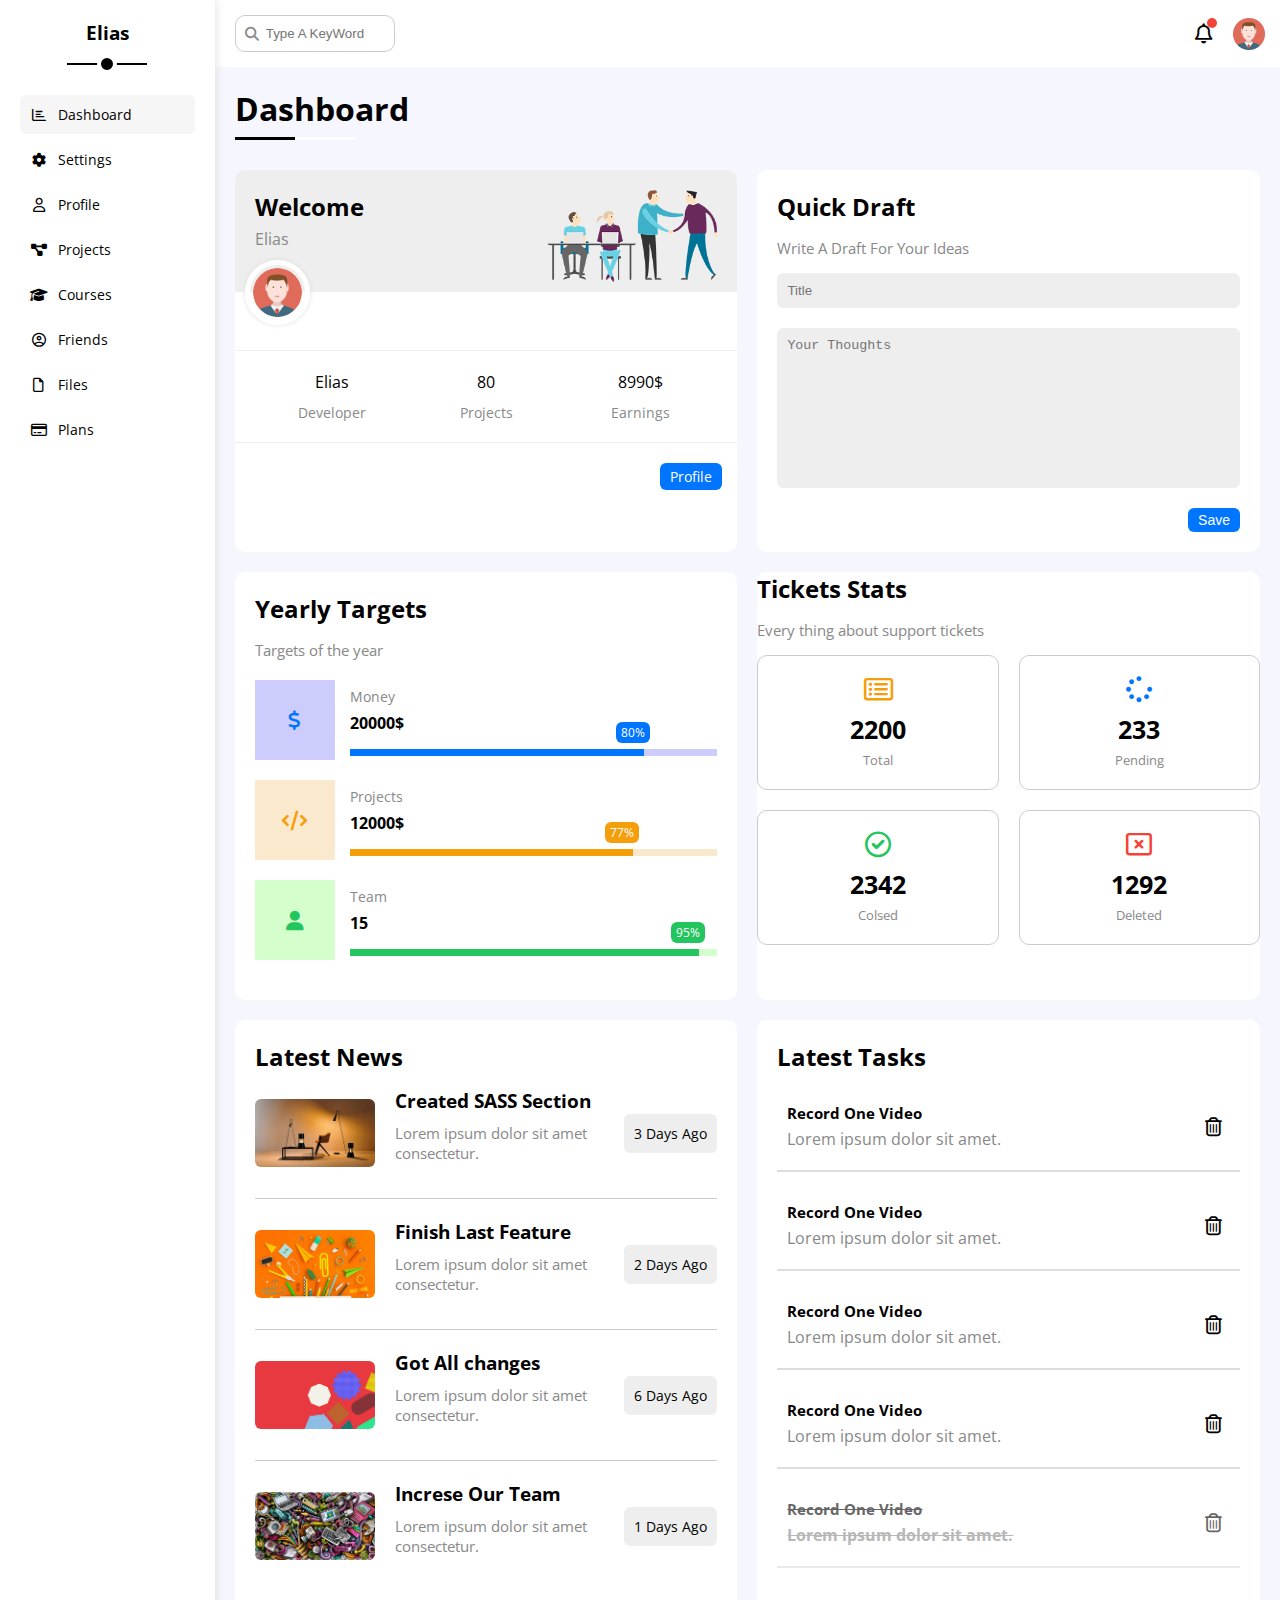
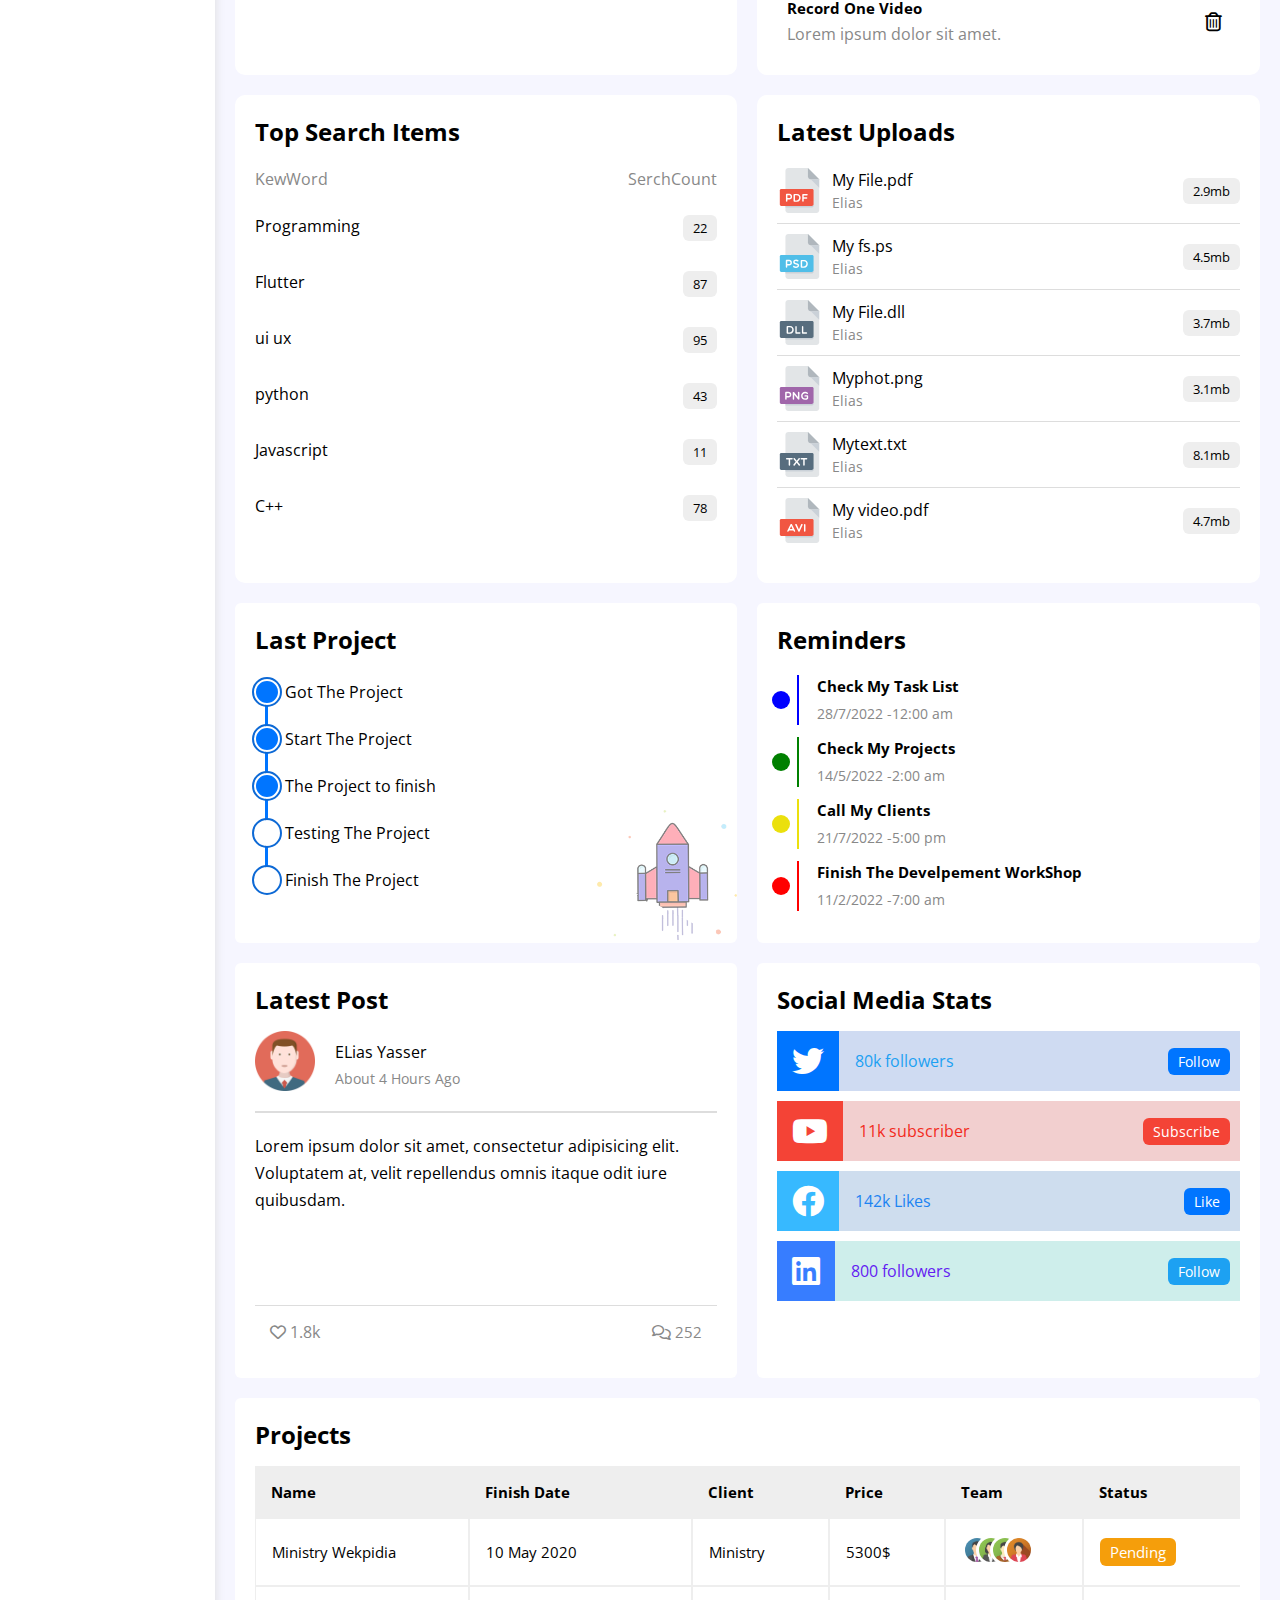
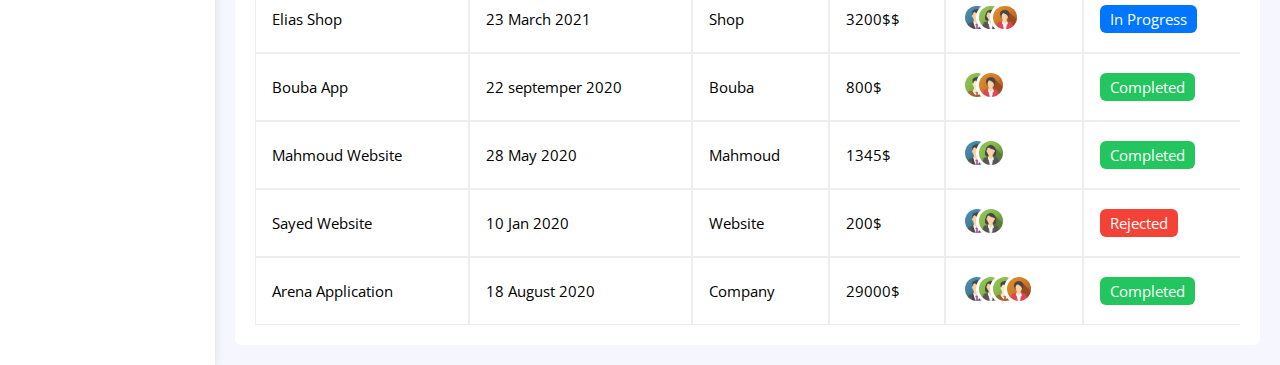
<file: index.html>
<!DOCTYPE html>
<html lang="en">
  <head>
    <meta charset="UTF-8" />
    <meta http-equiv="X-UA-Compatible" content="IE=edge" />
    <meta name="viewport" content="width=device-width, initial-scale=1.0" />
    <title>Dashboard</title>
    <link rel="stylesheet" href="css/all.min.css" />
    <link rel="stylesheet" href="css/framework.css" />
    <link rel="stylesheet" href="css/master.css" />
    <link rel="preconnect" href="https://fonts.googleapis.com" />
    <link rel="preconnect" href="https://fonts.gstatic.com" crossorigin />
    <link href="https://fonts.googleapis.com/css2?family=Open+Sans:wght@300;500&display=swap" rel="stylesheet" />
  </head>
  <body>
      <div class="page d-flex">
        <div class="sidebar p-10 bg-white p-20 p-relative" >
          <h3 class="p-relative txt-c mt-0">Elias</h3>
          <ul class="links">
            <li>
              <a class="active d-flex align-center fs-14 c-black rad-6 p-10" href="index.html">
                <i class="fa-regular fa-chart-bar fa-fw"></i>
                <span>Dashboard</span>
              </a>
            </li>
          
            <li>
              <a href="settings.html" class="d-flex align-center fs-14 c-black rad-6 p-10">
                <i class="fa-solid fa-gear fa-fw"></i>
                <span>Settings</span>
              </a>
            </li>
            <li>
              <a href="profile.html" class="d-flex align-center fs-14 c-black rad-6 p-10">
                <i class="fa-regular fa-user fa-fw"></i>
                <span>Profile</span>
              </a>
            </li>
            <li>
              <a class="d-flex align-center fs-14 c-black rad-6 p-10" href="projects.html">
                
                <i class="fa-solid fa-diagram-project fa-fw"></i>
                <span>Projects</span>
              </a>
            </li>
            <li>
              <a href="courses.html" class="d-flex align-center fs-14 c-black rad-6 p-10">
                <i class="fa-solid fa-graduation-cap fa-fw"></i>
                <span>Courses</span>
              </a>
            </li>
            <li>
              <a class="d-flex align-center fs-14 c-black rad-6 p-10" href="friends.html">
                <i class="fa-regular fa-circle-user fa-fw"></i>
                <span>Friends</span>
              </a>
            </li>
            <li>
              <a href="files.html" class="d-flex align-center fs-14 c-black rad-6 p-10">
                <i class="fa-regular fa-file fa-fw"></i>
                <span>Files</span>
              </a>
            </li>
            <li>
              <a href="plans.html" class="d-flex align-center fs-14 c-black rad-6 p-10">
                <i class="fa-regular fa-credit-card fa-fw"></i>
                <span>Plans</span>
              </a>
            </li>
          </ul>
        </div>
        <div class="content w-full">
          <!-- start head -->
           <div class="head bg-white p-15 between-flex">
            <div class="search p-relative ">
              <input type="search" name="search" placeholder="Type A KeyWord" class="p-10">
            </div>
            <div class="icons d-flex align-center">
              <span class="p-relative notif">
                <i class="fa-regular fa-bell fa-lg"></i>
              </span>
              <img src="imgs/avatar.png" alt="">
            </div>
           </div>
          <!-- end head -->
           <h1 class="p-relative">Dashboard</h1>
           <div class="wrapper d-grid gap-20">
            <div class="welcome bg-white rad-10 txt-c-mobile block-mobile">
              <div class="intro p-20 d-flex space-between bg-eee">
                <div>
                  <h2 class="m-0">Welcome</h2>
                  <p class="c-grey mt-5">Elias</p>
                </div>
                <img src="imgs/welcome.png" alt="" class="hide-mobile">
              </div>
              <img class="avatar" src="imgs/avatar.png" alt="">
              <div class="body txt-c d-flex p-20 mt-20 mb-20 block-mobile p-relative">
                <div>Elias <span class="d-block c-grey fs-14 mt-10">Developer</span></div>
                <div>80 <span class="d-block c-grey fs-14 mt-10">Projects</span></div>
                <div>8990$ <span class="d-block c-grey fs-14 mt-10">Earnings</span></div>

              </div>
              <a href="profile.html" class="visit d-block fs-14 rad-6 bg-blue c-white w-fit btn-shape">Profile</a>
            </div> 
            <!-- quick draft -->
             <div class="quick-draft p-20 bg-white rad-10 ">
              <h2 class="mt-0 mb-15 ">Quick Draft</h2>
              <p class="c-grey fs-15">Write A Draft For Your Ideas</p>
              <form action="">
                <input type="text" placeholder="Title" class="d-block mb-20 w-full p-10 b-none bg-eee rad-6">
                <textarea name="" id="" placeholder="Your Thoughts" class="d-block mb-20 w-full p-10 b-none bg-eee rad-6"></textarea>
                <input type="submit" value="Save" class="save d-block fs-14 bg-blue c-white b-none w-fit btn-shape ">
              </form>
             </div>
            <!-- quick draft -->
             <!-- targets -->
              <div class="targets p-20 bg-white rad-10">

                <h2 class="mt-0 mb-15 ">Yearly Targets</h2>
                <p class="mt-0 mb-20 c-grey fs-15 mb-20">Targets of the year</p>
                
                <div class="target-row mb-20 blue d-flex align-center">
                  <div class="icon center-flex">
                    <i class="fa-solid fa-dollar-sign fa-lg c-blue "></i>
                  </div>
                  <div class="details">
                    <span class="fs-14 c-grey">Money</span>
                    <span class="d-block mt-5 mb-15 fw-bold">20000$</span>
                    <div class="progress p-relative">
                      <span class="bg-blue  blue" style="width: 80%;">
                        <span class="bg-blue">80%</span>
                      </span>
                    </div>
                  </div>
                </div>
                <div class="target-row mb-20 orange d-flex align-center">
                  <div class="icon center-flex">
                    <i class="fa-solid fa-code fa-lg c-orange "></i>
                  </div>
                  <div class="details">
                    <span class="fs-14 c-grey">Projects</span>
                    <span class="d-block mt-5 mb-15 fw-bold">12000$</span>
                    <div class="progress p-relative">
                      <span class="bg-orange  orange" style="width: 77%;">
                        <span class="bg-orange">77%</span>
                      </span>
                    </div>
                  </div>
                </div>
                <div class="target-row mb-20 green d-flex align-center">
                  <div class="icon center-flex">
                    <i class="fa-solid fa-user fa-lg c-green "></i>
                  </div>
                  <div class="details">
                    <span class="fs-14 c-grey">Team</span>
                    <span class="d-block mt-5 mb-15 fw-bold">15</span>
                    <div class="progress p-relative">
                      <span class="bg-green green" style="width: 95%;">
                        <span class="bg-green">95%</span>
                      </span>
                    </div>
                  </div>
                </div>
              </div>
             <!-- targets -->
              <!-- tickets -->
               <div class="teckets  bg-white rad-10">
                <h2 class="mt-0 mb-15 ">Tickets Stats</h2>
                <p class="mt-0 mb-15 c-grey fs-15">Every thing about support tickets</p>
                <div class="d-flex txt-c gap-20 f-wrap">
                  <div class="box p-20 rad-10 fs-13 c-grey">
                    <i class="fa-regular fa-rectangle-list fa-2x mb-10 c-orange"></i>
                    <span class="d-block c-black fw-bold fs-25 mb-5">2200</span>
                    Total
                  </div>
                  <div class="box p-20 rad-10 fs-13 c-grey">
                    <i class="fa-solid fa-spinner fa-2x mb-10 c-blue"></i>
                    <span class="d-block c-black fw-bold fs-25 mb-5">233</span>
                    Pending
                  </div>
                  <div class="box p-20 rad-10 fs-13 c-grey">
                    <i class="fa-regular fa-circle-check fa-2x mb-10 c-green"></i>
                    <span class="d-block c-black fw-bold fs-25 mb-5">2342</span>
                    Colsed
                  </div>
                  <div class="box p-20 rad-10 fs-13 c-grey">
                    <i class="fa-regular fa-rectangle-xmark fa-2x mb-10 c-red"></i>
                    <span class="d-block c-black fw-bold fs-25 mb-5">1292</span>
                    Deleted
                  </div>
                </div>
               </div>
              <!-- tickets -->
                <!-- latest news -->
                 <div class="latest p-20 bg-white rad-10">
                  <h2 class="mt-0 mb-15 ">Latest News</h2>
                  <div class="news-row d-flex align-center">
                    <img src="imgs/news-01.png" alt="">
                  <div class="txt">
                    <h3 class="m-0 mb-10 ">Created SASS Section</h3>
                    <p class="c-grey fs-15 mt-0">Lorem ipsum dolor sit amet consectetur.</p>
                  </div>
                  <div class="label">3 Days Ago</div>
                  </div>
                  <div class="news-row d-flex align-center">
                    <img src="imgs/news-02.png" alt="">
                  <div class="txt">
                    <h3 class="m-0 mb-10 ">Finish Last Feature</h3>
                    <p class="c-grey fs-15 mt-0">Lorem ipsum dolor sit amet consectetur.</p>
                  </div>
                  <div class="label">2 Days Ago</div>
                  </div>
                  <div class="news-row d-flex align-center">
                    <img src="imgs/news-03.png" alt="">
                  <div class="txt">
                    <h3 class="m-0 mb-10 ">Got All changes</h3>
                    <p class="c-grey fs-15 mt-0">Lorem ipsum dolor sit amet consectetur.</p>
                  </div>
                  <div class="label">6 Days Ago</div>
                  </div>
                  <div class="news-row d-flex align-center">
                    <img src="imgs/news-04.png" alt="">
                  <div class="txt">
                    <h3 class="m-0 mb-10 ">Increse Our Team</h3>
                    <p class="c-grey fs-15 mt-0">Lorem ipsum dolor sit amet consectetur.</p>
                  </div>
                  <div class="label ">1 Days Ago</div>
                  </div>
                <!-- latest news -->
                 <!-- Tasks -->
        
                 <!-- Tasks -->
                </div>
                 <!-- tasks -->

                <div class="tasks  p-20 bg-white rad-10">
                  <h2 class="mt-0 mb-20">Latest Tasks</h2>
                  <div class="task-row  between-flex p-10 mb-20">
                    <div class="info">
                      <h3 class="mt-0 mb-5 fs-15">Record One Video</h3>
                      <p class="m-0 c-grey">Lorem ipsum dolor sit amet.</p>
                    </div>
                    <i class="fa-regular fa-trash-can delete"></i>
                  </div>
                  <div class="task-row  between-flex p-10 mb-20">
                    <div class="info">
                      <h3 class="mt-0 mb-5 fs-15">Record One Video</h3>
                      <p class="m-0 c-grey">Lorem ipsum dolor sit amet.</p>
                    </div>
                    <i class="fa-regular fa-trash-can delete"></i>
                  </div>
                  <div class="task-row  between-flex p-10 mb-20">
                    <div class="info">
                      <h3 class="mt-0 mb-5 fs-15">Record One Video</h3>
                      <p class="m-0 c-grey">Lorem ipsum dolor sit amet.</p>
                    </div>
                    <i class="fa-regular fa-trash-can delete"></i>
                  </div>
                  <div class="task-row  between-flex p-10 mb-20">
                    <div class="info">
                      <h3 class="mt-0 mb-5 fs-15">Record One Video</h3>
                      <p class="m-0 c-grey">Lorem ipsum dolor sit amet.</p>
                    </div>
                    <i class="fa-regular fa-trash-can delete"></i>
                  </div>
                  <div class="task-row done between-flex p-10 mb-20">
                    <div class="info">
                      <h3 class="mt-0 mb-5 fs-15">Record One Video</h3>
                      <p class="m-0 c-grey">Lorem ipsum dolor sit amet.</p>
                    </div>
                    <i class="fa-regular fa-trash-can delete "></i>
                  </div>
                  <div class="task-row  between-flex p-10 ">
                    <div class="info">
                      <h3 class="mt-0 mb-5 fs-15">Record One Video</h3>
                      <p class="m-0 c-grey">Lorem ipsum dolor sit amet.</p>
                    </div>
                    <i class="fa-regular fa-trash-can delete"></i>
                  </div>
                  
                </div>
                 <!-- tasks -->
                  <!-- top words searched -->
                   <div class="search p-20 bg-white rad-10">
                    <h2 class="mt-0 mb-20">Top Search Items</h2>
                    <div class="items-head d-flex space-between c-grey mb-10">
                      <div>KewWord</div>
                      <div>SerchCount</div>

                    </div>
                    <div class="items d-flex space-between pt-15 pb-15">
                      <span>Programming</span>
                      <span class="bg-eee fs-13 btn-shape">22</span>
                    </div>
                    <div class="items d-flex space-between pt-15 pb-15">
                      <span>Flutter</span>
                      <span class="bg-eee fs-13 btn-shape">87</span>
                    </div>
                    <div class="items d-flex space-between pt-15 pb-15">
                      <span>ui ux</span>
                      <span class="bg-eee fs-13 btn-shape">95</span>
                    </div>
                    <div class="items d-flex space-between pt-15 pb-15">
                      <span>python</span>
                      <span class="bg-eee fs-13 btn-shape">43</span>
                    </div>
                    <div class="items d-flex space-between pt-15 pb-15">
                      <span>Javascript</span>
                      <span class="bg-eee fs-13 btn-shape">11</span>
                    </div>
                    <div class="items d-flex space-between pt-15 pb-15">
                      <span>C++</span>
                      <span class="bg-eee fs-13 btn-shape">78</span>
                    </div>
                   </div>
                  <!-- top words searched -->
                   <!-- Latest Uploads -->
                    <div class="uploads  p-20 bg-white rad-10">
                      <h2 class="mt-0 mb-20">Latest Uploads</h2>
                      <ul class="m-0">
                        <li class="between-flex pb-10 mb-10">
                          <div class="d-flex align-center">
                            <img src="imgs/pdf.svg" class="mr-10" alt="">
                            <div>
                              <span class="d-block">My File.pdf</span>
                              <span class="fs-14 c-grey">Elias</span>
                            </div>
                          </div>
                          <div class="bg-eee btn-shape fs-13">
                            2.9mb
                          </div>
                        </li>
                        <li class="between-flex pb-10 mb-10">
                          <div class="d-flex align-center">
                            <img src="imgs/psd.svg" class="mr-10" alt="">
                            <div>
                              <span class="d-block">My fs.ps</span>
                              <span class="fs-14 c-grey">Elias</span>
                            </div>
                          </div>
                          <div class="bg-eee btn-shape fs-13">
                            4.5mb
                          </div>
                        </li>
                        <li class="between-flex pb-10 mb-10">
                          <div class="d-flex align-center">
                            <img src="imgs/dll.svg" class="mr-10" alt="">
                            <div>
                              <span class="d-block">My File.dll</span>
                              <span class="fs-14 c-grey">Elias</span>
                            </div>
                          </div>
                          <div class="bg-eee btn-shape fs-13">
                            3.7mb
                          </div>
                        </li>
                        <li class="between-flex pb-10 mb-10">
                          <div class="d-flex align-center">
                            <img src="imgs/png.svg" class="mr-10" alt="">
                            <div>
                              <span class="d-block">Myphot.png</span>
                              <span class="fs-14 c-grey">Elias</span>
                            </div>
                          </div>
                          <div class="bg-eee btn-shape fs-13">
                            3.1mb
                          </div>
                        </li>
                        <li class="between-flex pb-10 mb-10">
                          <div class="d-flex align-center">
                            <img src="imgs/txt.svg" class="mr-10" alt="">
                            <div>
                              <span class="d-block">Mytext.txt</span>
                              <span class="fs-14 c-grey">Elias</span>
                            </div>
                          </div>
                          <div class="bg-eee btn-shape fs-13">
                            8.1mb
                          </div>
                        </li>
                        <li class="between-flex pb-10 mb-10">
                          <div class="d-flex align-center">
                            <img src="imgs/avi.svg" class="mr-10" alt="">
                            <div>
                              <span class="d-block">My video.pdf</span>
                              <span class="fs-14 c-grey">Elias</span>
                            </div>
                          </div>
                          <div class="bg-eee btn-shape fs-13">
                            4.7mb
                          </div>
                        </li>
                      </ul>
                    </div>
                   <!-- Latest Uploads -->
                    <!-- last project -->
                     <div class="last-project p-20 rad-6 bg-white p-relative">
                      <h2 class="mt-0 mb-20 ">Last Project</h2>
                      <ul class="m-0 p-relative">
                        <li class="mt-25 d-flex align-center done">Got The Project</li>
                        <li class="mt-25 d-flex align-center done">Start The Project</li>
                        <li class="mt-25 d-flex align-center done"> The Project to finish</li>
                        <li class="mt-25 d-flex align-center current">Testing The Project</li>
                        <li class="mt-25 d-flex align-center ">Finish The Project </li>
                        
                      </ul>
                      <img src="imgs/project.png" class="launch hide-mobile" alt="">
                      
                     </div>
                    <!-- last project -->
                     <!-- reminders -->
                      <div class="reminders p-20 rad-6 bg-white p-relative">
                        <h2 class="mt-0 mb-20">Reminders</h2>
                        <div class="row blue p-relative">
                          <h3 class="fs-15">Check My Task List</h3>
                          <p class="fs-14 c-grey">28/7/2022 -12:00 am</p>
                        </div>
                        <div class="row green p-relative">
                          <h3 class="fs-15 ">Check My Projects</h3>
                          <p class="fs-14 c-grey">14/5/2022 -2:00 am</p>
                        </div>
                        <div class="row yellow p-relative">
                          <h3 class="fs-15">Call My Clients</h3>
                          <p class="fs-14 c-grey">21/7/2022 -5:00 pm</p>
                        </div>
                        <div class="row red p-relative">
                          <h3 class="fs-15">Finish The Develpement WorkShop</h3>
                          <p class="fs-14 c-grey">11/2/2022 -7:00 am</p>
                        </div>
                        
                      </div>
                     <!-- reminders -->
                      <!-- Latest Post -->
                      <div class="latest p-20 rad-6 bg-white ">
                        <h2 class="mt-0 mb-15">Latest Post</h2>
                        <div class="head d-flex align-center ">
                          <img src="imgs/avatar.png" alt="">
                          <div class="txt">
                            <p >ELias Yasser</p>
                            <p class="fs-14 c-grey">About 4 Hours Ago</p>
                          </div>
                        </div>
                        <div class="body txt-c-mobile">
                          Lorem ipsum dolor sit amet, consectetur adipisicing elit. Voluptatem at, velit repellendus omnis itaque  odit iure quibusdam.
                        </div>
                        <div class="footer between-flex p-15">
                          <div class="fs-20 c-grey">
                            <i class="fa-regular fa-heart"></i>
                            <span >1.8k</span>
                          </div>
                          <div class="fs-15 c-grey">
                            <i class="fa-regular fa-comments"></i>
                            <span>252</span>
                          </div>
                        </div>
                      </div>
                      <!-- Latest Post -->
                       <!-- Social Media -->
                        <div class="socials p-20 rad-6 bg-white">
                          <h2 class="mt-0 mb-15">Social Media Stats</h2>
                          <div class="box  twitter mb-10 between-flex">
                            <i class="fa-brands fa-twitter fa-2x c-white twitter h-full center-flex p-15 "></i>
                            <span>80k followers</span>
                            <a href="" class="btn-shape bg-blue c-white fs-14 mr-10">Follow</a>
                          </div>
                          <div class="box  youtube mb-10 between-flex">
                            <i class="fa-brands fa-youtube fa-2x c-white youtube h-full center-flex p-15 "></i>
                            <span>11k subscriber</span>
                            <a href="" class="btn-shape bg-red c-white fs-14 mr-10">Subscribe</a>
                          </div>
                          <div class="box  facebook mb-10 between-flex">
                            <i class="fa-brands fa-facebook fa-2x c-white facebook h-full center-flex p-15 "></i>
                            <span>142k Likes</span>
                            <a href="" class="btn-shape bg-blue c-white fs-14 mr-10">Like</a>
                          </div>
                          <div class="box  linkedin between-flex">
                            <i class="fa-brands fa-linkedin fa-2x c-white linkedin h-full center-flex p-15 "></i>
                            <span>800 followers</span>
                            <a href="" class="btn-shape  c-white fs-14 mr-10">Follow</a>
                          </div>
                        </div>
                       <!-- Social Media -->
                      
        
          </div>
          <!-- Prjects -->
          <div class="projects  p-20 rad-6 bg-white m-20">
            <h2 class="mt-0 mb-15">Projects</h2>
            <div class="responsive-table">

            <table class="w-full fs-15">
              <thead class="bg-eee fw-bold ">
                <tr>
                  <td>Name</td>
                  <td>Finish Date</td>
                  <td>Client</td>
                  <td>Price</td>
                  <td>Team</td>
                  <td>Status</td>
                </tr>
              </thead>
              <tbody>
                <tr>
                  <td>Ministry Wekpidia</td>
                  <td>10 May 2020</td>
                  <td>Ministry</td>
                  <td>5300$</td>
                  <td>
                    <img src="imgs/team-01.png" alt="">
                    <img src="imgs/team-02.png" alt="">
                    <img src="imgs/team-03.png" alt="">
                    <img src="imgs/team-04.png" alt="">
                  </td>
                  <td><span href="" class="bg-orange c-white btn-shape label">Pending</span></td>
                </tr>
                <tr>
                  <td>Elias Shop</td>
                  <td>23 March 2021</td>
                  <td>Shop</td>
                  <td>3200$$</td>
                  <td>
                    <img src="imgs/team-01.png" alt="">
                    <img src="imgs/team-02.png" alt="">
                    <img src="imgs/team-04.png" alt="">
                  </td>
                  <td><span href="" class="bg-blue c-white btn-shape label">In Progress</span></td>
                </tr>
                <tr>
                  <td>Bouba App</td>
                  <td>22 septemper 2020</td>
                  <td>Bouba</td>
                  <td>800$</td>
                  <td>
                    <img src="imgs/team-03.png" alt="">
                    <img src="imgs/team-04.png" alt="">
                  </td>
                  <td><span href="" class="bg-green c-white btn-shape label">Completed</span></td>
                </tr>
                <tr>
                  <td>Mahmoud Website</td>
                  <td>28 May 2020</td>
                  <td>Mahmoud </td>
                  <td>1345$</td>
                  <td>
                    <img src="imgs/team-01.png" alt="">
                    <img src="imgs/team-02.png" alt="">
                  </td>
                  <td><span href="" class="bg-green c-white btn-shape label">Completed</span></td>
                </tr>
                <tr>
                  <td>Sayed Website</td>
                  <td>10 Jan 2020</td>
                  <td>Website</td>
                  <td>200$</td>
                  <td>
                    <img src="imgs/team-01.png" alt="">
                    <img src="imgs/team-02.png" alt="">
                  </td>
                  <td><span href="" class="bg-red c-white btn-shape label">Rejected</span></td>
                </tr>
                      <tr>
                  <td>Arena Application</td>
                  <td>18 August 2020</td>
                  <td>Company</td>
                  <td>29000$</td>
                  <td>
                    <img src="imgs/team-01.png" alt="">
                    <img src="imgs/team-02.png" alt="">
                    <img src="imgs/team-03.png" alt="">
                    <img src="imgs/team-04.png" alt="">
                  </td>
                  <td><span href="" class="bg-green c-white btn-shape label">Completed</span></td>
                </tr>
              </tbody>
            </table>

          </div>
           </div>
          <!-- Prjects -->

        </div>


  </body>
</html>
</file>
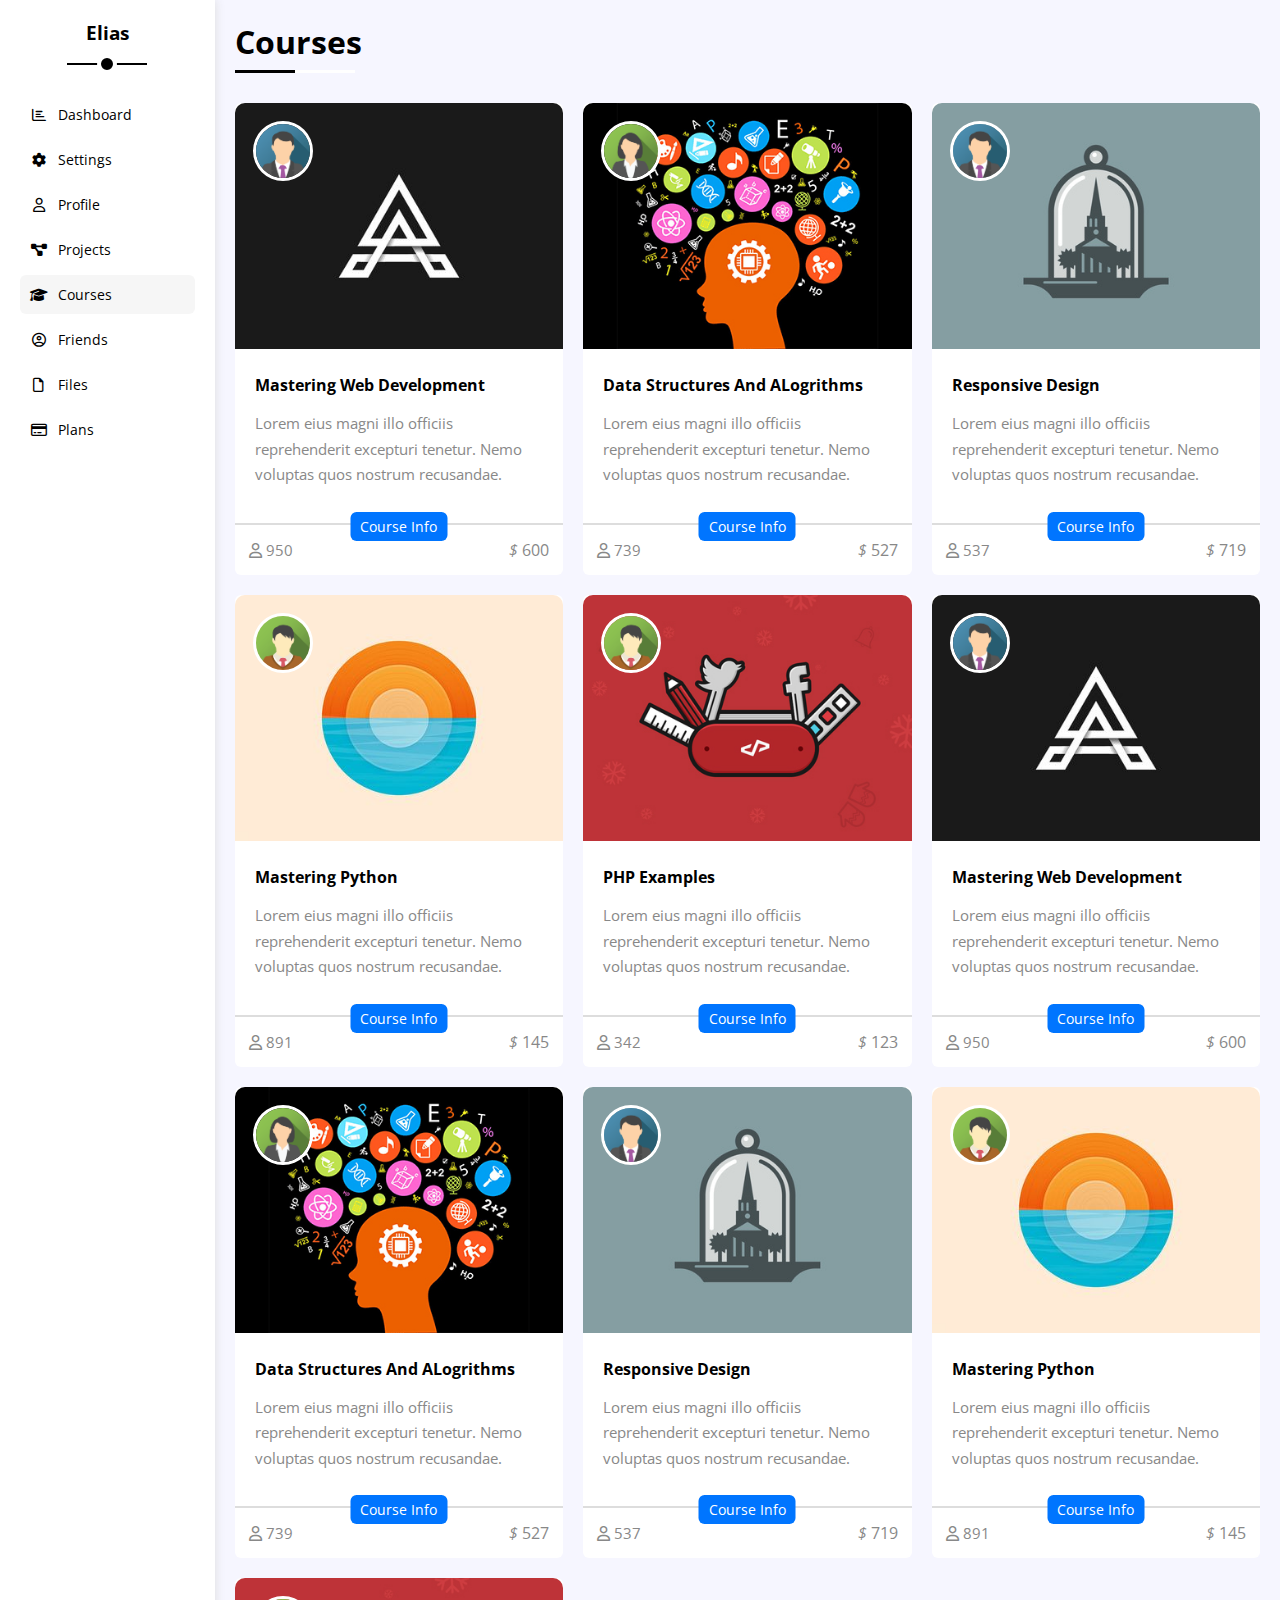
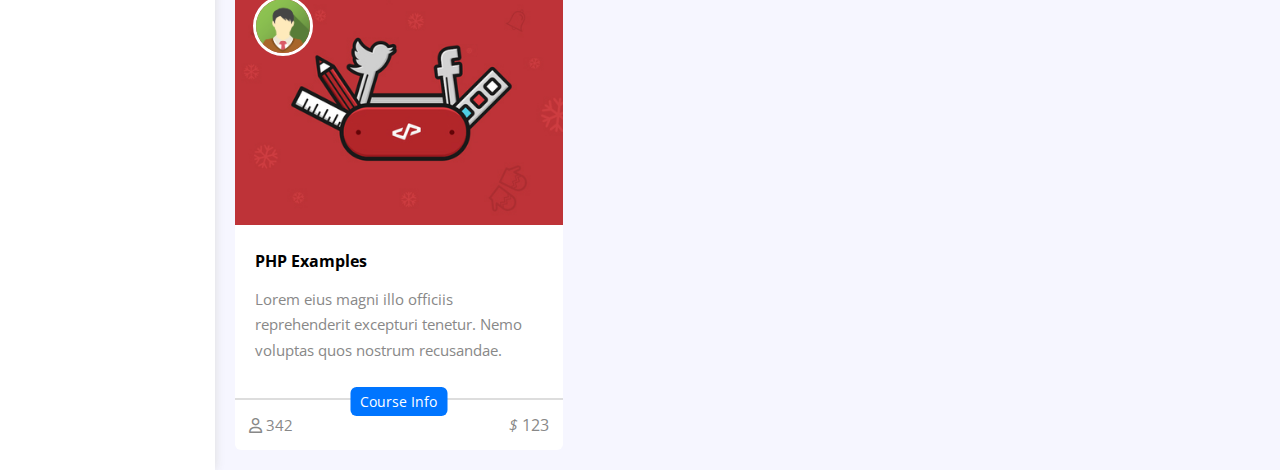
<file: courses.html>
<!DOCTYPE html>
<html lang="en">
  <head>
    <meta charset="UTF-8" />
    <meta http-equiv="X-UA-Compatible" content="IE=edge" />
    <meta name="viewport" content="width=device-width, initial-scale=1.0" />
    <title>Courses</title>
    <link rel="stylesheet" href="css/all.min.css" />
    <link rel="stylesheet" href="css/framework.css" />
    <link rel="stylesheet" href="css/master.css" />
    <link rel="preconnect" href="https://fonts.googleapis.com" />
    <link rel="preconnect" href="https://fonts.gstatic.com" crossorigin />
    <link href="https://fonts.googleapis.com/css2?family=Open+Sans:wght@300;500&display=swap" rel="stylesheet" />
  </head>
  <body>
      <div class="page d-flex">
        <div class="sidebar p-10 bg-white p-20 p-relative" >
          <h3 class="p-relative txt-c mt-0">Elias</h3>
          <ul class="links">
            <li>
              <a class="d-flex align-center fs-14 c-black rad-6 p-10" href="index.html">
                <i class="fa-regular fa-chart-bar fa-fw"></i>
                <span>Dashboard</span>
              </a>
            </li>
          
            <li>
              <a href="settings.html" class="d-flex align-center fs-14 c-black rad-6 p-10">
                <i class="fa-solid fa-gear fa-fw"></i>
                <span>Settings</span>
              </a>
            </li>
            <li>
              <a href="profile.html" class="d-flex align-center fs-14 c-black rad-6 p-10">
                <i class="fa-regular fa-user fa-fw"></i>
                <span>Profile</span>
              </a>
            </li>
            <li>
              <a class="d-flex align-center fs-14 c-black rad-6 p-10" href="projects.html ">
                <i class="fa-solid fa-diagram-project fa-fw"></i>
                <span>Projects</span>
              </a>
            </li>
            <li>
              <a href="courses.html" class="active  d-flex align-center fs-14 c-black rad-6 p-10">
                <i class="fa-solid fa-graduation-cap fa-fw"></i>
                <span>Courses</span>
              </a>
            </li>
            <li>
              <a class="d-flex align-center fs-14 c-black rad-6 p-10" href="friends.html">
                <i class="fa-regular fa-circle-user fa-fw"></i>
                <span>Friends</span>
              </a>
            </li>
            <li>
              <a href="files.html" class="d-flex align-center fs-14 c-black rad-6 p-10">
                <i class="fa-regular fa-file fa-fw"></i>
                <span>Files</span>
              </a>
            </li>
            <li>
              <a href="plans.html" class="d-flex align-center fs-14 c-black rad-6 p-10">
                <i class="fa-regular fa-credit-card fa-fw"></i>
                <span>Plans</span>
              </a>
            </li>
          </ul>
        </div>

        <div class="content w-full">
          <h1 class="p-relative">Courses</h1>      
          <div class="courses d-grid gap-20 m-20">
            
            <div class="bg-white rad-6  card rad-6 p-relative">
              <div class="card-top ">
                <img src="imgs/course-01.jpg" alt="">
                <img src="imgs/team-01.png" alt="">
              </div>
              <div class="card-body p-20 ">
                <h4 class="m-0  fs-20">Mastering Web Development</h4>
                <p class="c-grey fs-15 l-height">Lorem  eius magni illo officiis reprehenderit excepturi tenetur. Nemo voluptas quos nostrum recusandae.</p>
              </div>
              <div class="card-info  between-flex p-relative">
                <a href="#" class="c-white bg-blue  rad-6 fs-14">Course Info</a>
                <span class="fs-15 c-grey">
                  <i class="fa-regular fa-user"></i>
                  950
                </span>
                <span class=" c-grey">
                  <i class="fa-dollar-sign"></i>
                  600
                </span>
              </div>
            </div>
            <div class="bg-white rad-6  card rad-6 p-relative">
              <div class="card-top ">
                <img src="imgs/course-02.jpg" alt="">
                <img src="imgs/team-02.png" alt="">
              </div>
              <div class="card-body p-20 ">
                <h4 class="m-0  fs-20">Data Structures And ALogrithms</h4>
                <p class="c-grey fs-15 l-height">Lorem  eius magni illo officiis reprehenderit excepturi tenetur. Nemo voluptas quos nostrum recusandae.</p>
              </div>
              <div class="card-info  between-flex p-relative">
                <a href="#" class="c-white bg-blue  rad-6 fs-14">Course Info</a>
                <span class="fs-15 c-grey">
                  <i class="fa-regular fa-user"></i>
                  739
                </span>
                <span class=" c-grey">
                  <i class="fa-dollar-sign"></i>
                  527
                </span>
              </div>
            </div>
            <div class="bg-white rad-6  card rad-6 p-relative">
              <div class="card-top ">
                <img src="imgs/course-04.jpg" alt="">
                <img src="imgs/team-01.png" alt="">
              </div>
              <div class="card-body p-20 ">
                <h4 class="m-0  fs-20">Responsive Design</h4>
                <p class="c-grey fs-15 l-height">Lorem  eius magni illo officiis reprehenderit excepturi tenetur. Nemo voluptas quos nostrum recusandae.</p>
              </div>
              <div class="card-info  between-flex p-relative">
                <a href="#" class="c-white bg-blue  rad-6 fs-14">Course Info</a>
                <span class="fs-15 c-grey">
                  <i class="fa-regular fa-user"></i>
                  537
                </span>
                <span class=" c-grey">
                  <i class="fa-dollar-sign"></i>
                  719
                </span>
              </div>
            </div>
            <div class="bg-white rad-6  card rad-6 p-relative">
              <div class="card-top ">
                <img src="imgs/course-03.jpg" alt="">
                <img src="imgs/team-03.png" alt="">
              </div>
              <div class="card-body p-20 ">
                <h4 class="m-0  fs-20">Mastering Python</h4>
                <p class="c-grey fs-15 l-height">Lorem  eius magni illo officiis reprehenderit excepturi tenetur. Nemo voluptas quos nostrum recusandae.</p>
              </div>
              <div class="card-info  between-flex p-relative">
                <a href="#" class="c-white bg-blue  rad-6 fs-14">Course Info</a>
                <span class="fs-15 c-grey">
                  <i class="fa-regular fa-user"></i>
                  891
                </span>
                <span class=" c-grey">
                  <i class="fa-dollar-sign"></i>
                  145
                </span>
              </div>
            </div>
            <div class="bg-white rad-6  card rad-6 p-relative">
              <div class="card-top ">
                <img src="imgs/course-05.jpg" alt="">
                <img src="imgs/team-03.png" alt="">
              </div>
              <div class="card-body p-20 ">
                <h4 class="m-0  fs-20">PHP Examples</h4>
                <p class="c-grey fs-15 l-height">Lorem  eius magni illo officiis reprehenderit excepturi tenetur. Nemo voluptas quos nostrum recusandae.</p>
              </div>
              <div class="card-info  between-flex p-relative">
                <a href="#" class="c-white bg-blue  rad-6 fs-14">Course Info</a>
                <span class="fs-15 c-grey">
                  <i class="fa-regular fa-user"></i>
                  342
                </span>
                <span class=" c-grey">
                  <i class="fa-dollar-sign"></i>
                  123
                </span>
              </div>
            </div>


            <div class="bg-white rad-6  card rad-6 p-relative">
              <div class="card-top ">
                <img src="imgs/course-01.jpg" alt="">
                <img src="imgs/team-01.png" alt="">
              </div>
              <div class="card-body p-20 ">
                <h4 class="m-0  fs-20">Mastering Web Development</h4>
                <p class="c-grey fs-15 l-height">Lorem  eius magni illo officiis reprehenderit excepturi tenetur. Nemo voluptas quos nostrum recusandae.</p>
              </div>
              <div class="card-info  between-flex p-relative">
                <a href="#" class="c-white bg-blue  rad-6 fs-14">Course Info</a>
                <span class="fs-15 c-grey">
                  <i class="fa-regular fa-user"></i>
                  950
                </span>
                <span class=" c-grey">
                  <i class="fa-dollar-sign"></i>
                  600
                </span>
              </div>
            </div>
            <div class="bg-white rad-6  card rad-6 p-relative">
              <div class="card-top ">
                <img src="imgs/course-02.jpg" alt="">
                <img src="imgs/team-02.png" alt="">
              </div>
              <div class="card-body p-20 ">
                <h4 class="m-0  fs-20">Data Structures And ALogrithms</h4>
                <p class="c-grey fs-15 l-height">Lorem  eius magni illo officiis reprehenderit excepturi tenetur. Nemo voluptas quos nostrum recusandae.</p>
              </div>
              <div class="card-info  between-flex p-relative">
                <a href="#" class="c-white bg-blue  rad-6 fs-14">Course Info</a>
                <span class="fs-15 c-grey">
                  <i class="fa-regular fa-user"></i>
                  739
                </span>
                <span class=" c-grey">
                  <i class="fa-dollar-sign"></i>
                  527
                </span>
              </div>
            </div>
            <div class="bg-white rad-6  card rad-6 p-relative">
              <div class="card-top ">
                <img src="imgs/course-04.jpg" alt="">
                <img src="imgs/team-01.png" alt="">
              </div>
              <div class="card-body p-20 ">
                <h4 class="m-0  fs-20">Responsive Design</h4>
                <p class="c-grey fs-15 l-height">Lorem  eius magni illo officiis reprehenderit excepturi tenetur. Nemo voluptas quos nostrum recusandae.</p>
              </div>
              <div class="card-info  between-flex p-relative">
                <a href="#" class="c-white bg-blue  rad-6 fs-14">Course Info</a>
                <span class="fs-15 c-grey">
                  <i class="fa-regular fa-user"></i>
                  537
                </span>
                <span class=" c-grey">
                  <i class="fa-dollar-sign"></i>
                  719
                </span>
              </div>
            </div>
            <div class="bg-white rad-6  card rad-6 p-relative">
              <div class="card-top ">
                <img src="imgs/course-03.jpg" alt="">
                <img src="imgs/team-03.png" alt="">
              </div>
              <div class="card-body p-20 ">
                <h4 class="m-0  fs-20">Mastering Python</h4>
                <p class="c-grey fs-15 l-height">Lorem  eius magni illo officiis reprehenderit excepturi tenetur. Nemo voluptas quos nostrum recusandae.</p>
              </div>
              <div class="card-info  between-flex p-relative">
                <a href="#" class="c-white bg-blue  rad-6 fs-14">Course Info</a>
                <span class="fs-15 c-grey">
                  <i class="fa-regular fa-user"></i>
                  891
                </span>
                <span class=" c-grey">
                  <i class="fa-dollar-sign"></i>
                  145
                </span>
              </div>
            </div>
            <div class="bg-white rad-6  card rad-6 p-relative">
              <div class="card-top ">
                <img src="imgs/course-05.jpg" alt="">
                <img src="imgs/team-03.png" alt="">
              </div>
              <div class="card-body p-20 ">
                <h4 class="m-0  fs-20">PHP Examples</h4>
                <p class="c-grey fs-15 l-height">Lorem  eius magni illo officiis reprehenderit excepturi tenetur. Nemo voluptas quos nostrum recusandae.</p>
              </div>
              <div class="card-info  between-flex p-relative">
                <a href="#" class="c-white bg-blue  rad-6 fs-14">Course Info</a>
                <span class="fs-15 c-grey">
                  <i class="fa-regular fa-user"></i>
                  342
                </span>
                <span class=" c-grey">
                  <i class="fa-dollar-sign"></i>
                  123
                </span>
              </div>
            </div>



            


          </div>
          



          </div>



        
        </div>          
          </div>
  </body>
</html>
</file>
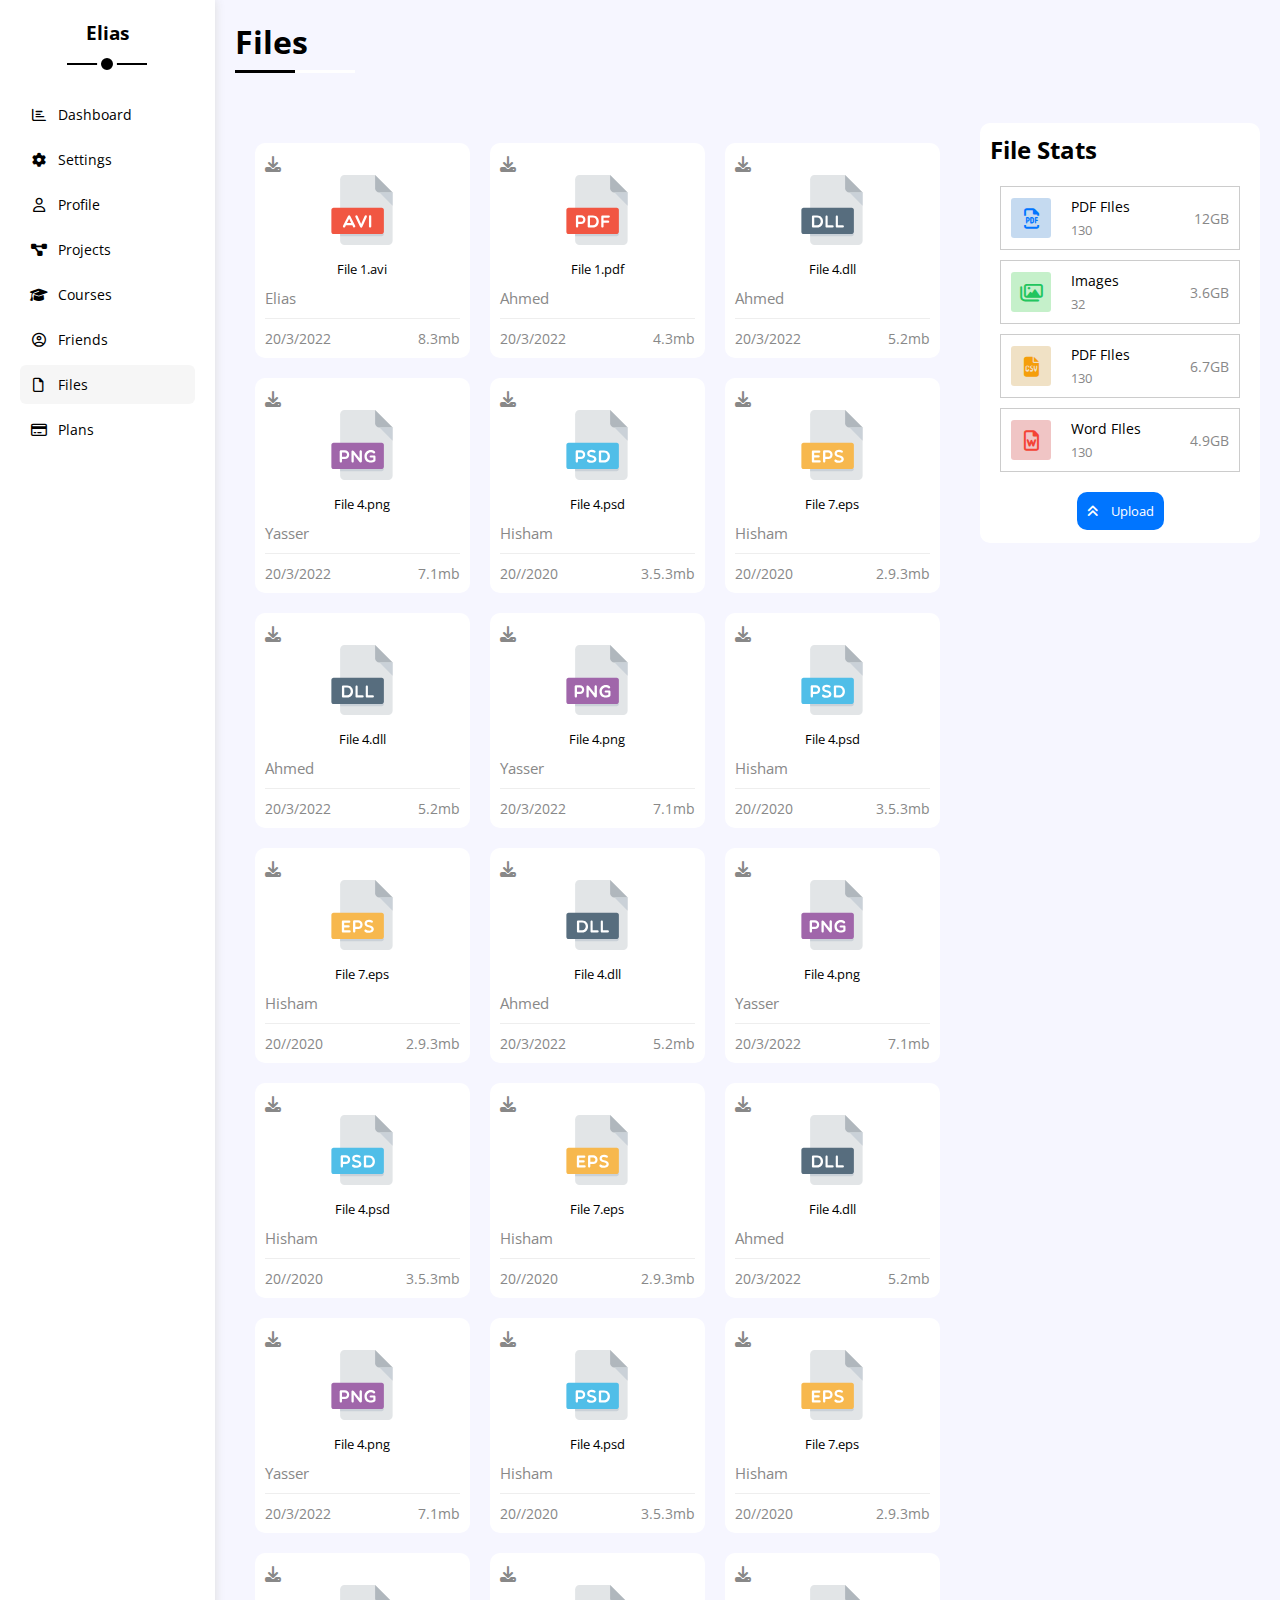
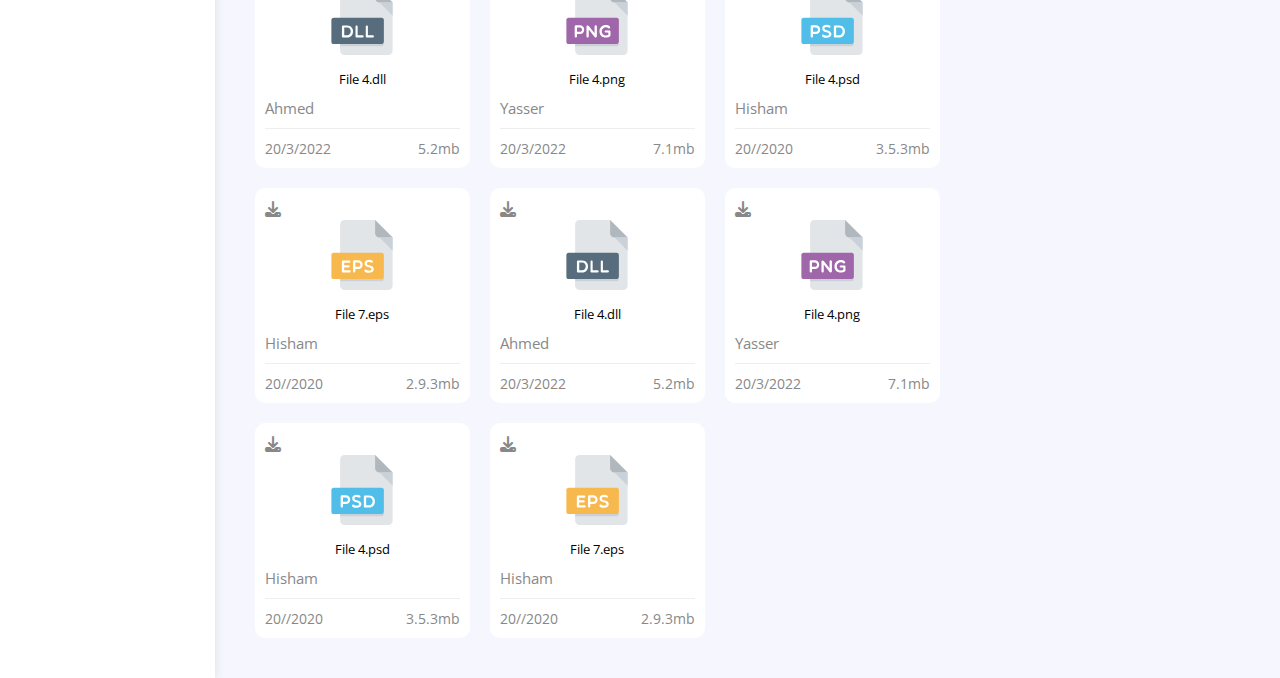
<file: files.html>
<!DOCTYPE html>
<html lang="en">
  <head>
    <meta charset="UTF-8" />
    <meta http-equiv="X-UA-Compatible" content="IE=edge" />
    <meta name="viewport" content="width=device-width, initial-scale=1.0" />
    <title>Files</title>
    <link rel="stylesheet" href="css/all.min.css" />
    <link rel="stylesheet" href="css/framework.css" />
    <link rel="stylesheet" href="css/master.css" />
    <link rel="preconnect" href="https://fonts.googleapis.com" />
    <link rel="preconnect" href="https://fonts.gstatic.com" crossorigin />
    <link href="https://fonts.googleapis.com/css2?family=Open+Sans:wght@300;500&display=swap" rel="stylesheet" />
  </head>
  <body>
      <div class="page d-flex">
        <div class="sidebar p-10 bg-white p-20 p-relative" >
          <h3 class="p-relative txt-c mt-0">Elias</h3>
          <ul class="links">
            <li>
              <a class=" d-flex align-center fs-14 c-black rad-6 p-10" href="index.html">
                <i class="fa-regular fa-chart-bar fa-fw"></i>
                <span>Dashboard</span>
              </a>
            </li>
          
            <li>
              <a href="settings.html" class="d-flex align-center fs-14 c-black rad-6 p-10">
                <i class="fa-solid fa-gear fa-fw"></i>
                <span>Settings</span>
              </a>
            </li>
            <li>
              <a href="profile.html" class="d-flex align-center fs-14 c-black rad-6 p-10">
                <i class="fa-regular fa-user fa-fw"></i>
                <span>Profile</span>
              </a>
            </li>
            <li>
              <a class="d-flex align-center fs-14 c-black rad-6 p-10" href="projects.html ">
                <i class="fa-solid fa-diagram-project fa-fw"></i>
                <span>Projects</span>
              </a>
            </li>
            <li>
              <a href="courses.html" class="d-flex align-center fs-14 c-black rad-6 p-10">
                <i class="fa-solid fa-graduation-cap fa-fw"></i>
                <span>Courses</span>
              </a>
            </li>
            <li>
              <a class="d-flex align-center fs-14 c-black rad-6 p-10" href="#">
                <i class="fa-regular fa-circle-user fa-fw"></i>
                <span>Friends</span>
              </a>
            </li>
            <li>
              <a href="files.html" class="active d-flex align-center fs-14 c-black rad-6 p-10">
                <i class="fa-regular fa-file fa-fw"></i>
                <span>Files</span>
              </a>
            </li>
            <li>
              <a href="plans.html" class="d-flex align-center fs-14 c-black rad-6 p-10">
                <i class="fa-regular fa-credit-card fa-fw"></i>
                <span>Plans</span>
              </a>
            </li>
          </ul>
        </div>

        <div class="content w-full">
          <h1 class="p-relative">Files</h1> 
          <div class="filepage d-flex gap-20 p-20">

            <div class="files p-20 d-grid gap-20 ">
              <div class="file bg-white rad-10 p-10">
                <div class="icon">
                  <i class="fa-solid fa-download c-grey"></i>
                </div>
                <div class="info border-bottom txt-c">
                  <img src="imgs/avi.svg " alt="" style="width: 70px; max-width: 100%;">
                  <span class="d-block fs-13 txt-c mt-10 mb-10">File 1.avi</span>
                  <span class="c-grey fs-15 mb-10 d-block txt-l">Elias</span>
                </div>
                <div class="footer c-grey between-flex fs-14 pt-10">
                  <span>20/3/2022</span>
                  <span>8.3mb</span>
                </div>

              </div>
              <div class="file bg-white rad-10 p-10">
                <div class="icon">
                  <i class="fa-solid fa-download c-grey"></i>
                </div>
                <div class="info border-bottom txt-c">
                  <img src="imgs/pdf.svg " alt="" style="width: 70px; max-width: 100%;">
                  <span class="d-block fs-13 txt-c mt-10 mb-10">File 1.pdf</span>
                  <span class="c-grey fs-15 mb-10 d-block txt-l">Ahmed</span>
                </div>
                <div class="footer c-grey between-flex fs-14 pt-10">
                  <span>20/3/2022</span>
                  <span>4.3mb</span>
                </div>

              </div>
              <div class="file bg-white rad-10 p-10">
                <div class="icon">
                  <i class="fa-solid fa-download c-grey"></i>
                </div>
                <div class="info border-bottom txt-c">
                  <img src="imgs/dll.svg" alt="" style="width: 70px; max-width: 100%;">
                  <span class="d-block fs-13 txt-c mt-10 mb-10">File 4.dll</span>
                  <span class="c-grey fs-15 mb-10 d-block txt-l">Ahmed</span>
                </div>
                <div class="footer c-grey between-flex fs-14 pt-10">
                  <span>20/3/2022</span>
                  <span>5.2mb</span>
                </div>

              </div>
              <div class="file bg-white rad-10 p-10">
                <div class="icon">
                  <i class="fa-solid fa-download c-grey"></i>
                </div>
                <div class="info border-bottom txt-c">
                  <img src="imgs/png.svg" alt="" style="width: 70px; max-width: 100%;">
                  <span class="d-block fs-13 txt-c mt-10 mb-10">File 4.png</span>
                  <span class="c-grey fs-15 mb-10 d-block txt-l">Yasser</span>
                </div>
                <div class="footer c-grey between-flex fs-14 pt-10">
                  <span>20/3/2022</span>
                  <span>7.1mb</span>
                </div>

              </div>
              <div class="file bg-white rad-10 p-10">
                <div class="icon">
                  <i class="fa-solid fa-download c-grey"></i>
                </div>
                <div class="info border-bottom txt-c">
                  <img src="imgs/psd.svg" alt="" style="width: 70px; max-width: 100%;">
                  <span class="d-block fs-13 txt-c mt-10 mb-10">File 4.psd</span>
                  <span class="c-grey fs-15 mb-10 d-block txt-l">Hisham</span>
                </div>
                <div class="footer c-grey between-flex fs-14 pt-10">
                  <span>20//2020</span>
                  <span>3.5.3mb</span>
                </div>

              </div>
              <div class="file bg-white rad-10 p-10">
                <div class="icon">
                  <i class="fa-solid fa-download c-grey"></i>
                </div>
                <div class="info border-bottom txt-c">
                  <img src="imgs/eps.svg" alt="" style="width: 70px; max-width: 100%;">
                  <span class="d-block fs-13 txt-c mt-10 mb-10">File 7.eps</span>
                  <span class="c-grey fs-15 mb-10 d-block txt-l">Hisham</span>
                </div>
                <div class="footer c-grey between-flex fs-14 pt-10">
                  <span>20//2020</span>
                  <span>2.9.3mb</span>
                </div>

              </div>


              <div class="file bg-white rad-10 p-10">
                <div class="icon">
                  <i class="fa-solid fa-download c-grey"></i>
                </div>
                <div class="info border-bottom txt-c">
                  <img src="imgs/dll.svg" alt="" style="width: 70px; max-width: 100%;">
                  <span class="d-block fs-13 txt-c mt-10 mb-10">File 4.dll</span>
                  <span class="c-grey fs-15 mb-10 d-block txt-l">Ahmed</span>
                </div>
                <div class="footer c-grey between-flex fs-14 pt-10">
                  <span>20/3/2022</span>
                  <span>5.2mb</span>
                </div>

              </div>
              <div class="file bg-white rad-10 p-10">
                <div class="icon">
                  <i class="fa-solid fa-download c-grey"></i>
                </div>
                <div class="info border-bottom txt-c">
                  <img src="imgs/png.svg" alt="" style="width: 70px; max-width: 100%;">
                  <span class="d-block fs-13 txt-c mt-10 mb-10">File 4.png</span>
                  <span class="c-grey fs-15 mb-10 d-block txt-l">Yasser</span>
                </div>
                <div class="footer c-grey between-flex fs-14 pt-10">
                  <span>20/3/2022</span>
                  <span>7.1mb</span>
                </div>

              </div>
              <div class="file bg-white rad-10 p-10">
                <div class="icon">
                  <i class="fa-solid fa-download c-grey"></i>
                </div>
                <div class="info border-bottom txt-c">
                  <img src="imgs/psd.svg" alt="" style="width: 70px; max-width: 100%;">
                  <span class="d-block fs-13 txt-c mt-10 mb-10">File 4.psd</span>
                  <span class="c-grey fs-15 mb-10 d-block txt-l">Hisham</span>
                </div>
                <div class="footer c-grey between-flex fs-14 pt-10">
                  <span>20//2020</span>
                  <span>3.5.3mb</span>
                </div>

              </div>
              <div class="file bg-white rad-10 p-10">
                <div class="icon">
                  <i class="fa-solid fa-download c-grey"></i>
                </div>
                <div class="info border-bottom txt-c">
                  <img src="imgs/eps.svg" alt="" style="width: 70px; max-width: 100%;">
                  <span class="d-block fs-13 txt-c mt-10 mb-10">File 7.eps</span>
                  <span class="c-grey fs-15 mb-10 d-block txt-l">Hisham</span>
                </div>
                <div class="footer c-grey between-flex fs-14 pt-10">
                  <span>20//2020</span>
                  <span>2.9.3mb</span>
                </div>

              </div>
              <div class="file bg-white rad-10 p-10">
                <div class="icon">
                  <i class="fa-solid fa-download c-grey"></i>
                </div>
                <div class="info border-bottom txt-c">
                  <img src="imgs/dll.svg" alt="" style="width: 70px; max-width: 100%;">
                  <span class="d-block fs-13 txt-c mt-10 mb-10">File 4.dll</span>
                  <span class="c-grey fs-15 mb-10 d-block txt-l">Ahmed</span>
                </div>
                <div class="footer c-grey between-flex fs-14 pt-10">
                  <span>20/3/2022</span>
                  <span>5.2mb</span>
                </div>

              </div>
              <div class="file bg-white rad-10 p-10">
                <div class="icon">
                  <i class="fa-solid fa-download c-grey"></i>
                </div>
                <div class="info border-bottom txt-c">
                  <img src="imgs/png.svg" alt="" style="width: 70px; max-width: 100%;">
                  <span class="d-block fs-13 txt-c mt-10 mb-10">File 4.png</span>
                  <span class="c-grey fs-15 mb-10 d-block txt-l">Yasser</span>
                </div>
                <div class="footer c-grey between-flex fs-14 pt-10">
                  <span>20/3/2022</span>
                  <span>7.1mb</span>
                </div>

              </div>
              <div class="file bg-white rad-10 p-10">
                <div class="icon">
                  <i class="fa-solid fa-download c-grey"></i>
                </div>
                <div class="info border-bottom txt-c">
                  <img src="imgs/psd.svg" alt="" style="width: 70px; max-width: 100%;">
                  <span class="d-block fs-13 txt-c mt-10 mb-10">File 4.psd</span>
                  <span class="c-grey fs-15 mb-10 d-block txt-l">Hisham</span>
                </div>
                <div class="footer c-grey between-flex fs-14 pt-10">
                  <span>20//2020</span>
                  <span>3.5.3mb</span>
                </div>

              </div>
              <div class="file bg-white rad-10 p-10">
                <div class="icon">
                  <i class="fa-solid fa-download c-grey"></i>
                </div>
                <div class="info border-bottom txt-c">
                  <img src="imgs/eps.svg" alt="" style="width: 70px; max-width: 100%;">
                  <span class="d-block fs-13 txt-c mt-10 mb-10">File 7.eps</span>
                  <span class="c-grey fs-15 mb-10 d-block txt-l">Hisham</span>
                </div>
                <div class="footer c-grey between-flex fs-14 pt-10">
                  <span>20//2020</span>
                  <span>2.9.3mb</span>
                </div>

              </div>
              <div class="file bg-white rad-10 p-10">
                <div class="icon">
                  <i class="fa-solid fa-download c-grey"></i>
                </div>
                <div class="info border-bottom txt-c">
                  <img src="imgs/dll.svg" alt="" style="width: 70px; max-width: 100%;">
                  <span class="d-block fs-13 txt-c mt-10 mb-10">File 4.dll</span>
                  <span class="c-grey fs-15 mb-10 d-block txt-l">Ahmed</span>
                </div>
                <div class="footer c-grey between-flex fs-14 pt-10">
                  <span>20/3/2022</span>
                  <span>5.2mb</span>
                </div>

              </div>
              <div class="file bg-white rad-10 p-10">
                <div class="icon">
                  <i class="fa-solid fa-download c-grey"></i>
                </div>
                <div class="info border-bottom txt-c">
                  <img src="imgs/png.svg" alt="" style="width: 70px; max-width: 100%;">
                  <span class="d-block fs-13 txt-c mt-10 mb-10">File 4.png</span>
                  <span class="c-grey fs-15 mb-10 d-block txt-l">Yasser</span>
                </div>
                <div class="footer c-grey between-flex fs-14 pt-10">
                  <span>20/3/2022</span>
                  <span>7.1mb</span>
                </div>

              </div>
              <div class="file bg-white rad-10 p-10">
                <div class="icon">
                  <i class="fa-solid fa-download c-grey"></i>
                </div>
                <div class="info border-bottom txt-c">
                  <img src="imgs/psd.svg" alt="" style="width: 70px; max-width: 100%;">
                  <span class="d-block fs-13 txt-c mt-10 mb-10">File 4.psd</span>
                  <span class="c-grey fs-15 mb-10 d-block txt-l">Hisham</span>
                </div>
                <div class="footer c-grey between-flex fs-14 pt-10">
                  <span>20//2020</span>
                  <span>3.5.3mb</span>
                </div>

              </div>
              <div class="file bg-white rad-10 p-10">
                <div class="icon">
                  <i class="fa-solid fa-download c-grey"></i>
                </div>
                <div class="info border-bottom txt-c">
                  <img src="imgs/eps.svg" alt="" style="width: 70px; max-width: 100%;">
                  <span class="d-block fs-13 txt-c mt-10 mb-10">File 7.eps</span>
                  <span class="c-grey fs-15 mb-10 d-block txt-l">Hisham</span>
                </div>
                <div class="footer c-grey between-flex fs-14 pt-10">
                  <span>20//2020</span>
                  <span>2.9.3mb</span>
                </div>

              </div>
              <div class="file bg-white rad-10 p-10">
                <div class="icon">
                  <i class="fa-solid fa-download c-grey"></i>
                </div>
                <div class="info border-bottom txt-c">
                  <img src="imgs/dll.svg" alt="" style="width: 70px; max-width: 100%;">
                  <span class="d-block fs-13 txt-c mt-10 mb-10">File 4.dll</span>
                  <span class="c-grey fs-15 mb-10 d-block txt-l">Ahmed</span>
                </div>
                <div class="footer c-grey between-flex fs-14 pt-10">
                  <span>20/3/2022</span>
                  <span>5.2mb</span>
                </div>

              </div>
              <div class="file bg-white rad-10 p-10">
                <div class="icon">
                  <i class="fa-solid fa-download c-grey"></i>
                </div>
                <div class="info border-bottom txt-c">
                  <img src="imgs/png.svg" alt="" style="width: 70px; max-width: 100%;">
                  <span class="d-block fs-13 txt-c mt-10 mb-10">File 4.png</span>
                  <span class="c-grey fs-15 mb-10 d-block txt-l">Yasser</span>
                </div>
                <div class="footer c-grey between-flex fs-14 pt-10">
                  <span>20/3/2022</span>
                  <span>7.1mb</span>
                </div>

              </div>
              <div class="file bg-white rad-10 p-10">
                <div class="icon">
                  <i class="fa-solid fa-download c-grey"></i>
                </div>
                <div class="info border-bottom txt-c">
                  <img src="imgs/psd.svg" alt="" style="width: 70px; max-width: 100%;">
                  <span class="d-block fs-13 txt-c mt-10 mb-10">File 4.psd</span>
                  <span class="c-grey fs-15 mb-10 d-block txt-l">Hisham</span>
                </div>
                <div class="footer c-grey between-flex fs-14 pt-10">
                  <span>20//2020</span>
                  <span>3.5.3mb</span>
                </div>

              </div>
              <div class="file bg-white rad-10 p-10">
                <div class="icon">
                  <i class="fa-solid fa-download c-grey"></i>
                </div>
                <div class="info border-bottom txt-c">
                  <img src="imgs/eps.svg" alt="" style="width: 70px; max-width: 100%;">
                  <span class="d-block fs-13 txt-c mt-10 mb-10">File 7.eps</span>
                  <span class="c-grey fs-15 mb-10 d-block txt-l">Hisham</span>
                </div>
                <div class="footer c-grey between-flex fs-14 pt-10">
                  <span>20//2020</span>
                  <span>2.9.3mb</span>
                </div>

              </div>
              <div class="file bg-white rad-10 p-10">
                <div class="icon">
                  <i class="fa-solid fa-download c-grey"></i>
                </div>
                <div class="info border-bottom txt-c">
                  <img src="imgs/dll.svg" alt="" style="width: 70px; max-width: 100%;">
                  <span class="d-block fs-13 txt-c mt-10 mb-10">File 4.dll</span>
                  <span class="c-grey fs-15 mb-10 d-block txt-l">Ahmed</span>
                </div>
                <div class="footer c-grey between-flex fs-14 pt-10">
                  <span>20/3/2022</span>
                  <span>5.2mb</span>
                </div>

              </div>
              <div class="file bg-white rad-10 p-10">
                <div class="icon">
                  <i class="fa-solid fa-download c-grey"></i>
                </div>
                <div class="info border-bottom txt-c">
                  <img src="imgs/png.svg" alt="" style="width: 70px; max-width: 100%;">
                  <span class="d-block fs-13 txt-c mt-10 mb-10">File 4.png</span>
                  <span class="c-grey fs-15 mb-10 d-block txt-l">Yasser</span>
                </div>
                <div class="footer c-grey between-flex fs-14 pt-10">
                  <span>20/3/2022</span>
                  <span>7.1mb</span>
                </div>

              </div>
              <div class="file bg-white rad-10 p-10">
                <div class="icon">
                  <i class="fa-solid fa-download c-grey"></i>
                </div>
                <div class="info border-bottom txt-c">
                  <img src="imgs/psd.svg" alt="" style="width: 70px; max-width: 100%;">
                  <span class="d-block fs-13 txt-c mt-10 mb-10">File 4.psd</span>
                  <span class="c-grey fs-15 mb-10 d-block txt-l">Hisham</span>
                </div>
                <div class="footer c-grey between-flex fs-14 pt-10">
                  <span>20//2020</span>
                  <span>3.5.3mb</span>
                </div>

              </div>
              <div class="file bg-white rad-10 p-10">
                <div class="icon">
                  <i class="fa-solid fa-download c-grey"></i>
                </div>
                <div class="info border-bottom txt-c">
                  <img src="imgs/eps.svg" alt="" style="width: 70px; max-width: 100%;">
                  <span class="d-block fs-13 txt-c mt-10 mb-10">File 7.eps</span>
                  <span class="c-grey fs-15 mb-10 d-block txt-l">Hisham</span>
                </div>
                <div class="footer c-grey between-flex fs-14 pt-10">
                  <span>20//2020</span>
                  <span>2.9.3mb</span>
                </div>

              </div>


            </div>

            <div class="file-stats bg-white rad-10 p-10 ">
              <h2 class="p-0 m-0 pb-10 ">File Stats</h2>
              <div class="row d-flex align-center m-10 p-10 border-ccc">
                <i class="fa-regular fa-file-pdf fa-lg blue center-flex c-blue icon  "></i>
                <div class="txt flex-1 ml-20">
                  <span class="fs-14  d-block mb-0">PDF FIles</span>
                  <span class="c-grey mt-5 fs-13 d-block">130</span>
                </div>
                <div class="storage c-grey fs-14"> 12GB</div>
              </div>
              <div class="row d-flex align-center m-10 p-10 border-ccc">
                <i class="fa-regular fa-images fa-lg green  c-green icon center-flex  "></i>
                <div class="txt flex-1 ml-20">
                  <span class="fs-14  d-block mb-0">Images</span>
                  <span class="c-grey mt-5 fs-13 d-block">32</span>
                </div>
                <div class="storage c-grey fs-14"> 3.6GB</div>
              </div>
              <div class="row d-flex align-center m-10 p-10 border-ccc">
                <i class="fa-solid fa-file-csv fa-lg orange center-flex c-orange icon"></i>
                <div class="txt flex-1 ml-20">
                  <span class="fs-14  d-block mb-0">PDF FIles</span>
                  <span class="c-grey mt-5 fs-13 d-block">130</span>
                </div>
                <div class="storage c-grey fs-14"> 6.7GB</div>
              </div>
               <div class="row d-flex align-center m-10 p-10 border-ccc">
                <i class="fa-regular fa-file-word fa-lg red center-flex c-red  icon  "></i>
                <div class="txt flex-1 ml-20">
                  <span class="fs-14  d-block mb-0">Word FIles</span>
                  <span class="c-grey mt-5 fs-13 d-block">130</span>
                </div>
                <div class="storage c-grey fs-14"> 4.9GB</div>
              </div>
              <a href="" class="c-white fs-13  bg-blue p-10 rad-10"><i class="fa-solid fa-angles-up mr-10"></i> Upload</a>
            </div>


          </div>
























        
        </div>          
      </div>
  </body>
</html>
</file>
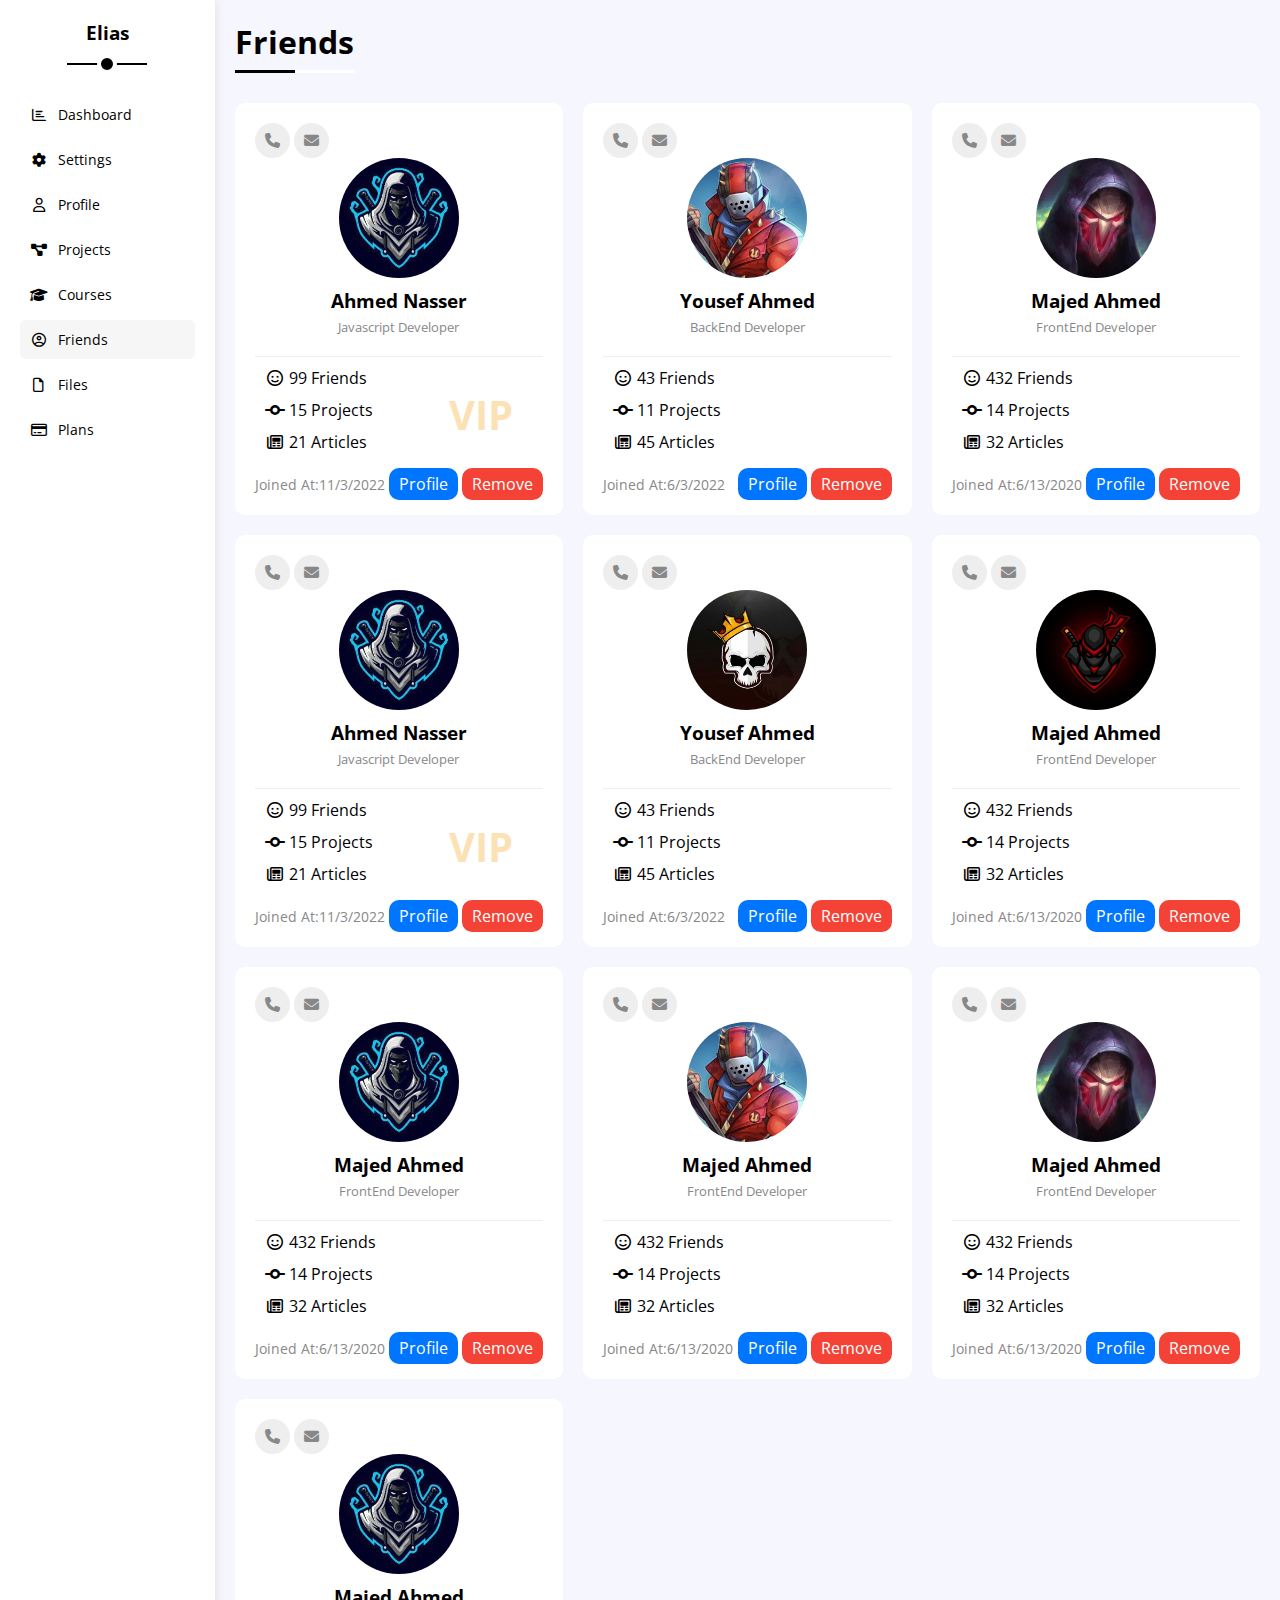
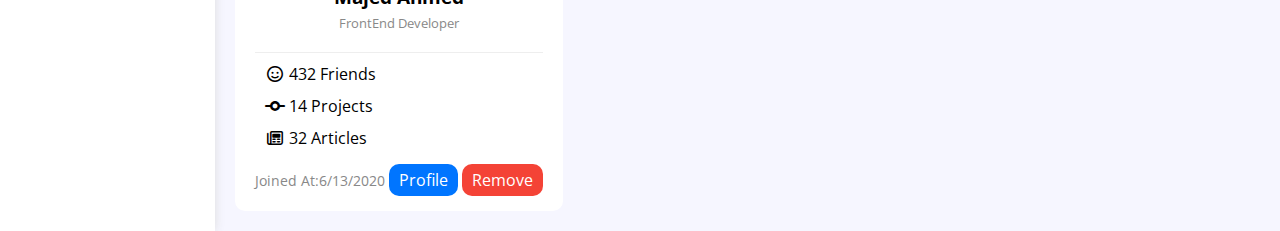
<file: friends.html>
<!DOCTYPE html>
<html lang="en">
  <head>
    <meta charset="UTF-8" />
    <meta http-equiv="X-UA-Compatible" content="IE=edge" />
    <meta name="viewport" content="width=device-width, initial-scale=1.0" />
    <title>Friends</title>
    <link rel="stylesheet" href="css/all.min.css" />
    <link rel="stylesheet" href="css/framework.css" />
    <link rel="stylesheet" href="css/master.css" />
    <link rel="preconnect" href="https://fonts.googleapis.com" />
    <link rel="preconnect" href="https://fonts.gstatic.com" crossorigin />
    <link href="https://fonts.googleapis.com/css2?family=Open+Sans:wght@300;500&display=swap" rel="stylesheet" />
  </head>
  <body>
      <div class="page d-flex">
        <div class="sidebar p-10 bg-white p-20 p-relative" >
          <h3 class="p-relative txt-c mt-0">Elias</h3>
          <ul class="links">
            <li>
              <a class="d-flex align-center fs-14 c-black rad-6 p-10" href="index.html">
                <i class="fa-regular fa-chart-bar fa-fw"></i>
                <span>Dashboard</span>
              </a>
            </li>
          
            <li>
              <a href="settings.html" class="d-flex align-center fs-14 c-black rad-6 p-10">
                <i class="fa-solid fa-gear fa-fw"></i>
                <span>Settings</span>
              </a>
            </li>
            <li>
              <a href="profile.html" class="d-flex align-center fs-14 c-black rad-6 p-10">
                <i class="fa-regular fa-user fa-fw"></i>
                <span>Profile</span>
              </a>
            </li>
            <li>
              <a class="d-flex align-center fs-14 c-black rad-6 p-10" href="projects.html ">
                <i class="fa-solid fa-diagram-project fa-fw"></i>
                <span>Projects</span>
              </a>
            </li>
            <li>
              <a href="courses.html" class="d-flex align-center fs-14 c-black rad-6 p-10">
                <i class="fa-solid fa-graduation-cap fa-fw"></i>
                <span>Courses</span>
              </a>
            </li>
            <li>
              <a class="d-flex active align-center fs-14 c-black rad-6 p-10" href="friends.html">
                <i class="fa-regular fa-circle-user fa-fw"></i>
                <span>Friends</span>
              </a>
            </li>
            <li>
              <a href="files.html" class="d-flex align-center fs-14 c-black rad-6 p-10">
                <i class="fa-regular fa-file fa-fw"></i>
                <span>Files</span>
              </a>
            </li>
            <li>
              <a href="plans.html" class="d-flex align-center fs-14 c-black rad-6 p-10">
                <i class="fa-regular fa-credit-card fa-fw"></i>
                <span>Plans</span>
              </a>
            </li>
          </ul>
        </div>



        <div class="content w-full">

          <h1 class="p-relative">Friends</h1>      
        <div class="friends d-grid gap-20 m-20">

          <div class="friend bg-white  p-20  rad-10">
            
            <div class="contact">
              <i class="fa-solid fa-phone  rad-half c-grey bg-eee p-10 rad-10 fs-15"></i>
              <i class="fa-solid fa-envelope  rad-half c-grey bg-eee p-10 rad-10 fs-15"></i>
            </div>

            <div class="info txt-c border-bottom pb-20">
              <img src="imgs/friend-02.jpg " class="rad-half" style="width: 120px;" alt="">
              <h3 class="mt-5 mb-5">Ahmed Nasser</h3>
              <p class="m-0 c-grey fs-13">Javascript Developer</p>
            </div>

            <div class="about p-relative">
              
              
              <div class="icons p-10 p-relative">
                <div class="icon mb-10">
                  <i class="fa-regular fa-face-smile fa-fw"></i>
                  <span>99 Friends</span>
                  </div>

                  <div class="icon mb-10">
                    <i class="fa-solid fa- fa-code-commit fa-fw"></i>
                    <span>15 Projects</span>
                  </div>

                  <div class="icon mb-10">
                    <i class="fa-regular fa-newspaper fa-fw"></i>
                    <span>21 Articles</span>
                  
                  </div>


                </div>

                <span class="c-orange fw-bold">VIP</span>
              
            </div>

              <div class="details between-flex">
                <span class="fs-14 c-grey">Joined At:11/3/2022</span>
                <div>
                  <a class="pt-5 pb-5 pl-10 pr-10 c-white bg-blue rad-10" href="">Profile</a>
                  <a class="pt-5 pb-5 pl-10 pr-10 c-white bg-red rad-10" href="">Remove</a>
                </div>
              </div>


          </div>
          <div class="friend bg-white  p-20  rad-10">
            
            <div class="contact">
              <i class="fa-solid fa-phone  rad-half c-grey bg-eee p-10 rad-10 fs-15"></i>
              <i class="fa-solid fa-envelope  rad-half c-grey bg-eee p-10 rad-10 fs-15"></i>
            </div>

            <div class="info txt-c border-bottom pb-20">
              <img src="imgs/friend-01.jpg " class="rad-half" style="width: 120px;" alt="">
              <h3 class="mt-5 mb-5">Yousef Ahmed</h3>
              <p class="m-0 c-grey fs-13">BackEnd Developer</p>
            </div>

            <div class="about p-relative">
              
              
              <div class="icons p-10 p-relative">
                <div class="icon mb-10">
                  <i class="fa-regular fa-face-smile fa-fw"></i>
                  <span>43 Friends</span>
                  </div>

                  <div class="icon mb-10">
                    <i class="fa-solid fa- fa-code-commit fa-fw"></i>
                    <span>11 Projects</span>
                  </div>

                  <div class="icon mb-10">
                    <i class="fa-regular fa-newspaper fa-fw"></i>
                    <span>45 Articles</span>
                  
                  </div>


                </div>

              
            </div>

              <div class="details between-flex">
                <div class="fs-14 c-grey">Joined At:6/3/2022</div>
                <div>
                  <a class="pt-5 pb-5 pl-10 pr-10 c-white bg-blue rad-10" href="">Profile</a>
                  <a class="pt-5 pb-5 pl-10 pr-10 c-white bg-red rad-10" href="">Remove</a>
                </div>
              </div>


          </div>

          <div class="friend bg-white  p-20  rad-10">
            
            <div class="contact">
              <i class="fa-solid fa-phone  rad-half c-grey bg-eee p-10 rad-10 fs-15"></i>
              <i class="fa-solid fa-envelope  rad-half c-grey bg-eee p-10 rad-10 fs-15"></i>
            </div>

            <div class="info txt-c border-bottom pb-20">
              <img src="imgs/friend-03.jpg " class="rad-half" style="width: 120px;" alt="">
              <h3 class="mt-5 mb-5">Majed Ahmed</h3>
              <p class="m-0 c-grey fs-13">FrontEnd Developer</p>
            </div>

            <div class="about p-relative">
              
              
              <div class="icons p-10 p-relative">
                <div class="icon mb-10">
                  <i class="fa-regular fa-face-smile fa-fw"></i>
                  <span>432 Friends</span>
                  </div>

                  <div class="icon mb-10">
                    <i class="fa-solid fa- fa-code-commit fa-fw"></i>
                    <span>14 Projects</span>
                  </div>

                  <div class="icon mb-10">
                    <i class="fa-regular fa-newspaper fa-fw"></i>
                    <span>32 Articles</span>
                  
                  </div>


                </div>

              
            </div>

              <div class="details between-flex">
                <div class="fs-14 c-grey">Joined At:6/13/2020</div>
                <div>
                  <a class="pt-5 pb-5 pl-10 pr-10 c-white bg-blue rad-10" href="">Profile</a>
                  <a class="pt-5 pb-5 pl-10 pr-10 c-white bg-red rad-10" href="">Remove</a>
                </div>
              </div>


          </div>

          <div class="friend bg-white  p-20  rad-10">
            
            <div class="contact">
              <i class="fa-solid fa-phone  rad-half c-grey bg-eee p-10 rad-10 fs-15"></i>
              <i class="fa-solid fa-envelope  rad-half c-grey bg-eee p-10 rad-10 fs-15"></i>
            </div>

            <div class="info txt-c border-bottom pb-20">
              <img src="imgs/friend-02.jpg " class="rad-half" style="width: 120px;" alt="">
              <h3 class="mt-5 mb-5">Ahmed Nasser</h3>
              <p class="m-0 c-grey fs-13">Javascript Developer</p>
            </div>

            <div class="about p-relative">
              
              
              <div class="icons p-10 p-relative">
                <div class="icon mb-10">
                  <i class="fa-regular fa-face-smile fa-fw"></i>
                  <span>99 Friends</span>
                  </div>

                  <div class="icon mb-10">
                    <i class="fa-solid fa- fa-code-commit fa-fw"></i>
                    <span>15 Projects</span>
                  </div>

                  <div class="icon mb-10">
                    <i class="fa-regular fa-newspaper fa-fw"></i>
                    <span>21 Articles</span>
                  
                  </div>


                </div>

                <span class="c-orange fw-bold">VIP</span>
              
            </div>

              <div class="details between-flex">
                <div class="fs-14 c-grey">Joined At:11/3/2022</div>
                <div>
                  <a class="pt-5 pb-5 pl-10 pr-10 c-white bg-blue rad-10" href="">Profile</a>
                  <a class="pt-5 pb-5 pl-10 pr-10 c-white bg-red rad-10" href="">Remove</a>
                </div>
              </div>


          </div>
          <div class="friend bg-white  p-20  rad-10">
            
            <div class="contact">
              <i class="fa-solid fa-phone  rad-half c-grey bg-eee p-10 rad-10 fs-15"></i>
              <i class="fa-solid fa-envelope  rad-half c-grey bg-eee p-10 rad-10 fs-15"></i>
            </div>

            <div class="info txt-c border-bottom pb-20">
              <img src="imgs/friend-05.jpg " class="rad-half" style="width: 120px;" alt="">
              <h3 class="mt-5 mb-5">Yousef Ahmed</h3>
              <p class="m-0 c-grey fs-13">BackEnd Developer</p>
            </div>

            <div class="about p-relative">
              
              
              <div class="icons p-10 p-relative">
                <div class="icon mb-10">
                  <i class="fa-regular fa-face-smile fa-fw"></i>
                  <span>43 Friends</span>
                  </div>

                  <div class="icon mb-10">
                    <i class="fa-solid fa- fa-code-commit fa-fw"></i>
                    <span>11 Projects</span>
                  </div>

                  <div class="icon mb-10">
                    <i class="fa-regular fa-newspaper fa-fw"></i>
                    <span>45 Articles</span>
                  
                  </div>


                </div>

              
            </div>

              <div class="details between-flex">
                <div class="fs-14 c-grey">Joined At:6/3/2022</div>
                <div>
                  <a class="pt-5 pb-5 pl-10 pr-10 c-white bg-blue rad-10" href="">Profile</a>
                  <a class="pt-5 pb-5 pl-10 pr-10 c-white bg-red rad-10" href="">Remove</a>
                </div>
              </div>


          </div>

          <div class="friend bg-white  p-20  rad-10">
            
            <div class="contact">
              <i class="fa-solid fa-phone  rad-half c-grey bg-eee p-10 rad-10 fs-15"></i>
              <i class="fa-solid fa-envelope  rad-half c-grey bg-eee p-10 rad-10 fs-15"></i>
            </div>

            <div class="info txt-c border-bottom pb-20">
              <img src="imgs/friend-04.jpg " class="rad-half" style="width: 120px;" alt="">
              <h3 class="mt-5 mb-5">Majed Ahmed</h3>
              <p class="m-0 c-grey fs-13">FrontEnd Developer</p>
            </div>

            <div class="about p-relative">
              
              
              <div class="icons p-10 p-relative">
                <div class="icon mb-10">
                  <i class="fa-regular fa-face-smile fa-fw"></i>
                  <span>432 Friends</span>
                  </div>

                  <div class="icon mb-10">
                    <i class="fa-solid fa- fa-code-commit fa-fw"></i>
                    <span>14 Projects</span>
                  </div>

                  <div class="icon mb-10">
                    <i class="fa-regular fa-newspaper fa-fw"></i>
                    <span>32 Articles</span>
                  
                  </div>


                </div>

              
            </div>

              <div class="details between-flex">
                <div class="fs-14 c-grey">Joined At:6/13/2020</div>
                <div>
                  <a class="pt-5 pb-5 pl-10 pr-10 c-white bg-blue rad-10" href="">Profile</a>
                  <a class="pt-5 pb-5 pl-10 pr-10 c-white bg-red rad-10" href="">Remove</a>
                </div>
              </div>


          </div>
          
          <div class="friend bg-white  p-20  rad-10">
            
            <div class="contact">
              <i class="fa-solid fa-phone  rad-half c-grey bg-eee p-10 rad-10 fs-15"></i>
              <i class="fa-solid fa-envelope  rad-half c-grey bg-eee p-10 rad-10 fs-15"></i>
            </div>

            <div class="info txt-c border-bottom pb-20">
              <img src="imgs/friend-02.jpg " class="rad-half" style="width: 120px;" alt="">
              <h3 class="mt-5 mb-5">Majed Ahmed</h3>
              <p class="m-0 c-grey fs-13">FrontEnd Developer</p>
            </div>

            <div class="about p-relative">
              
              
              <div class="icons p-10 p-relative">
                <div class="icon mb-10">
                  <i class="fa-regular fa-face-smile fa-fw"></i>
                  <span>432 Friends</span>
                  </div>

                  <div class="icon mb-10">
                    <i class="fa-solid fa- fa-code-commit fa-fw"></i>
                    <span>14 Projects</span>
                  </div>

                  <div class="icon mb-10">
                    <i class="fa-regular fa-newspaper fa-fw"></i>
                    <span>32 Articles</span>
                  
                  </div>


                </div>

              
            </div>

              <div class="details between-flex">
                <div class="fs-14 c-grey">Joined At:6/13/2020</div>
                <div>
                  <a class="pt-5 pb-5 pl-10 pr-10 c-white bg-blue rad-10" href="">Profile</a>
                  <a class="pt-5 pb-5 pl-10 pr-10 c-white bg-red rad-10" href="">Remove</a>
                </div>
              </div>


          </div>
          
          <div class="friend bg-white  p-20  rad-10">
            
            <div class="contact">
              <i class="fa-solid fa-phone  rad-half c-grey bg-eee p-10 rad-10 fs-15"></i>
              <i class="fa-solid fa-envelope  rad-half c-grey bg-eee p-10 rad-10 fs-15"></i>
            </div>

            <div class="info txt-c border-bottom pb-20">
              <img src="imgs/friend-01.jpg " class="rad-half" style="width: 120px;" alt="">
              <h3 class="mt-5 mb-5">Majed Ahmed</h3>
              <p class="m-0 c-grey fs-13">FrontEnd Developer</p>
            </div>

            <div class="about p-relative">
              
              
              <div class="icons p-10 p-relative">
                <div class="icon mb-10">
                  <i class="fa-regular fa-face-smile fa-fw"></i>
                  <span>432 Friends</span>
                  </div>

                  <div class="icon mb-10">
                    <i class="fa-solid fa- fa-code-commit fa-fw"></i>
                    <span>14 Projects</span>
                  </div>

                  <div class="icon mb-10">
                    <i class="fa-regular fa-newspaper fa-fw"></i>
                    <span>32 Articles</span>
                  
                  </div>


                </div>

              
            </div>

              <div class="details between-flex">
                <div class="fs-14 c-grey">Joined At:6/13/2020</div>
                <div>
                  <a class="pt-5 pb-5 pl-10 pr-10 c-white bg-blue rad-10" href="">Profile</a>
                  <a class="pt-5 pb-5 pl-10 pr-10 c-white bg-red rad-10" href="">Remove</a>
                </div>
              </div>


          </div>
          
          <div class="friend bg-white  p-20  rad-10">
            
            <div class="contact">
              <i class="fa-solid fa-phone  rad-half c-grey bg-eee p-10 rad-10 fs-15"></i>
              <i class="fa-solid fa-envelope  rad-half c-grey bg-eee p-10 rad-10 fs-15"></i>
            </div>

            <div class="info txt-c border-bottom pb-20">
              <img src="imgs/friend-03.jpg " class="rad-half" style="width: 120px;" alt="">
              <h3 class="mt-5 mb-5">Majed Ahmed</h3>
              <p class="m-0 c-grey fs-13">FrontEnd Developer</p>
            </div>

            <div class="about p-relative">
              
              
              <div class="icons p-10 p-relative">
                <div class="icon mb-10">
                  <i class="fa-regular fa-face-smile fa-fw"></i>
                  <span>432 Friends</span>
                  </div>

                  <div class="icon mb-10">
                    <i class="fa-solid fa- fa-code-commit fa-fw"></i>
                    <span>14 Projects</span>
                  </div>

                  <div class="icon mb-10">
                    <i class="fa-regular fa-newspaper fa-fw"></i>
                    <span>32 Articles</span>
                  
                  </div>


                </div>

              
            </div>

              <div class="details between-flex">
                <div class="fs-14 c-grey">Joined At:6/13/2020</div>
                <div>
                  <a class="pt-5 pb-5 pl-10 pr-10 c-white bg-blue rad-10" href="">Profile</a>
                  <a class="pt-5 pb-5 pl-10 pr-10 c-white bg-red rad-10" href="">Remove</a>
                </div>
              </div>


          </div>
          
          <div class="friend bg-white  p-20  rad-10">
            
            <div class="contact">
              <i class="fa-solid fa-phone  rad-half c-grey bg-eee p-10 rad-10 fs-15"></i>
              <i class="fa-solid fa-envelope  rad-half c-grey bg-eee p-10 rad-10 fs-15"></i>
            </div>

            <div class="info txt-c border-bottom pb-20">
              <img src="imgs/friend-02.jpg " class="rad-half" style="width: 120px;" alt="">
              <h3 class="mt-5 mb-5">Majed Ahmed</h3>
              <p class="m-0 c-grey fs-13">FrontEnd Developer</p>
            </div>

            <div class="about p-relative">
              
              
              <div class="icons p-10 p-relative">
                <div class="icon mb-10">
                  <i class="fa-regular fa-face-smile fa-fw"></i>
                  <span>432 Friends</span>
                  </div>

                  <div class="icon mb-10">
                    <i class="fa-solid fa- fa-code-commit fa-fw"></i>
                    <span>14 Projects</span>
                  </div>

                  <div class="icon mb-10">
                    <i class="fa-regular fa-newspaper fa-fw"></i>
                    <span>32 Articles</span>
                  
                  </div>


                </div>

              
            </div>

              <div class="details between-flex">
                <div class="fs-14 c-grey">Joined At:6/13/2020</div>
                <div>
                  <a class="pt-5 pb-5 pl-10 pr-10 c-white bg-blue rad-10" href="">Profile</a>
                  <a class="pt-5 pb-5 pl-10 pr-10 c-white bg-red rad-10" href="">Remove</a>
                </div>
              </div>


          </div>
            <!-- End Friend -->
          


        
        
        
        
          
          
          
        </div>
    </div>
  </div>         
  
</body>
</html>
</file>
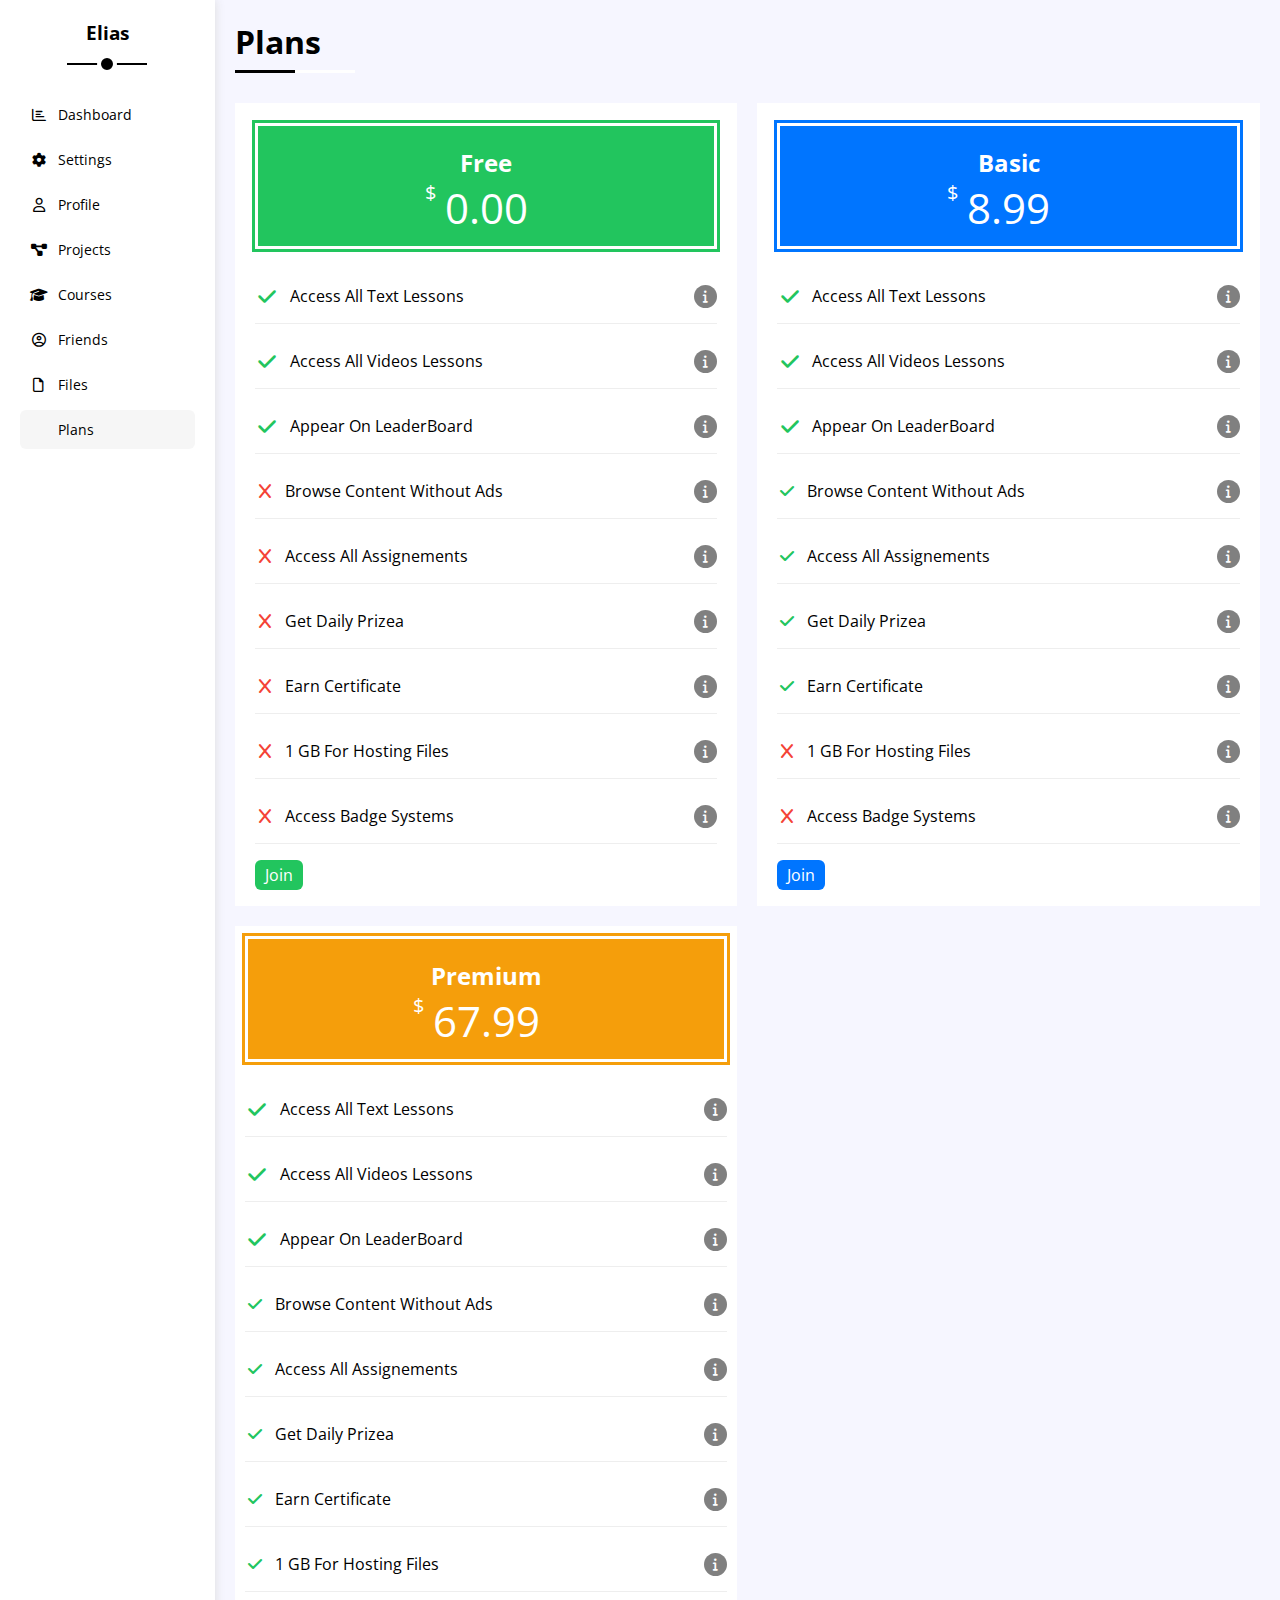
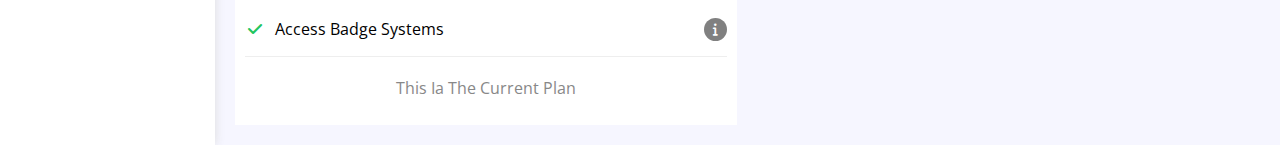
<file: plans.html>
<!DOCTYPE html>
<html lang="en">
  <head>
    <meta charset="UTF-8" />
    <meta http-equiv="X-UA-Compatible" content="IE=edge" />
    <meta name="viewport" content="width=device-width, initial-scale=1.0" />
    <title>Plans</title>
    <link rel="stylesheet" href="css/all.min.css" />
    <link rel="stylesheet" href="css/framework.css" />
    <link rel="stylesheet" href="css/master.css" />
    <link rel="preconnect" href="https://fonts.googleapis.com" />
    <link rel="preconnect" href="https://fonts.gstatic.com" crossorigin />
    <link href="https://fonts.googleapis.com/css2?family=Open+Sans:wght@300;500&display=swap" rel="stylesheet" />
  </head>
  <body>
      <div class="page d-flex">
        <div class="sidebar p-10 bg-white p-20 p-relative" >
          <h3 class="p-relative txt-c mt-0">Elias</h3>
          <ul class="links">
            <li>
              <a class="d-flex align-center fs-14 c-black rad-6 p-10" href="index.html">
                <i class="fa-regular fa-chart-bar fa-fw"></i>
                <span>Dashboard</span>
              </a>
            </li>
          
            <li>
              <a href="settings.html" class="d-flex align-center fs-14 c-black rad-6 p-10">
                <i class="fa-solid fa-gear fa-fw"></i>
                <span>Settings</span>
              </a>
            </li>
            <li>
              <a href="profile.html" class="d-flex align-center fs-14 c-black rad-6 p-10">
                <i class="fa-regular fa-user fa-fw"></i>
                <span>Profile</span>
              </a>
            </li>
            <li>
              <a class="d-flex align-center fs-14 c-black rad-6 p-10" href="projects.html ">
                <i class="fa-solid fa-diagram-project fa-fw"></i>
                <span>Projects</span>
              </a>
            </li>
            <li>
              <a href="courses.html" class="d-flex align-center fs-14 c-black rad-6 p-10">
                <i class="fa-solid fa-graduation-cap fa-fw"></i>
                <span>Courses</span>
              </a>
            </li>
            <li>
              <a class="d-flex align-center fs-14 c-black rad-6 p-10" href="friends.html">
                <i class="fa-regular fa-circle-user fa-fw"></i>
                <span>Friends</span>
              </a>
            </li>
            <li>
              <a href="files.html" class="d-flex align-center fs-14 c-black rad-6 p-10">
                <i class="fa-regular fa-file fa-fw"></i>
                <span>Files</span>
              </a>
            </li>
            <li>
              <a href="plans.html" class=" active d-flex align-center fs-14 c-black rad-6 p-10">
                <i class="fa-regular fa-credit-car
                d fa-fw"></i>
                <span>Plans</span>
              </a>
            </li>
          </ul>
        </div>

        <div class="content w-full">
          <h1 class="p-relative">Plans</h1> 
      
          <div class="plans m-20 d-grid gap-20">
            <div class="plan bg-white p-20">
              <div class="header txt-c c-white bg-green green p-10 mb-20 ">
                <h2 class="mt-10 m-0">Free</h2>
                <span>0.00</span>
              </div>
              <div class="feature d-flex align-center mb-10 border-bottom">
                <i class="fa-solid fa-check fa-fw c-green fa-lg"></i>
                <p class="d-block ml-10 flex-1">Access All Text Lessons</p>
                <i class="fa-solid fa-info c-white fs-13 help"></i>
              </div>
              <div class="feature d-flex align-center mb-10 border-bottom">
                <i class="fa-solid fa-check fa-fw c-green fa-lg"></i>
                <p class="d-block ml-10 flex-1">Access All Videos Lessons</p>
                <i class="fa-solid fa-info c-white fs-13 help"></i>
              </div>
              <div class="feature d-flex align-center mb-10 border-bottom">
                <i class="fa-solid fa-check fa-fw c-green fa-lg"></i>
                <p class="d-block ml-10 flex-1">Appear On LeaderBoard</p>
                <i class="fa-solid fa-info c-white fs-13 help"></i>
              </div>
              <div class="feature d-flex align-center mb-10 border-bottom">
                <i class="fa-solid fa-x fa-fw c-red "></i>
                <p class="d-block ml-10 flex-1">Browse Content Without Ads</p>
                <i class="fa-solid fa-info c-white fs-13 help"></i>
              </div>
              <div class="feature d-flex align-center mb-10 border-bottom">
                <i class="fa-solid fa-x fa-fw c-red "></i>
                <p class="d-block ml-10 flex-1">Access All Assignements</p>
                <i class="fa-solid fa-info c-white fs-13 help"></i>
              </div>
              <div class="feature d-flex align-center mb-10 border-bottom">
                <i class="fa-solid fa-x fa-fw c-red "></i>
                <p class="d-block ml-10 flex-1">Get Daily Prizea</p>
                <i class="fa-solid fa-info c-white fs-13 help"></i>
              </div>
              <div class="feature d-flex align-center mb-10 border-bottom">
                <i class="fa-solid fa-x fa-fw c-red "></i>
                <p class="d-block ml-10 flex-1">Earn Certificate</p>
                <i class="fa-solid fa-info c-white fs-13 help"></i>
              </div>
              <div class="feature d-flex align-center mb-10 border-bottom">
                <i class="fa-solid fa-x fa-fw c-red "></i>
                <p class="d-block ml-10 flex-1">1 GB For Hosting Files</p>
                <i class="fa-solid fa-info c-white fs-13 help"></i>
              </div>
              <div class="feature d-flex align-center mb-20 border-bottom">
                <i class="fa-solid fa-x fa-fw c-red "></i>
                <p class="d-block ml-10 flex-1">Access Badge Systems</p>
                <i class="fa-solid fa-info c-white fs-13 help"></i>
              </div>
              <a href="#" class="c-white bg-green btn-shape ">Join</a>

            </div>
            <div class="plan bg-white p-20">
              <div class="header txt-c c-white bg-blue blue p-10 mb-20 ">
                <h2 class="mt-10 m-0">Basic</h2>
                <span>8.99</span>
              </div>
              <div class="feature d-flex align-center mb-10 border-bottom">
                <i class="fa-solid fa-check fa-fw c-green fa-lg"></i>
                <p class="d-block ml-10 flex-1">Access All Text Lessons</p>
                <i class="fa-solid fa-info c-white fs-13 help"></i>
              </div>
              <div class="feature d-flex align-center mb-10 border-bottom">
                <i class="fa-solid fa-check fa-fw c-green fa-lg"></i>
                <p class="d-block ml-10 flex-1">Access All Videos Lessons</p>
                <i class="fa-solid fa-info c-white fs-13 help"></i>
              </div>
              <div class="feature d-flex align-center mb-10 border-bottom">
                <i class="fa-solid fa-check fa-fw c-green fa-lg"></i>
                <p class="d-block ml-10 flex-1">Appear On LeaderBoard</p>
                <i class="fa-solid fa-info c-white fs-13 help"></i>
              </div>
              <div class="feature d-flex align-center mb-10 border-bottom">
                <i class="fa-solid fa-check fa-fw c-green "></i>
                <p class="d-block ml-10 flex-1">Browse Content Without Ads</p>
                <i class="fa-solid fa-info c-white fs-13 help"></i>
              </div>
              <div class="feature d-flex align-center mb-10 border-bottom">
                <i class="fa-solid fa-check fa-fw c-green "></i>
                <p class="d-block ml-10 flex-1">Access All Assignements</p>
                <i class="fa-solid fa-info c-white fs-13 help"></i>
              </div>
              <div class="feature d-flex align-center mb-10 border-bottom">
                <i class="fa-solid fa-check fa-fw c-green "></i>
                <p class="d-block ml-10 flex-1">Get Daily Prizea</p>
                <i class="fa-solid fa-info c-white fs-13 help"></i>
              </div>
              <div class="feature d-flex align-center mb-10 border-bottom">
                <i class="fa-solid fa-check fa-fw c-green "></i>
                <p class="d-block ml-10 flex-1">Earn Certificate</p>
                <i class="fa-solid fa-info c-white fs-13 help"></i>
              </div>
              <div class="feature d-flex align-center mb-10 border-bottom">
                <i class="fa-solid fa-x fa-fw c-red "></i>
                <p class="d-block ml-10 flex-1">1 GB For Hosting Files</p>
                <i class="fa-solid fa-info c-white fs-13 help"></i>
              </div>
              <div class="feature d-flex align-center mb-20 border-bottom">
                <i class="fa-solid fa-x fa-fw c-red "></i>
                <p class="d-block ml-10 flex-1">Access Badge Systems</p>
                <i class="fa-solid fa-info c-white fs-13 help"></i>
              </div>
              <a href="#" class="c-white bg-blue btn-shape ">Join</a>

            </div>
            <div class="plan bg-white p-10">
              <div class="header txt-c c-white bg-orange orange p-10 mb-20 ">
                <h2 class="mt-10 m-0">Premium</h2>
                <span>67.99</span>
              </div>
              <div class="feature d-flex align-center mb-10 border-bottom">
                <i class="fa-solid fa-check fa-fw c-green fa-lg"></i>
                <p class="d-block ml-10 flex-1">Access All Text Lessons</p>
                <i class="fa-solid fa-info c-white fs-13 help"></i>
              </div>
              <div class="feature d-flex align-center mb-10 border-bottom">
                <i class="fa-solid fa-check fa-fw c-green fa-lg"></i>
                <p class="d-block ml-10 flex-1">Access All Videos Lessons</p>
                <i class="fa-solid fa-info c-white fs-13 help"></i>
              </div>
              <div class="feature d-flex align-center mb-10 border-bottom">
                <i class="fa-solid fa-check fa-fw c-green fa-lg"></i>
                <p class="d-block ml-10 flex-1">Appear On LeaderBoard</p>
                <i class="fa-solid fa-info c-white fs-13 help"></i>
              </div>
              <div class="feature d-flex align-center mb-10 border-bottom">
                <i class="fa-solid fa-check fa-fw c-green "></i>
                <p class="d-block ml-10 flex-1">Browse Content Without Ads</p>
                <i class="fa-solid fa-info c-white fs-13 help"></i>
              </div>
              <div class="feature d-flex align-center mb-10 border-bottom">
                <i class="fa-solid fa-check fa-fw c-green "></i>
                <p class="d-block ml-10 flex-1">Access All Assignements</p>
                <i class="fa-solid fa-info c-white fs-13 help"></i>
              </div>
              <div class="feature d-flex align-center mb-10 border-bottom">
                <i class="fa-solid fa-check fa-fw c-green "></i>
                <p class="d-block ml-10 flex-1">Get Daily Prizea</p>
                <i class="fa-solid fa-info c-white fs-13 help"></i>
              </div>
              <div class="feature d-flex align-center mb-10 border-bottom">
                <i class="fa-solid fa-check fa-fw c-green "></i>
                <p class="d-block ml-10 flex-1">Earn Certificate</p>
                <i class="fa-solid fa-info c-white fs-13 help"></i>
              </div>
              <div class="feature d-flex align-center mb-10 border-bottom">
                <i class="fa-solid fa-check fa-fw c-green "></i>
                <p class="d-block ml-10 flex-1">1 GB For Hosting Files</p>
                <i class="fa-solid fa-info c-white fs-13 help"></i>
              </div>
              <div class="feature d-flex align-center mb-20 border-bottom">
                <i class="fa-solid fa-check fa-fw c-green "></i>
                <p class="d-block ml-10 flex-1">Access Badge Systems</p>
                <i class="fa-solid fa-info c-white fs-13 help"></i>
              </div>
              <p href="#" class="c-grey txt-c mb-0">This Ia The Current Plan</p>

            </div>
          </div>























        
        </div>          
      </div>
  </body>
</html>
</file>
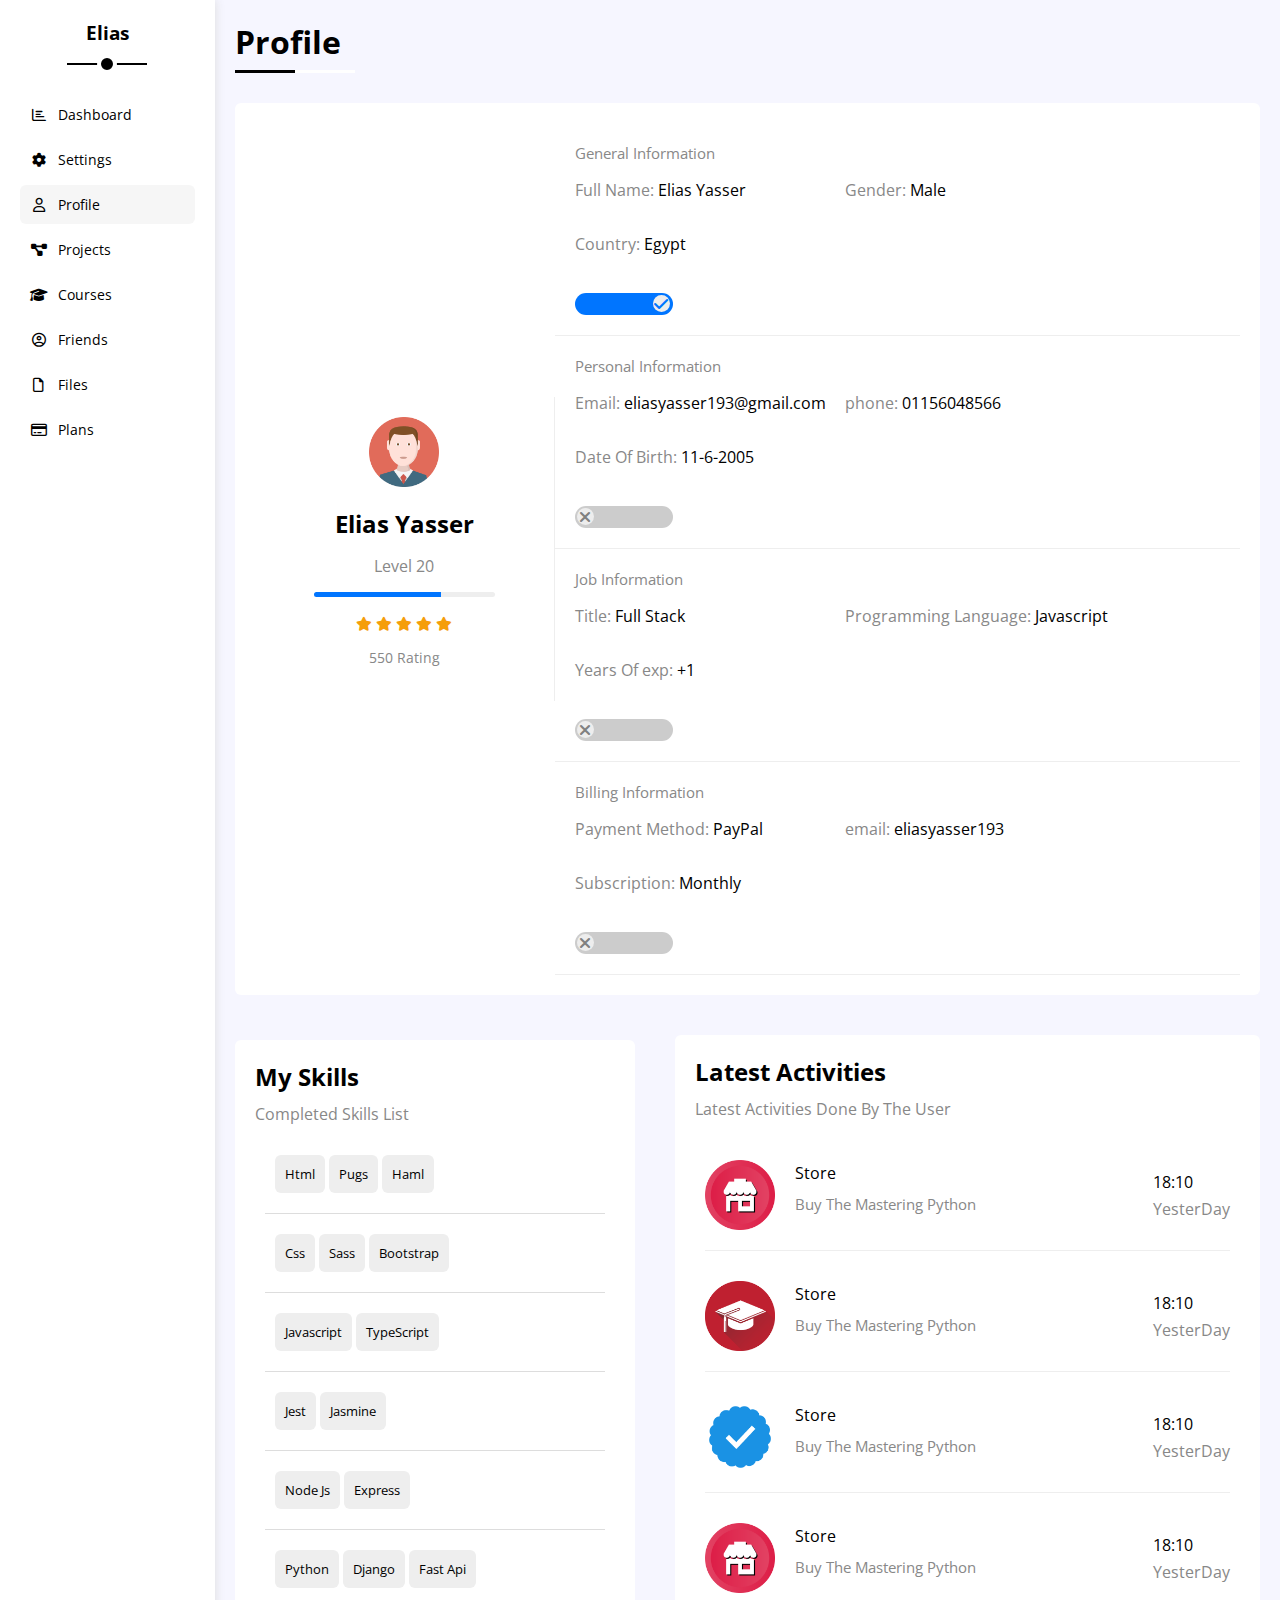
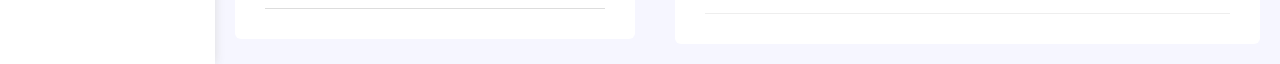
<file: profile.html>
<!DOCTYPE html>
<html lang="en">
  <head>
    <meta charset="UTF-8" />
    <meta http-equiv="X-UA-Compatible" content="IE=edge" />
    <meta name="viewport" content="width=device-width, initial-scale=1.0" />
    <title>Profile</title>
    <link rel="stylesheet" href="css/all.min.css" />
    <link rel="stylesheet" href="css/framework.css" />
    <link rel="stylesheet" href="css/master.css" />
    <link rel="preconnect" href="https://fonts.googleapis.com" />
    <link rel="preconnect" href="https://fonts.gstatic.com" crossorigin />
    <link href="https://fonts.googleapis.com/css2?family=Open+Sans:wght@300;500&display=swap" rel="stylesheet" />
  </head>
  <body>
      <div class="page d-flex">
        <div class="sidebar p-10 bg-white p-20 p-relative" >
          <h3 class="p-relative txt-c mt-0">Elias</h3>
          <ul class="links">
            <li>
              <a class="d-flex align-center fs-14 c-black rad-6 p-10" href="index.html">
                <i class="fa-regular fa-chart-bar fa-fw"></i>
                <span>Dashboard</span>
              </a>
            </li>
          
            <li>
              <a href="settings.html" class="d-flex align-center fs-14 c-black rad-6 p-10">
                <i class="fa-solid fa-gear fa-fw"></i>
                <span>Settings</span>
              </a>
            </li>
            <li>
              <a href="profile.html" class="d-flex active align-center fs-14 c-black rad-6 p-10">
                <i class="fa-regular fa-user fa-fw"></i>
                <span>Profile</span>
              </a>
            </li>
            <li>
              <a class="d-flex align-center fs-14 c-black rad-6 p-10" href="projects.html ">
                <i class="fa-solid fa-diagram-project fa-fw"></i>
                <span>Projects</span>
              </a>
            </li>
            <li>
              <a href="courses.html" class="d-flex align-center fs-14 c-black rad-6 p-10">
                <i class="fa-solid fa-graduation-cap fa-fw"></i>
                <span>Courses</span>
              </a>
            </li>
            <li>
              <a class="d-flex align-center fs-14 c-black rad-6 p-10" href="friends.html">
                <i class="fa-regular fa-circle-user fa-fw"></i>
                <span>Friends</span>
              </a>
            </li>
            <li>
              <a href="files.html" class="d-flex align-center fs-14 c-black rad-6 p-10">
                <i class="fa-regular fa-file fa-fw"></i>
                <span>Files</span>
              </a>
            </li>
            <li>
              <a href="plans.html" class="d-flex align-center fs-14 c-black rad-6 p-10">
                <i class="fa-regular fa-credit-card fa-fw"></i>
                <span>Plans</span>
              </a>
            </li>
          </ul>
        </div>

        <div class="content w-full">
          <h1 class="p-relative">Profile</h1>      
            <div class="profile-page">
              <div class="over-view  m-20 d-flex align-center bg-white rad-6 p-20">
                <div class="avatar-box txt-c p-20 ">
                  <img src="imgs/avatar.png" alt="" class="mb-15">
                  <h2 class=" m-0">Elias Yasser</h2>
                  <span class="mt-15 c-grey mb-15 d-block">Level 20</span>
                  <div class="progress p-relative bg-eee rad-6 ">
                    <span style="width: 70%;"></span>
                  </div>
                  <div class="rate mt-15">
                    <i class="fa-solid fa-star fs-14 c-orange "></i>
                    <i class="fa-solid fa-star fs-14 c-orange ml-5"></i>
                    <i class="fa-solid fa-star fs-14 c-orange ml-5"></i>
                    <i class="fa-solid fa-star fs-14 c-orange ml-5"></i>
                    <i class="fa-solid fa-star fs-14 c-orange ml-5"></i>
                  </div>
                  <p class="c-grey fs-14 ">550 Rating</p>
                </div>
                <div class="info">
                  <div class="row p-20 ">
                  <p class="fs-15 d-block c-grey p-0 m-0">General Information</p>
                  <div class="box  d-flex align-center ">
                    <div class="name ">
                      <p class="c-grey">Full Name: <span class="c-black">Elias Yasser</span></p>
                    </div>
                    <div class="gender">
                      <p class="c-grey">Gender: <span class="c-black">Male</span></p>
                    </div>
                    <div class="country">
                      <p class="c-grey">Country: <span class="c-black">Egypt</span></p>
                    </div>
                  </div>
                  <label >
                    <input class="toggle-check" type="checkbox" checked>
                    <div class="toggle-swich"></div>
                    </label> 

                </div>
                <div class="row p-20">
                  <p class="fs-15 d-block c-grey p-0 m-0">Personal Information</p>
                  <div class="box  d-flex align-center ">
                    <div class="name">
                      <p class="c-grey">Email: <span class="c-black">eliasyasser193@gmail.com</span></p>
                    </div>
                    <div class="phone">
                      <p class="c-grey">phone: <span class="c-black">01156048566</span></p>
                    </div>
                    <div class="country">
                      <p class="c-grey">Date Of Birth: <span class="c-black">11-6-2005</span></p>
                    </div>
                  </div>
                  <label >
                    <input class="toggle-check" type="checkbox" >
                    <div class="toggle-swich"></div>
                    </label> 

                </div>
                <div class="row p-20">
                  <p class="fs-15 d-block c-grey p-0 m-0">Job Information</p>
                  <div class="box  d-flex align-center ">
                    <div class="name">
                      <p class="c-grey">Title: <span class="c-black">Full Stack</span></p>
                    </div>
                    <div class="exp">
                      <p class="c-grey ">Programming Language: <span class="c-black">Javascript</span></p>
                    </div>
                    <div class="country">
                      <p class="c-grey">Years Of exp: <span class="c-black">+1</span></p>
                    </div>
                  </div>
                  <label >
                    <input class="toggle-check" type="checkbox" >
                    <div class="toggle-swich"></div>
                    </label> 

                </div>
                <div class="row p-20">
                  <p class="fs-15 d-block c-grey p-0 m-0">Billing Information</p>
                  <div class="box  d-flex align-center ">
                    <div class="name">
                      <p class="c-grey">Payment Method: <span class="c-black">PayPal</span></p>
                    </div>
                    <div class="gender">
                      <p class="c-grey">email: <span class="c-black">eliasyasser193</span></p>
                    </div>
                    <div class="country">
                      <p class="c-grey">Subscription: <span class="c-black">Monthly</span></p>
                    </div>
                  </div>
                  <label >
                    <input class="toggle-check" type="checkbox" >
                    <div class="toggle-swich"></div>
                    </label> 

                </div>
                
                

                  
                </div>
              </div>
              <div class="wrapp between-flex ">

                <div class="myskills m-20 bg-white rad-6 p-20">
                  <h2 class="m-0 p-0">My Skills</h2>
                  <p class="c-grey mt-10 mb-20">Completed Skills List</p>
                  <div class="row p-10 m-10">
                    <span class="bg-eee p-10 fs-13 rad-6  mb-10 d-inline-block">Html </span>
                    <span class="bg-eee p-10 fs-13 rad-6  mb-10 d-inline-block">Pugs</span>
                    <span class="bg-eee p-10 fs-13 rad-6  mb-10 d-inline-block">Haml</span>
                  </div>
                 
                  <div class="row p-10 m-10 ">
                    <span class="bg-eee p-10 fs-13 rad-6  mb-10 d-inline-block">Css </span>
                    <span class="bg-eee p-10 fs-13 rad-6  mb-10 d-inline-block">Sass</span>
                    <span class="bg-eee p-10 fs-13 rad-6  mb-10 d-inline-block">Bootstrap</span>
                  </div>
                  <div class="row p-10 m-10">
                    <span class="bg-eee p-10 fs-13 rad-6  mb-10 d-inline-block">Javascript </span>
                    <span class="bg-eee p-10 fs-13 rad-6  mb-10 d-inline-block">TypeScript</span>
                  </div>
                  <div class="row p-10 m-10">
                    <span class="bg-eee p-10 fs-13 rad-6  mb-10 d-inline-block">Jest </span>
                    <span class="bg-eee p-10 fs-13 rad-6  mb-10 d-inline-block">Jasmine</span>
                  </div>
                  <div class="row p-10 m-10">
                    <span class="bg-eee p-10 fs-13 rad-6  mb-10 d-inline-block">Node Js </span>
                    <span class="bg-eee p-10 fs-13 rad-6  mb-10 d-inline-block">Express</span>
                  </div>
                  <div class="row p-10 m-10">
                    <span class="bg-eee p-10 fs-13 rad-6  mb-10 d-inline-block">Python </span>
                    <span class="bg-eee p-10 fs-13 rad-6  mb-10 d-inline-block">Django</span>
                    <span class="bg-eee p-10 fs-13 rad-6  mb-10 d-inline-block">Fast Api</span>
                  </div>
                </div>







                <div class="acts m-20 bg-white rad-6 p-20 flex-1">
                  <h2 class="m-0 p-0">Latest Activities</h2>
                  <p class="c-grey mt-10 mb-20">Latest Activities Done By The User</p>
                  <div class="row pt-20 m-10 d-flex align-center border-bottom pb-20">
                    <img src="imgs/activity-01.png" style="width: 70px;" alt="">
                    <div class="place ml-20">
                      <span class="m-0 p-0 d-block">Store</span>
                      <p class="mt-10 fs-15 c-grey">Buy The Mastering Python</p>
                      </div>
                      <div class="date ">
                        <span class="d-block mb-5">18:10</span>
                        <span class="c-grey">YesterDay</span>
                      </div>
                    </div>
                    <div class="row pt-20 m-10 d-flex align-center border-bottom pb-20">
                      <img src="imgs/activity-02.png" style="width: 70px;" alt="">
                      <div class="place ml-20">
                        <span class="m-0 p-0 d-block">Store</span>
                        <p class="mt-10 fs-15 c-grey">Buy The Mastering Python</p>
                        </div>
                        <div class="date ">
                          <span class="d-block mb-5">18:10</span>
                          <span class="c-grey">YesterDay</span>
                        </div>
                      </div>
                      <div class="row  pt-20 m-10 d-flex align-center border-bottom pb-20">
                        <img src="imgs/activity-03.png" style="width: 70px;" alt="">
                        <div class="place ml-20">
                          <span class="m-0 p-0 d-block">Store</span>
                          <p class="mt-10 fs-15 c-grey">Buy The Mastering Python</p>
                          </div>
                          <div class="date ">
                            <span class="d-block mb-5">18:10</span>
                            <span class="c-grey">YesterDay</span>
                          </div>
                        </div>
                        <div class="row pt-20  m-10 d-flex align-center border-bottom pb-20">
                          <img src="imgs/activity-01.png" style="width: 70px;" alt="">
                          <div class="place ml-20">
                            <span class="m-0 p-0 d-block">Store</span>
                            <p class="mt-10 fs-15 c-grey">Buy The Mastering Python</p>
                            </div>
                            <div class="date ">
                              <span class="d-block mb-5">18:10</span>
                              <span class="c-grey">YesterDay</span>
                            </div>
                          </div>
                  </div>
                  
                </div>


              </div>





            </div>
          
          
          </div>
  </body>
</html>
</file>
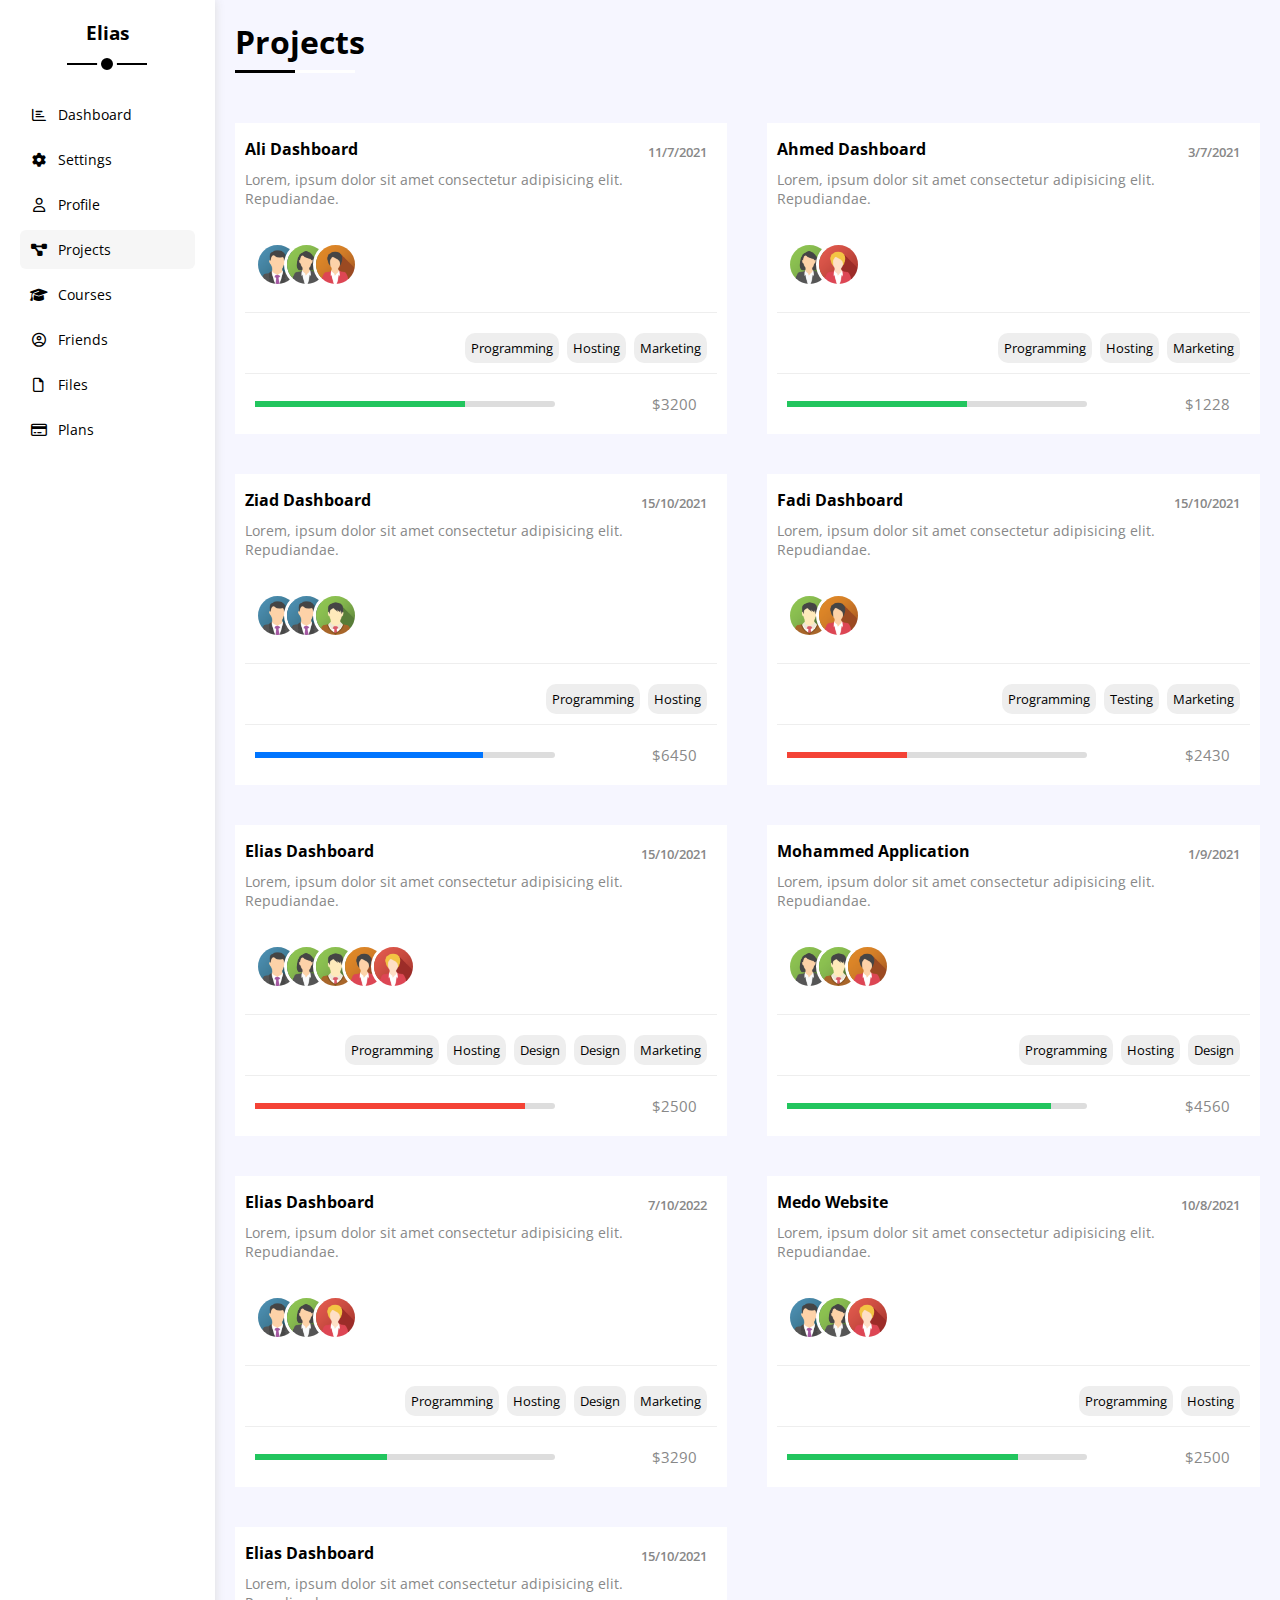
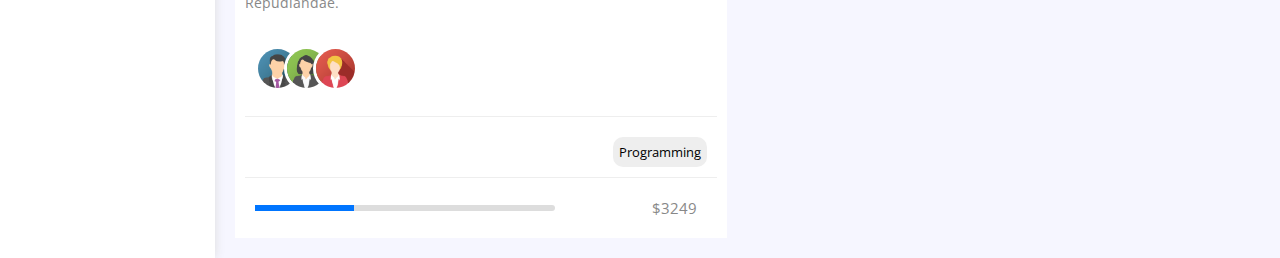
<file: projects.html>
<!DOCTYPE html>
<html lang="en">
  <head>
    <meta charset="UTF-8" />
    <meta http-equiv="X-UA-Compatible" content="IE=edge" />
    <meta name="viewport" content="width=device-width, initial-scale=1.0" />
    <title>Projests</title>
    <link rel="stylesheet" href="css/all.min.css" />
    <link rel="stylesheet" href="css/framework.css" />
    <link rel="stylesheet" href="css/master.css" />
    <link rel="preconnect" href="https://fonts.googleapis.com" />
    <link rel="preconnect" href="https://fonts.gstatic.com" crossorigin />
    <link href="https://fonts.googleapis.com/css2?family=Open+Sans:wght@300;500&display=swap" rel="stylesheet" />
  </head>
  <body>
      <div class="page d-flex">
        <div class="sidebar p-10 bg-white p-20 p-relative" >
          <h3 class="p-relative txt-c mt-0">Elias</h3>
          <ul class="links">
            <li>
              <a class="d-flex align-center fs-14 c-black rad-6 p-10" href="index.html">
                <i class="fa-regular fa-chart-bar fa-fw"></i>
                <span>Dashboard</span>
              </a>
            </li>
          
            <li>
              <a href="settings.html" class="d-flex align-center fs-14 c-black rad-6 p-10">
                <i class="fa-solid fa-gear fa-fw"></i>
                <span>Settings</span>
              </a>
            </li>
            <li>
              <a href="profile.html" class="d-flex align-center fs-14 c-black rad-6 p-10">
                <i class="fa-regular fa-user fa-fw"></i>
                <span>Profile</span>
              </a>
            </li>
            <li>
              <a class="active d-flex align-center fs-14 c-black rad-6 p-10" href="projects.html ">
                <i class="fa-solid fa-diagram-project fa-fw"></i>
                <span>Projects</span>
              </a>
            </li>
            <li>
              <a href="courses.html" class="d-flex align-center fs-14 c-black rad-6 p-10">
                <i class="fa-solid fa-graduation-cap fa-fw"></i>
                <span>Courses</span>
              </a>
            </li>
            <li>
              <a class="d-flex align-center fs-14 c-black rad-6 p-10" href="friends.html">
                <i class="fa-regular fa-circle-user fa-fw"></i>
                <span>Friends</span>
              </a>
            </li>
            <li>
              <a href="files.html" class="d-flex align-center fs-14 c-black rad-6 p-10">
                <i class="fa-regular fa-file fa-fw"></i>
                <span>Files</span>
              </a>
            </li>
            <li>
              <a href="plans.html" class="d-flex align-center fs-14 c-black rad-6 p-10">
                <i class="fa-regular fa-credit-card fa-fw"></i>
                <span>Plans</span>
              </a>
            </li>
          </ul>
        </div>

        <div class="content w-full">
          <h1 class="p-relative">Projects</h1>      
          <div class="projects-pages d-grid  ">
            <div class="project bg-white p-10 m-20 p-relative">
              <h4 class="mt-5 mb-10">Ali Dashboard</h4>
              <h5 class="m-0 c-grey">11/7/2021</h5>
              <p class="c-grey mt-10 fs-14">Lorem, ipsum dolor sit amet consectetur adipisicing elit. Repudiandae.</p>
              <div class="team">
                <img src="imgs/team-01.png" alt="">
                <img src="imgs/team-02.png" alt="">
                <img src="imgs/team-04.png" alt="">
              </div>
              <div class="techs p-10 border-bottom"  >
                <span class="fs-13 c-black bg-eee rad-10  ">Programming</span>
                <span class="fs-13 c-black bg-eee rad-10  ">Hosting</span>
                <span class="fs-13 c-black bg-eee rad-10  ">Marketing</span>
              </div>
              <div class="price between-flex p-10">
                <div class="prog  rad-10 p-relative">
                  <span style="width: 70%; position: absolute;" class="bg-green h-full"></span>
                </div>
                <span class="c-grey mr-10 fs-15">$3200</span>
              </div>
            </div>
            <div class="project bg-white p-10 m-20 p-relative">
              <h4 class="mt-5 mb-10">Ahmed Dashboard</h4>
              <h5 class="m-0 c-grey">3/7/2021</h5>
              <p class="c-grey mt-10 fs-14">Lorem, ipsum dolor sit amet consectetur adipisicing elit. Repudiandae.</p>
              <div class="team">
                <img src="imgs/team-02.png" alt="">
                <img src="imgs/team-05.png" alt="">
              </div>
              <div class="techs p-10 border-bottom"  >
                <span class="fs-13 c-black bg-eee rad-10  ">Programming</span>
                <span class="fs-13 c-black bg-eee rad-10  ">Hosting</span>
                <span class="fs-13 c-black bg-eee rad-10  ">Marketing</span>
              </div>
              <div class="price between-flex p-10">
                <div class="prog  rad-10 p-relative">
                  <span style="width: 60%; position: absolute;" class="bg-green h-full"></span>
                </div>
                <span class="c-grey mr-10 fs-15">$1228</span>
              </div>
            </div>
            <div class="project bg-white p-10 m-20 p-relative">
              <h4 class="mt-5 mb-10">Ziad Dashboard</h4>
              <h5 class="m-0 c-grey">15/10/2021</h5>
              <p class="c-grey mt-10 fs-14">Lorem, ipsum dolor sit amet consectetur adipisicing elit. Repudiandae.</p>
              <div class="team">
                <img src="imgs/team-01.png" alt="">
                <img src="imgs/team-01.png" alt="">
                <img src="imgs/team-03.png" alt="">
              </div>
              <div class="techs p-10 border-bottom"  >
                <span class="fs-13 c-black bg-eee rad-10  ">Programming</span>
                <span class="fs-13 c-black bg-eee rad-10  ">Hosting</span>
              </div>
              <div class="price between-flex p-10">
                <div class="prog  rad-10 p-relative">
                  <span style="width: 76%; position: absolute;" class="bg-blue h-full"></span>
                </div>
                <span class="c-grey mr-10 fs-15">$6450</span>
              </div>
            </div>
            <div class="project bg-white p-10 m-20 p-relative">
              <h4 class="mt-5 mb-10">Fadi Dashboard</h4>
              <h5 class="m-0 c-grey">15/10/2021</h5>
              <p class="c-grey mt-10 fs-14">Lorem, ipsum dolor sit amet consectetur adipisicing elit. Repudiandae.</p>
              <div class="team">
                <img src="imgs/team-03.png" alt="">
                <img src="imgs/team-04.png" alt="">
              </div>
              <div class="techs p-10 border-bottom"  >
                <span class="fs-13 c-black bg-eee rad-10  ">Programming</span>
                <span class="fs-13 c-black bg-eee rad-10  ">Testing</span>
                <span class="fs-13 c-black bg-eee rad-10  ">Marketing</span>
              </div>
              <div class="price between-flex p-10">
                <div class="prog  rad-10 p-relative">
                  <span style="width: 40%; position: absolute;" class="bg-red h-full"></span>
                </div>
                <span class="c-grey mr-10 fs-15">$2430</span>
              </div>
            </div>
            <div class="project bg-white p-10 m-20 p-relative">
              <h4 class="mt-5 mb-10">Elias Dashboard</h4>
              <h5 class="m-0 c-grey">15/10/2021</h5>
              <p class="c-grey mt-10 fs-14">Lorem, ipsum dolor sit amet consectetur adipisicing elit. Repudiandae.</p>
              <div class="team">
                <img src="imgs/team-01.png" alt="">
                <img src="imgs/team-02.png" alt="">
                <img src="imgs/team-03.png" alt="">
                <img src="imgs/team-04.png" alt="">
                <img src="imgs/team-05.png" alt="">
              </div>
              <div class="techs p-10 border-bottom"  >
                <span class="fs-13 c-black bg-eee rad-10  ">Programming</span>
                <span class="fs-13 c-black bg-eee rad-10  ">Hosting</span>
                <span class="fs-13 c-black bg-eee rad-10  ">Design</span>
                <span class="fs-13 c-black bg-eee rad-10  ">Design</span>
                <span class="fs-13 c-black bg-eee rad-10  ">Marketing</span>
              </div>
              <div class="price between-flex p-10">
                <div class="prog  rad-10 p-relative">
                  <span style="width: 90%; position: absolute;" class="bg-red h-full"></span>
                </div>
                <span class="c-grey mr-10 fs-15">$2500</span>
              </div>
            </div>
            <div class="project bg-white p-10 m-20 p-relative">
              <h4 class="mt-5 mb-10">Mohammed Application</h4>
              <h5 class="m-0 c-grey">1/9/2021</h5>
              <p class="c-grey mt-10 fs-14">Lorem, ipsum dolor sit amet consectetur adipisicing elit. Repudiandae.</p>
              <div class="team">
                <img src="imgs/team-02.png" alt="">
                <img src="imgs/team-03.png" alt="">
                <img src="imgs/team-04.png" alt="">
              </div>
              <div class="techs p-10 border-bottom"  >
                <span class="fs-13 c-black bg-eee rad-10  ">Programming</span>
                <span class="fs-13 c-black bg-eee rad-10  ">Hosting</span>
                <span class="fs-13 c-black bg-eee rad-10  ">Design</span>
              </div>
              <div class="price between-flex p-10">
                <div class="prog  rad-10 p-relative">
                  <span style="width: 88%; position: absolute;" class="bg-green h-full"></span>
                </div>
                <span class="c-grey mr-10 fs-15">$4560</span>
              </div>
            </div>
            <div class="project bg-white p-10 m-20 p-relative">
              <h4 class="mt-5 mb-10">Elias Dashboard</h4>
              <h5 class="m-0 c-grey">7/10/2022</h5>
              <p class="c-grey mt-10 fs-14">Lorem, ipsum dolor sit amet consectetur adipisicing elit. Repudiandae.</p>
              <div class="team">
                <img src="imgs/team-01.png" alt="">
                <img src="imgs/team-02.png" alt="">
                <img src="imgs/team-05.png" alt="">
              </div>
              <div class="techs p-10 border-bottom"  >
                <span class="fs-13 c-black bg-eee rad-10  ">Programming</span>
                <span class="fs-13 c-black bg-eee rad-10  ">Hosting</span>
                <span class="fs-13 c-black bg-eee rad-10  ">Design</span>
                <span class="fs-13 c-black bg-eee rad-10  ">Marketing</span>
              </div>
              <div class="price between-flex p-10">
                <div class="prog  rad-10 p-relative">
                  <span style="width: 44%; position: absolute;" class="bg-green h-full"></span>
                </div>
                <span class="c-grey mr-10 fs-15">$3290</span>
              </div>
            </div>
             <div class="project bg-white p-10 m-20 p-relative">
              <h4 class="mt-5 mb-10">Medo Website</h4>
              <h5 class="m-0 c-grey">10/8/2021</h5>
              <p class="c-grey mt-10 fs-14">Lorem, ipsum dolor sit amet consectetur adipisicing elit. Repudiandae.</p>
              <div class="team">
                <img src="imgs/team-01.png" alt="">
                <img src="imgs/team-02.png" alt="">
                <img src="imgs/team-05.png" alt="">
              </div>
              <div class="techs p-10 border-bottom"  >
                <span class="fs-13 c-black bg-eee rad-10  ">Programming</span>
                <span class="fs-13 c-black bg-eee rad-10  ">Hosting</span>
              </div>
              <div class="price between-flex p-10">
                <div class="prog  rad-10 p-relative">
                  <span style="width: 77%; position: absolute;" class="bg-green h-full"></span>
                </div>
                <span class="c-grey mr-10 fs-15">$2500</span>
              </div>
            </div>
            <div class="project bg-white p-10 m-20 p-relative">
              <h4 class="mt-5 mb-10">Elias Dashboard</h4>
              <h5 class="m-0 c-grey">15/10/2021</h5>
              <p class="c-grey mt-10 fs-14">Lorem, ipsum dolor sit amet consectetur adipisicing elit. Repudiandae.</p>
              <div class="team">
                <img src="imgs/team-01.png" alt="">
                <img src="imgs/team-02.png" alt="">
                <img src="imgs/team-05.png" alt="">
              </div>
              <div class="techs p-10 border-bottom"  >
                <span class="fs-13 c-black bg-eee rad-10  ">Programming</span>
              </div>
              <div class="price between-flex p-10">
                <div class="prog  rad-10 p-relative">
                  <span style="width: 33%; position: absolute;" class="bg-blue h-full"></span>
                </div>
                <span class="c-grey mr-10 fs-15">$3249</span>
              </div>
            </div>

        </div>



          </div>



        
        </div>          
          </div>
  </body>
</html>
</file>
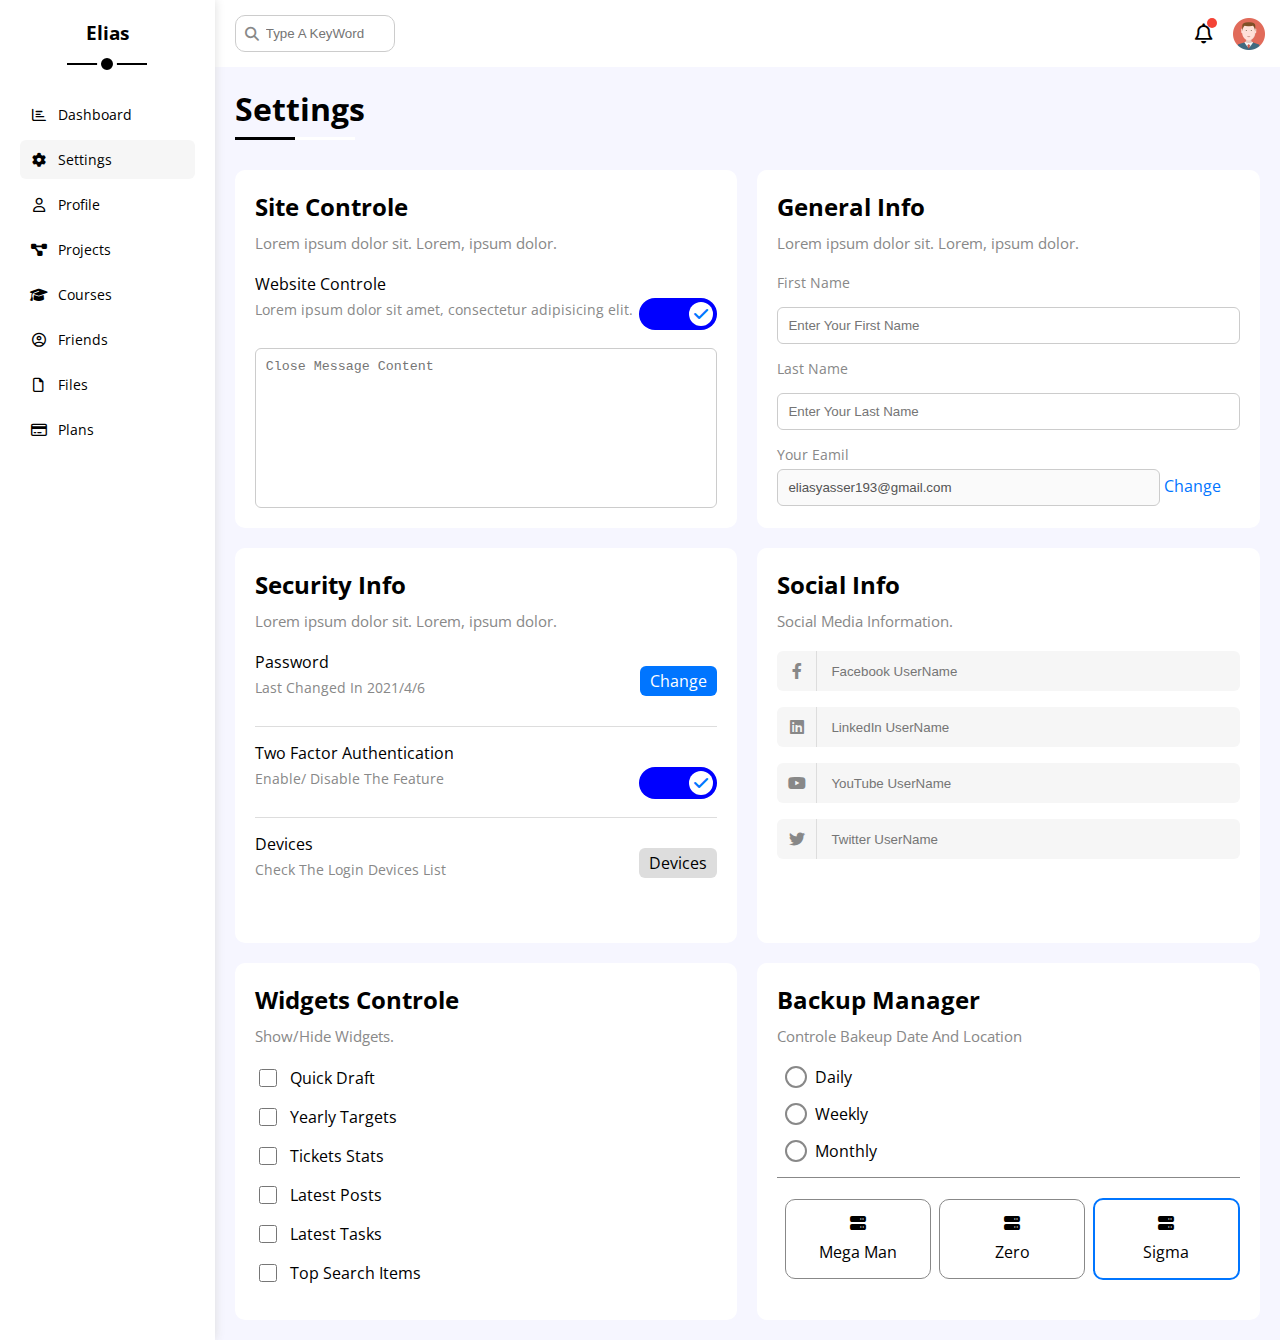
<file: settings.html>
<!DOCTYPE html>
<html lang="en">
  <head>
    <meta charset="UTF-8" />
    <meta http-equiv="X-UA-Compatible" content="IE=edge" />
    <meta name="viewport" content="width=device-width, initial-scale=1.0" />
    <title>Settings</title>
    <link rel="stylesheet" href="css/all.min.css" />
    <link rel="stylesheet" href="css/framework.css" />
    <link rel="stylesheet" href="css/master.css" />
    <link rel="preconnect" href="https://fonts.googleapis.com" />
    <link rel="preconnect" href="https://fonts.gstatic.com" crossorigin />
    <link href="https://fonts.googleapis.com/css2?family=Open+Sans:wght@300;500&display=swap" rel="stylesheet" />
  </head>
  <body>
      <div class="page d-flex">
        <div class="sidebar p-10 bg-white p-20 p-relative" >
          <h3 class="p-relative txt-c mt-0">Elias</h3>
          <ul class="links">
            <li>
              <a class=" d-flex align-center fs-14 c-black rad-6 p-10" href="index.html">
                <i class="fa-regular fa-chart-bar fa-fw"></i>
                <span>Dashboard</span>
              </a>
            </li>
          
            <li>
              <a href="settings.html" class=" active d-flex align-center fs-14 c-black rad-6 p-10">
                <i class="fa-solid fa-gear fa-fw"></i>
                <span>Settings</span>
              </a>
            </li>
            <li>
              <a href="profile.html" class="d-flex align-center fs-14 c-black rad-6 p-10">
                <i class="fa-regular fa-user fa-fw"></i>
                <span>Profile</span>
              </a>
            </li>
            <li>
              <a class="d-flex align-center fs-14 c-black rad-6 p-10" href="projects.html">
                <i class="fa-solid fa-diagram-project fa-fw"></i>
                <span>Projects</span>
              </a>
            </li>
            <li>
              <a href="courses.html" class="d-flex align-center fs-14 c-black rad-6 p-10">
                <i class="fa-solid fa-graduation-cap fa-fw"></i>
                <span>Courses</span>
              </a>
            </li>
            <li>
              <a class="d-flex align-center fs-14 c-black rad-6 p-10" href="friends.html">
                <i class="fa-regular fa-circle-user fa-fw"></i>
                <span>Friends</span>
              </a>
            </li>
            <li>
              <a href="files.html" class="d-flex align-center fs-14 c-black rad-6 p-10">
                <i class="fa-regular fa-file fa-fw"></i>
                <span>Files</span>
              </a>
            </li>
            <li>
              <a href="plans.html" class="d-flex align-center fs-14 c-black rad-6 p-10">
                <i class="fa-regular fa-credit-card fa-fw"></i>
                <span>Plans</span>
              </a>
            </li>
          </ul>
        </div>
        <div class="content w-full">
          <!-- start head -->
           <div class="head bg-white p-15 between-flex">
            <div class="search p-relative ">
              <input type="search" name="search" placeholder="Type A KeyWord" class="p-10">
            </div>
            <div class="icons d-flex align-center">
              <span class="p-relative notif">
                <i class="fa-regular fa-bell fa-lg"></i>
              </span>
              <img src="imgs/avatar.png" alt="">
            </div>
           </div>
          <!-- end head -->
           <h1 class="p-relative">Settings</h1>
          <div class="settings-page m-20 d-grid gap-20">
            <div class="p-20 bg-white rad-10">
              <h2 class="mt-0 mb-10">Site Controle</h2>
              <p class="mt-0 mb-20 c-grey fs-15">Lorem ipsum dolor sit. Lorem, ipsum dolor.</p>
              <div class="mb-15 between-flex">
                <div>
                  <span>Website Controle</span>
                  <p class="c-grey fs-14 mt-5 mb-0">Lorem ipsum dolor sit amet, consectetur adipisicing elit.</p>
                </div>
                <div>
                    <label >
                    <input class="toggle-check" type="checkbox" checked>
                    <div class="toggle-swich"></div>
                    </label> 
                </div>
              </div>
              <textarea name="" class="close-msg b-none p-10 rad-6 d-block w-full" placeholder="Close Message Content" id=""></textarea>
            </div>

            <div class="p-20 bg-white rad-10">
              <h2 class="mt-0 mb-10">General Info</h2>
              <p class="mt-0 mb-20 c-grey fs-15">Lorem ipsum dolor sit. Lorem, ipsum dolor.</p>
                  <div class="mb-15">
                    <label for="first" class="c-grey mb-15 fs-14 d-block">First Name</label>
                    <input class="b-none p-10 rad-6 d-block w-full border-ccc" id="first" type="text" placeholder="Enter Your First Name">
                </div>
                <div class="mb-15">
                  <label for="last" class="c-grey mb-15 fs-14 d-block">Last Name</label>
                  <input class="b-none p-10 rad-6 d-block w-full border-ccc" id="last" type="text" placeholder="Enter Your Last Name">
              </div>
              <div class="">
                <label for="email" class="c-grey mb-5 fs-14 d-block ">Your Eamil</label>
                <input class="b-none p-10 rad-6 d-block w-full border-ccc  email" id="email" type="email" value="eliasyasser193@gmail.com" disabled>
                <a href="" class="c-blue ">Change</a>
            </div>

            </div>

            <div class="p-20 bg-white rad-10">
              <h2 class="mt-0 mb-10">Security Info</h2>
              <p class="mt-0 mb-20 c-grey fs-15">Lorem ipsum dolor sit. Lorem, ipsum dolor.</p>
              <div class="mb-15 between-flex pb-15 pass">
                <div>
                  <span>Password</span>
                  <p class="c-grey fs-14 mt-5 mb-0">Last Changed In 2021/4/6</p>
                </div>
              <a href="" class="c-white btn-shape bg-blue ">Change</a>



              </div>
              <div class="mb-15 between-flex pb-15 pass">
                <div>
                  <span>Two Factor Authentication</span>
                  <p class="c-grey fs-14 mt-5 mb-0">Enable/ Disable The Feature</p>
                </div>
                <label >
                  <input class="toggle-check" type="checkbox" checked>
                  <div class="toggle-swich"></div>
                  </label> 


              </div>
              <div class="mb-15 between-flex pb-15 pass">
                <div>
                  <span>Devices</span>
                  <p class="c-grey fs-14 mt-5 mb-0">Check The Login Devices List</p>
                </div>
              <a href="" class="c-black btn-shape bg-grey ">Devices</a>



              </div>















            </div>

            
            <div class="p-20 bg-white rad-10 soc-info" >
              <h2 class="mt-0 mb-10">Social Info</h2>
              <p class="mt-0 mb-20 c-grey fs-15">Social Media Information.</p>
              <div class="  d-flex align-center rad-6 ">
                <i class="fa-brands fa-facebook-f c-grey"></i>
                <input type="text" class="b-none p-10 h-full" placeholder="Facebook UserName">
              </div>

              <div class="  d-flex align-center rad-6 ">
                <i class="fa-brands fa-linkedin c-grey"></i>
                <input type="text" class="b-none p-10 h-full" placeholder="LinkedIn UserName">
              </div>

              <div class="  d-flex align-center rad-6 ">
                <i class="fa-brands fa-youtube c-grey"></i>
                <input type="text" class="b-none p-10 h-full" placeholder="YouTube UserName">
              </div>

              <div class="  d-flex align-center rad-6 ">
                <i class="fa-brands fa-twitter c-grey"></i>
                <input type="text" class="b-none p-10 h-full" placeholder="Twitter UserName">
              </div>

            </div>
            
            <div class="p-20 bg-white rad-10 checks" >
              <h2 class="mt-0 mb-10">Widgets Controle</h2>
              <p class="mt-0 mb-20 c-grey fs-15">Show/Hide Widgets.</p>

              <div class="  d-flex d-flex align-center mb-15">
                <input  id="quick" type="checkbox" class="" >
                <label for="quick">Quick Draft</label>
              </div>

              <div class="  d-flex d-flex align-center mb-15">
                <input  id="year" type="checkbox" class="" >
                <label for="year">Yearly Targets</label>
              </div>
              <div class="  d-flex d-flex align-center mb-15">
                <input  id="stats" type="checkbox" class="" >
                <label for="stats">Tickets Stats</label>
              </div>
              <div class="  d-flex d-flex align-center mb-15">
                <input  id="latest" type="checkbox" class="" >
                <label for="latest">Latest Posts</label>
              </div>
              <div class="  d-flex d-flex align-center mb-15">
                <input  id="tasks" type="checkbox" class="" >
                <label for="tasks">Latest Tasks</label>
              </div>
              <div class="  d-flex d-flex align-center mb-15">
                <input  id="top" type="checkbox" class="" >
                <label for="top">Top Search Items</label>
              </div>

            
            </div>



            
            <div class="p-20 bg-white rad-10 backs" >
              <h2 class="mt-0 mb-10">Backup Manager</h2>
              <p class="mt-0 mb-20 c-grey fs-15"> Controle Bakeup Date And Location</p>
              <div class="date d-flex align-center mb-15">
                <input type="radio"  name="opt" class="" id="daily">
                <label for="daily">Daily</label>
              </div>

              <div class="date d-flex align-center mb-15">
                <input type="radio" name="opt" class="" id="weekly">
                <label for="weekly">Weekly</label>
              </div>

              <div class="date d-flex align-center mb-15">
                <input type="radio" name="opt" class="" id="monthly" >
                <label for="monthly">Monthly</label>
              </div>
              <div class="servers d-flex align-center txt-c">
                <input type="radio" name="srvs" id="srv1">
                <div class="server mb-15 rad-10 w-full">
                  <label for="srv1" class="d-block m-15">
                    <i class="fa-solid fa-server d-block mb-10"></i>
                    Mega Man
                  </label>
                </div>

                <input type="radio" name="srvs" id="srv2">
                <div class="server mb-15 rad-10 w-full">
                  <label for="srv2" class="d-block m-15">
                    <i class="fa-solid fa-server d-block mb-10"></i>
                    Zero 
                  </label>
                </div>


                <input type="radio" checked name="srvs" id="srv3">
                <div class="server mb-15 rad-10 w-full">
                  <label for="srv3" class="d-block m-15">
                    <i class="fa-solid fa-server d-block mb-10"></i>
                    Sigma
                  </label>
                </div>
              </div>

            
            </div>


          </div>
        </div>

      </body>
      </html>
</file>
<file: css/framework.css>
:root {
  --blue-color: #0075ff;
  --blue-alt-color: #0d69d5;
  --orange-color: #f59e0b;
  --green-color: #22c55e;
  --red-color: #f44336;
  --grey-color: #888;
}

/* Start Box */
.d-flex {
  display: flex;
}
.f-wrap {
  flex-wrap: wrap;
}
.align-center {
  align-items: center;
}
.flex-1{
  flex: 1;
}
.space-between {
  justify-content: space-between;
}
.flex-end{
  justify-content: flex-end;
}
.self-end{
  align-self: flex-end;
}
.d-grid {
  display: grid;
}
.gap-20 {
  gap: 20px;
}
.d-block {
  display: block;
}
.d-inline-block{
  display: inline-block;
}
@media (max-width: 767px) {
  .block-mobile {
    display: block;
  }
  .hide-mobile {
    display: none;
  }
}
/* End Box */
/* Start Padding + Margin */
.p-10 {
  padding: 10px;
}
.p-15 {
  padding: 15px;
}
.p-20 {
  padding: 20px;
}
.pt-5{
  padding-top: 5px;
}
.pb-5{
  padding-bottom: 5px;
}
.pt-10 {
  padding-top: 10px;
}
.pt-15 {
  padding-top: 15px;
}
.pt-20 {
  padding-top: 20px;
}
.pb-10 {
  padding-bottom: 10px;
}
.pb-15 {
  padding-bottom: 15px;
}
.pb-20 {
  padding-bottom: 20px;
}
.pl-15 {
  padding-left: 15px;
}
.pl-10{
  padding-left: 10px;
}
.pr-10{
  padding-right: 10px;
}

.m-0 {
  margin: 0;
}
.m-10{
  margin: 10px;
}
.m-15 {
  margin: 15px;
}
.m-20 {
  margin: 20px;
}
.mt-0 {
  margin-top: 0;
}
.mt-5 {
  margin-top: 5px;
}
.mt-10 {
  margin-top: 10px;
}
.mt-15 {
  margin-top: 15px;
}
.mt-20 {
  margin-top: 20px;
}
.mt-25 {
  margin-top: 25px;
}
.mr-10 {
  margin-right: 10px;
}
.mr-15 {
  margin-right: 15px;
}




.ml-10 {
  margin-left: 10px;
}
.ml-15 {
  margin-left: 15px;
}
.ml-20 {
  margin-left: 20px;
}




.mb-5 {
  margin-bottom: 5px;
}
.mb-10 {
  margin-bottom: 10px;
}
.mb-15 {
  margin-bottom: 15px;
}
.mb-20 {
  margin-bottom: 20px;
}
.mb-25 {
  margin-bottom: 25px;
}
.l-height{
  line-height: 1.7;
}
/* End Padding + Margin */
/* Start Color */
.c-black {
  color: black;
}
.c-white {
  color: white;
}
.c-grey {
  color: var(--grey-color);
}
.c-red {
  color: var(--red-color);
}
.c-green {
  color: var(--green-color);
}
.c-blue {
  color: var(--blue-color);
}
.c-orange {
  color: var(--orange-color);
}
.bg-red {
  background-color: var(--red-color);
}
.bg-green {
  background-color: var(--green-color);
}
.bg-blue {
  background-color: var(--blue-color);
}
.bg-orange {
  background-color: var(--orange-color);
}
.bg-white {
  background-color: white;
}
.bg-eee {
  background-color: #eee;
}
.bg-ddd{
  background-color: #ddd;
}
/* End Color */
/* Start Position */
.p-relative {
  position: relative;
}
.p-absolute {
  position: absolute;
}
/* End Position */
/* Start Font */
.txt-c {
  text-align: center;
}
.txt-l{
  text-align: left;
}
.fs-13 {
  font-size: 13px;
}
.fs-14 {
  font-size: 14px;
}
.fs-15 {
  font-size: 15px;
}
.fs-25 {
  font-size: 25px;
}
.fw-bold {
  font-weight: bold;
}
@media (max-width: 767px) {
  .txt-c-mobile {
    text-align: center;
  }
}
/* End Font */
/* Start Border */
.rad-6 {
  border-radius: 6px;
}
.rad-10 {
  border-radius: 10px;
}
.rad-half {
  border-radius: 50%;
}
.b-none {
  border: none;
}
.border-ccc {
  border: 1px solid #ccc;
}
.border-eee {
  border: 1px solid #eee;
}
.border-bottom{
  border-bottom: 1px solid #eee;

}

/* End Border */
/* Start Width + Height */
.w-full {
  width: 100%;
}
.w-100 {
  width: 100px;
}
.w-fit {
  width: fit-content;
}
.h-full {
  height: 100%;
}
.h-100 {
  height: 100px;
}
/* End Width + Height */
/* Start Components */
.center-flex {
  display: flex;
  align-items: center;
  justify-content: center;
}
.between-flex {
  display: flex;
  align-items: center;
  justify-content: space-between;
}
.btn-shape {
  padding: 4px 10px;
  border-radius: 6px;
}
/* End Components */
textarea{
  resize: none;
}
.friends .about>span{
  font-size: 40px;
  opacity: 0.3;
  position: absolute;
  right: 30px;
  top: 30px;
}
</file>
<file: css/master.css>
:root {
  --blue-color: #0075ff;
  --blue-alt-color: #0d69d5;
  --orange-color: #f59e0b;
  --green-color: #22c55e;
  --red-color: #f44336;
  --grey-color: #888;
}
* {
  box-sizing: border-box;
}
body {
  font-family: "Open Sans", sans-serif;
  margin: 0;
  background-color: #f6f6ff;
}
*:focus {
  outline: none;
}
a {
  text-decoration: none;
}
ul {
  list-style: none;
  padding: 0;
}
 ::-webkit-scrollbar { 
  width: 15px;
}
::-webkit-scrollbar-track {
  background-color: white;
}
::-webkit-scrollbar-thumb {
  background-color: var(--blue-color);
}
::-webkit-scrollbar-thumb:hover {
  background-color: var(--blue-alt-color);
} */


 /* Start Page */
 .page{
   background-color: #f1f5f9;
   min-height: 100vh;
  }
  /* sidebar */
  .sidebar{
    /* height: 100vh; */
    width: 250px;
  box-shadow:  0 0 10px #ddd;
}
.sidebar>h3{
  margin-bottom: 50px;
}
.sidebar>h3::before{
  content: "";
  position: absolute;
  background-color: black;
  width: 80px;
  height: 2px;
  bottom: -20px;
  transform: translateX(-50%);
  left: 50%;

}
.sidebar>h3::after{
  content: "";
  width: 12px;
  height: 12px;
  position: absolute;
  bottom: -29px;
  left: 50%;
  border-radius: 50%;
  background-color: black;
  border: 4px solid white;
  transform: translateX(-50%);
}
.sidebar ul {

}
.sidebar ul li{}
.sidebar ul li a{
  transition: 0.4s;
  margin-bottom: 6px;

}
.sidebar ul li a:hover,
.sidebar ul li a.active{
  background-color: #f6f6f6;
}

.sidebar ul li a span{
  font-size: 14px;
  margin-left: 10px;
}

@media (max-width:767px) {
  .sidebar{
    width: 62px;
    padding: 10px;
  }
.sidebar ul li a span{
  display: none;
}
.sidebar h3{
  font-size: 18px;
  margin-bottom: 15px;
}
.sidebar h3::before,
.sidebar h3::after
{
  display: none;
}
}

 /* sidebar */
 /* content */
 .content{
  overflow: hidden;
 }
 .content .head .search::before{
  font-family: var(--fa-style-family-classic);
  content: "\f002";
  font-weight: 900;
  position: absolute;
  left: 15px;
  top: 50%;
  transform: translateY(-50%);
  color: var(--grey-color);
  font-size: 14px;
 }
 .head .search input{
  border: 1px solid #ccc;
  margin-left: 5px;
  padding-left: 30px;
  width: 160px;
  transition: width 0.5s;
  border-radius: 10px;
 }
 .head .search input:focus{
  width: 200px;
 }
 .head .search input:focus::placeholder{
  opacity: 0;
 }
 .head .icons .notif::before{
  content: "";
  position: absolute;
  width: 10px;
  height: 10px;
  background-color: var(--red-color);
  border-radius: 50%;
  right: -4px;
  top: -5px;
 }
 .head .icons img{
  width: 32px;
  height: 32px;
  margin-left: 20px;
 }
 .page h1{
  margin: 20px 20px 40px;
 }
 .page h1::before,
 .page h1::after{
  content: "";
  position: absolute;
  height: 3px;
  bottom: -10px;
  left: 0;
  
}
.page h1::before{
  background-color: white;
  width: 120px;
 }
 .page h1::after{
  background-color: black;
  width: 60px;
 }
 .wrapper{
  grid-template-columns: repeat(auto-fill,minmax(450px,1fr));
  margin-left: 20px;
  margin-right: 20px;
  margin-bottom: 20px;
 }
 @media (max-width:767px) {
 .wrapper{
  grid-template-columns: minmax(200px,1fr);
  margin-left: 10px;
  margin-right: 10px;
  gap: 10px;
 }
 }
 /* content */
 /* welcome  */
 .welcome{
  overflow: hidden;
}
.welcome .intro img{
  width: 170px;
  margin-bottom: -10px;
}
.welcome .body{
  border-top: 1px solid #eee;
  border-bottom: 1px solid #eee;


}
.welcome .body >div{
  flex: 1;
}
.welcome .visit{
  margin:0 15px 15px auto;
  transition: 0.4s;
}
.welcome .visit:hover{
  background-color: var(--blue-alt-color);
}
.welcome .avatar{
  width: 65px;
  border: 5px solid white;
  padding: 3px;
  border-radius: 50%;
  box-shadow:  0 0 5px #ddd;
  margin-left: 10px ;
  margin-top:-32px  ;

}

@media (max-width:767px) {
  .welcome .intro{
    padding-bottom:30px;
  }
  .welcome .body> div:not(:last-child){
    margin-bottom: 30px;
  }

}
 /* welcome  */
 /* quick draft */
.quick-draft textarea{
  min-height: 160px;
}
.quick-draft .save{
  margin-left: auto;
  transition: 0.5s;
  cursor: pointer;

}
.quick-draft .save:hover{
  background-color: var(--blue-alt-color);
}

 /* quick draft */
 /* targets */
 .targets .target-row .icon{
  width: 80px;
  height: 80px;
  margin-right: 15px;

 }
 .targets .target-row .details{
   flex: 1;
  }
  .targets  .progress{
    height: 7px;
  }

 .targets .progress>span{
  position: absolute;
  left: 0;
  top: 0;
  height: 100%;

 }
 .targets .target-row  .progress>span span{
  position: absolute;
  bottom: 13px;
  right: -6px;
  font-size: 12px;
  padding: 2px 5px;
  color: white;
  border-radius: 6px;
 }
 .targets .target-row  .progress>span span::after{}

 .orange .icon,
 .orange .progress{
  background-color: rgba(233, 147, 8, 0.2);
 }
 .green .icon,
 .green .progress{
  background-color: rgba(41, 255, 0, 0.2);
 }

 .blue .icon,
 .blue .progress{
  background-color: rgba(0, 0, 245, 0.2);
 }


 /* targets */
 /* Tickets */
 .teckets .box{
  border: 1px solid #ccc;
  width: calc(50% - 10px);
 }
@media (max-width:767px) {
 .teckets .box{
  width: 100%;
 }
}

 /* Tickets */
 /* Start Latest News */
.latest .news-row:not(:last-of-type){
  padding-bottom: 20px;
  margin-bottom: 20px;
  border-bottom: 1px solid #ccc;
}
 .latest img{ 
   width: 120px;
   border-radius: 6px;
   max-width: 100%;
  }
  .latest .txt{
    flex: 1;
    margin-left: 20px;

  }
  .latest .label{
    background-color: #eee;
    font-size: 14px;
    padding: 10px;
    border-radius: 6px;

  }
.tasks .done{
  opacity: 0.6;
}
.done h3,
.done p{
  text-decoration: line-through;
  font-weight: bold;
}
.tasks i{
  font-weight: 500;
  font-size: 19px;
  padding: 8px;
  cursor: pointer;
  transition: 0.5s;
}
.tasks i:not(.done i):hover{
  color: red;
}
.tasks .task-row:not(:last-child){
  border-bottom: 2px solid #ddd;
  padding-bottom: 20px;
}
.uploads ul li:not(:last-child){
  border-bottom: 1px solid #ddd;
}
.uploads ul li img{
  width: 45px;
  height: 45px;
}
.last-project ul::before{
  content: "";
  position: absolute;
  left: 10px;
  width: 3px;
  height: 100%;
  background-color: var(--blue-color);

}
.last-project ul li{
margin-left: 30px;
}
.last-project ul li::before{
content: "";
position: absolute;
width: 22px;
height: 22px;
display: block;
border-radius: 50%;
background-color: white;
border: 2px solid white;
  outline: 2px solid var(--blue-alt-color);
  left: -1px;


}
.last-project ul li.done::before{
  background-color: var(--blue-color);
  z-index: 2;
}
.last-project ul li.current::before{
  animation: flash 0.7s infinite alternate;
}
.last-project .launch{
  opacity: 0.5;
  position: absolute;
  width: 140px;
  right: 0;
  bottom: 0;
}
@keyframes flash {
  0%{
    background-color: white;
  }
  100%{
    background-color: var(--blue-color);
  }
}

/* End Page */
.reminders .row{
  margin-left: 40px;
}

.reminders .row::before{
  position: absolute;
  content: "";
  width: 18px;
  height: 18px;
  top: 50%;
  left: -45px;
  transform: translateY(-50%);
  border-radius: 50%;
}
.reminders .row::after{
  position: absolute;
  content: "";
  width: 2px;
  height: 50px;
  left: -20px;
  top: 50%;
  transform: translateY(-50%);
}
.reminders .blue::before,
.reminders .blue::after{
  background-color: blue;
}
.reminders .green::before,
.reminders .green::after{
  background-color: green;
}

.reminders .yellow::before,
.reminders .yellow::after{
  background-color: rgb(235, 224, 13);
}
.reminders .red::before,
.reminders .red::after{
  background-color: red;
}
 .reminders .row p{
  margin-top: -7px;
}
/* latest */
.latest .head img{
  width: 60px;
  max-width: 100%;
}
.latest .head p{
  margin: 0;
  padding: 0;
  margin-top: 6px;
}
.latest .head{
  padding-bottom: 20px;
  border-bottom: 2px solid #ddd;
}
.latest .body{
  line-height: 1.7;
  margin-top: 20px;
  padding-bottom: 90px;
  border-bottom: 1px solid #ddd;
}

.socials .box{
  height: 60px;
}
.socials .twitter{
  background-color: rgba(100, 138, 214, 0.308);
}
.socials i.twitter{
  background-color: var(--blue-color);
}
.socials .twitter span{
  color: #1da1f2;

}




.socials .youtube{
  background-color: rgba(214, 100, 100, 0.308);
}
.socials i.youtube{
  background-color: var(--red-color);
}
.socials .youtube span{
  color: #f22b1d;

}



.socials .facebook{
  background-color: rgba(119, 161, 207, 0.358);
}
.socials i.facebook{
  background-color: rgb(55, 185, 255);
}
.socials .facebook span{
  color: #1d84f2;

}

.socials .linkedin{
  background-color: rgba(119, 207, 200, 0.358);
}
.socials i.linkedin{
  background-color: rgb(55, 125, 255);
}
.socials .linkedin span{
  color: #641df2;

}


.socials span{
  flex: 1;
  margin-left: 16px;
}
.socials .linkedin a{
  background-color: #1da1f2;
}
/* latest */
.projects table{
  border-spacing: 0;
  min-width: 1000px;
}
.projects table img{
  width: 30px;
  max-width: 100%;
  border-radius: 50%;
  padding: 3px;
  background-color: white;
}
.projects table img:not(:first-child){
  margin-left: -20px;
}
.projects td{
  padding: 16px
}
.projects table tbody td{
  border: 1px solid #eee;
}
.responsive-table{
  overflow-x: auto;

}
.projects  tr{
  transition: 0.6s;
}
.projects tbody tr:hover {
  background-color: #faf7f7;
}
/* settings */
.toggle-check{
  -webkit-appearance: none;
  appearance: none;
}
.toggle-swich{
  background-color: #ddd;
  width: 78px;
  height: 32px;
  border-radius: 16px;
  position: relative;
  transition: 0.5s;
  cursor: pointer;

}
.toggle-swich::before{
  font-family:var(--fa-style-family-classic);
  content: "\f00d";
  font-weight: 900;
  background-color: white;
  width: 24px;
  height: 24px;
  position: absolute;
  border-radius: 50%;
  top: 4px;
  left: 4px;
  display: flex;justify-content: center;
  transition: 0.5s;
  align-items: center;
  color: #ddd;
}
.toggle-check:checked + .toggle-swich{
  background-color: blue;

}
.toggle-check:checked + .toggle-swich::before{
  content: '\f00c';
  left: 50px;
  color: #0075ff;
}
.settings-page{
  grid-template-columns: repeat(auto-fill ,minmax(500px,1fr));
}
.settings-page .close-msg{
  min-height: 160px;
  border: 1px solid #ccc;
}
@media (max-width:767px) {
.settings-page{
  grid-template-columns: minmax(100px,1fr);
  margin-left: 10px;
  margin-right:10px;
  gap: 10px;
}
} 
.settings-page .email{
  display: inline-flex;
  width: calc(100% - 80px);
}
.settings-page .pass:not(:last-child){
  border-bottom: 1px solid #ddd;
}
.settings-page .pass:last-child a{
  background-color: #ddd;
}
.soc-info >div{
  margin-bottom: 16px;
  height: 40px;
  background-color: #f6f6f6;
}
.soc-info >div i{
  flex-basis: 40px;
  /* background-color: #0d69d5; */
  display: flex;
  justify-content: center;
  align-items: center;
  height: 100%;
  border-right: 1px solid #ddd;
}
.soc-info >div:focus-within  i{
  color: black;
}
.soc-info >div input{
  flex: 1;
  background-color: transparent;
  margin-left: 4px;

}

.checks input{
  width: 18px;
  height: 18px;
  cursor: pointer;
  transition: 0.6s;

}

.checks label{
  cursor: pointer;
  justify-content: flex-start;
  flex-basis: 140px;
  margin-left: 10px;  

}
.backs .date{}
.backs  input[type='radio']{
  appearance: none;
}
.backs .date label{
  padding-left: 30px;
  cursor: pointer;
  position: relative;
}
.backs .date label::before{
  content: "";
  position: absolute;
  top: 50%;
  left: 0;
margin-top: -11px;
width: 18px;
height: 18px;
border: 2px solid var(--grey-color);
border-radius: 50%;
}
.backs .date label::after{
  content: "";
  position: absolute;
  left: 5px;
  top: 5px;
  width: 12px;
  height: 12px;
  background-color:var(--blue-color);
  border-radius: 50%;
  transition: 0.3s;
  transform: scale(0);
}
.backs .date input[type="radio"]:checked +label::before{
  border-color: var(--blue-color);
}
.backs .date input[type="radio"]:checked +label::after{
  
  transform: scale(1);
}
.backs .servers{
  border-top: 1px solid var(--grey-color);
  padding-top: 20px;
}
@media (max-width:767px) {
.backs .servers{
  flex-wrap: wrap;
}
}
.backs .servers .server{
  border: 1px solid var(--grey-color);
  position: relative;
 }
.backs .servers .server label{ 
  cursor: pointer;
}
.backs .servers  input[type="radio"]:checked + .server{
  border: 2px solid var(--blue-color);
 }
/* end settings */
/* Start Profile */
.profile-page .avatar-box{
  width: 300px;
  border-right: 1px solid #eee;
}

.profile-page .avatar-box  img{
  width: 70px;
 }
 .profile-page .avatar-box  .progress{
  height: 5px;
  width: 70%;
  margin: auto;
  overflow: hidden;
 }
 .profile-page .avatar-box  .progress span{
  position: absolute;
  left: 0;
  height: 100%;
  background-color: var(--blue-color);
 }
 .profile-page .info {
  flex: 1;
}
 .profile-page .over-view .row{
  border-bottom: 1px solid #eee;
 }
 .profile-page .toggle-swich{
  background-color: #ccc;
  width: 98px;
  height: 22px;
  border-radius: 16px;
  position: relative;
  transition: 0.5s;
  cursor: pointer;

}
.profile-page .toggle-swich::before{
  font-family:var(--fa-style-family-classic);
  content: "\f00d";
  font-weight: 900;
  background-color: #ededed;
  width: 17px;
  height: 17px;
  position: absolute;
  border-radius: 50%;
  top: 2px;
  left: 2px;
  display: flex;justify-content: center;
  transition: 0.5s;
  align-items: center;
  color: grey;
}
.profile-page .toggle-check:checked + .toggle-swich{
  background-color: var(--blue-color);

}
.profile-page .toggle-check:checked + .toggle-swich::before{
  content: '\f00c';
  left: 78px;
  color: #0075ff;
}
.profile-page .info .box>div {
  min-width: 270px;
}
.profile-page .box{
  flex-wrap: wrap;
}
@media (max-width:767px) {
  .profile-page .over-view,
    .profile-page .box{
    flex-direction: column;
    
  }
  .profile-page .over-view .avatar-box{
    border: none;
  }

}
.over-view .row{
  transition: 0.6s;
}
.over-view .row:hover{
  background-color: #f6f6f6;
}
.over-view .exp{
  flex: 1;
}
.over-view .phone{
  flex-basis: 310px;
}
.profile-page .myskills{
  min-width: 400px;
  max-width:   500px;
}
.profile-page .myskills .row{
  border-bottom: 1px solid #ddd;
}
@media (max-width:767px) {
  .myskills .row{
    text-align: center;
  }
}
.acts .date{
    margin-left: auto;
}
/* End Profile */
/* Srart Projects */
.projects-pages{
  grid-template-columns: repeat(auto-fill, minmax(500px, 1fr));
  gap: 0;  
}
.projects-pages h5{
  position: absolute;
  right: 20px;
  top: 20px;
  font-weight: 600;
}
.projects-pages .team{
  border-bottom: 1px solid #eee;
padding: 20px 10px;
}
.projects-pages .team img{
  width: 45px;
  border-radius: 50%;
  border: 3px solid white;
  z-index: 11;
  cursor: pointer;
}
.projects-pages .team img:hover{
  position: relative;
  z-index: 22;
}
.projects-pages .team img:not(:first-child){

  margin-left: -20px;

}
.projects-pages .techs{
  margin: 10px 0;
  display: flex;
  justify-content: flex-end;
}
.projects-pages .techs span{
  display: block;
  padding: 6px ;
  margin-left: 8px;
}
.projects-pages .prog{
  height: 6px;
  background-color: #ddd;
  width: 300px;
}
/* End Projects */
/* start courses */
.courses{
  grid-template-columns: repeat(auto-fill,minmax(250px,1fr));
}
.courses .card{
  overflow: hidden;
}

.courses .card .card-top img:first-child{
  max-width: 100%;
  border-radius: 10px;
  border-end-start-radius: 0;
  border-bottom-right-radius: 0;
}
.courses .card .card-top img:last-child{
  border-radius: 50%;
  width: 60px;
  border: 3px solid white;
  position: absolute;
  left: 18px;
  top: 18px;
}

.courses .card-body{
  border-bottom: 2px solid #ddd;
}
.courses .card-info{
  padding: 14px;
}
.courses .card-info a{
  position: absolute;
  top: -13px;
  left: 50%;
  padding: 5px 10px;
  transform: translateX(-50%);
}
@media (max-width:767px) {
  .courses{
    grid-template-columns: minmax(300px,1fr);
  }
}
/* End courses */
.friends .contact i{
  cursor: pointer;
  transition: 0.4s;
}
.friends .contact i:hover{
  background-color: var(--blue-color);
  color: white;
}
.friends {
  grid-template-columns: repeat(auto-fill,minmax(302px,1fr));
}
.filepage .files{
flex: 1;
  grid-template-columns: repeat(auto-fill,minmax(200px,1fr));

}
@media (max-width:767px) {
  .filepage{
    flex-direction: column-reverse;
  }
  .file-stats h2{
    text-align: center;
  }
  
}
.filepage .files .file{
  transition: 0.5s;
}
.filepage .files .file:hover img{
  transform: rotate(10deg);
}
.filepage .file-stats{
  /* flex: 1; */
  min-width: 280px;
  height: 420px;
}
.file-stats .icon{
  padding:0;
  /* padding:14px 8px; */
  width: 40px;
  height: 40px;
  border-radius: 3px;
}
.file-stats .blue{
  background-color: rgb(173, 202, 234,0.7);

}
.file-stats .green{
  background-color: rgba(173, 234, 179, 0.7);

}
.file-stats .red{
  background-color: rgba(234, 173, 173, 0.7);

}
.file-stats .orange{
  background-color: rgba(234, 212, 173, 0.7);

}
.file-stats a{
  transition: 0.5s;
  display: block;
  width: fit-content;
  margin: 20px auto 0;
}
.file-stats a:hover i{
  animation: move 0.3s infinite alternate;
  background-color: var(--blue-alt-color);

}
@keyframes move {
  from{
    transform: translateY(-5px);
  }
  to{
    transform: translateY(0);
  }
}
.plans{
  grid-template-columns: repeat(auto-fill,minmax(500px,1fr));
}
.plans .plan .blue{
  border: 3px solid white;
  outline: 3px solid var(--blue-color);
}
.plans .plan .green{
  border: 3px solid white;
  outline: 3px solid var(--green-color);
}

.plans .plan .orange{
  border: 3px solid white;
  outline: 3px solid var(--orange-color);
}
.plans .plan .header span{
  font-size: 42px;
  margin-top: 1px;
  position: relative;
}
.plans .plan .header span::before{
  position: absolute;
  content: "$";
  left: -20px;
  font-size: 20px;
}
.plans .feature .help{
  background-color: grey;
  padding: 5px 9px;
  border-radius: 50%;
}
.plans .help{
  cursor: pointer;
}
</file>
